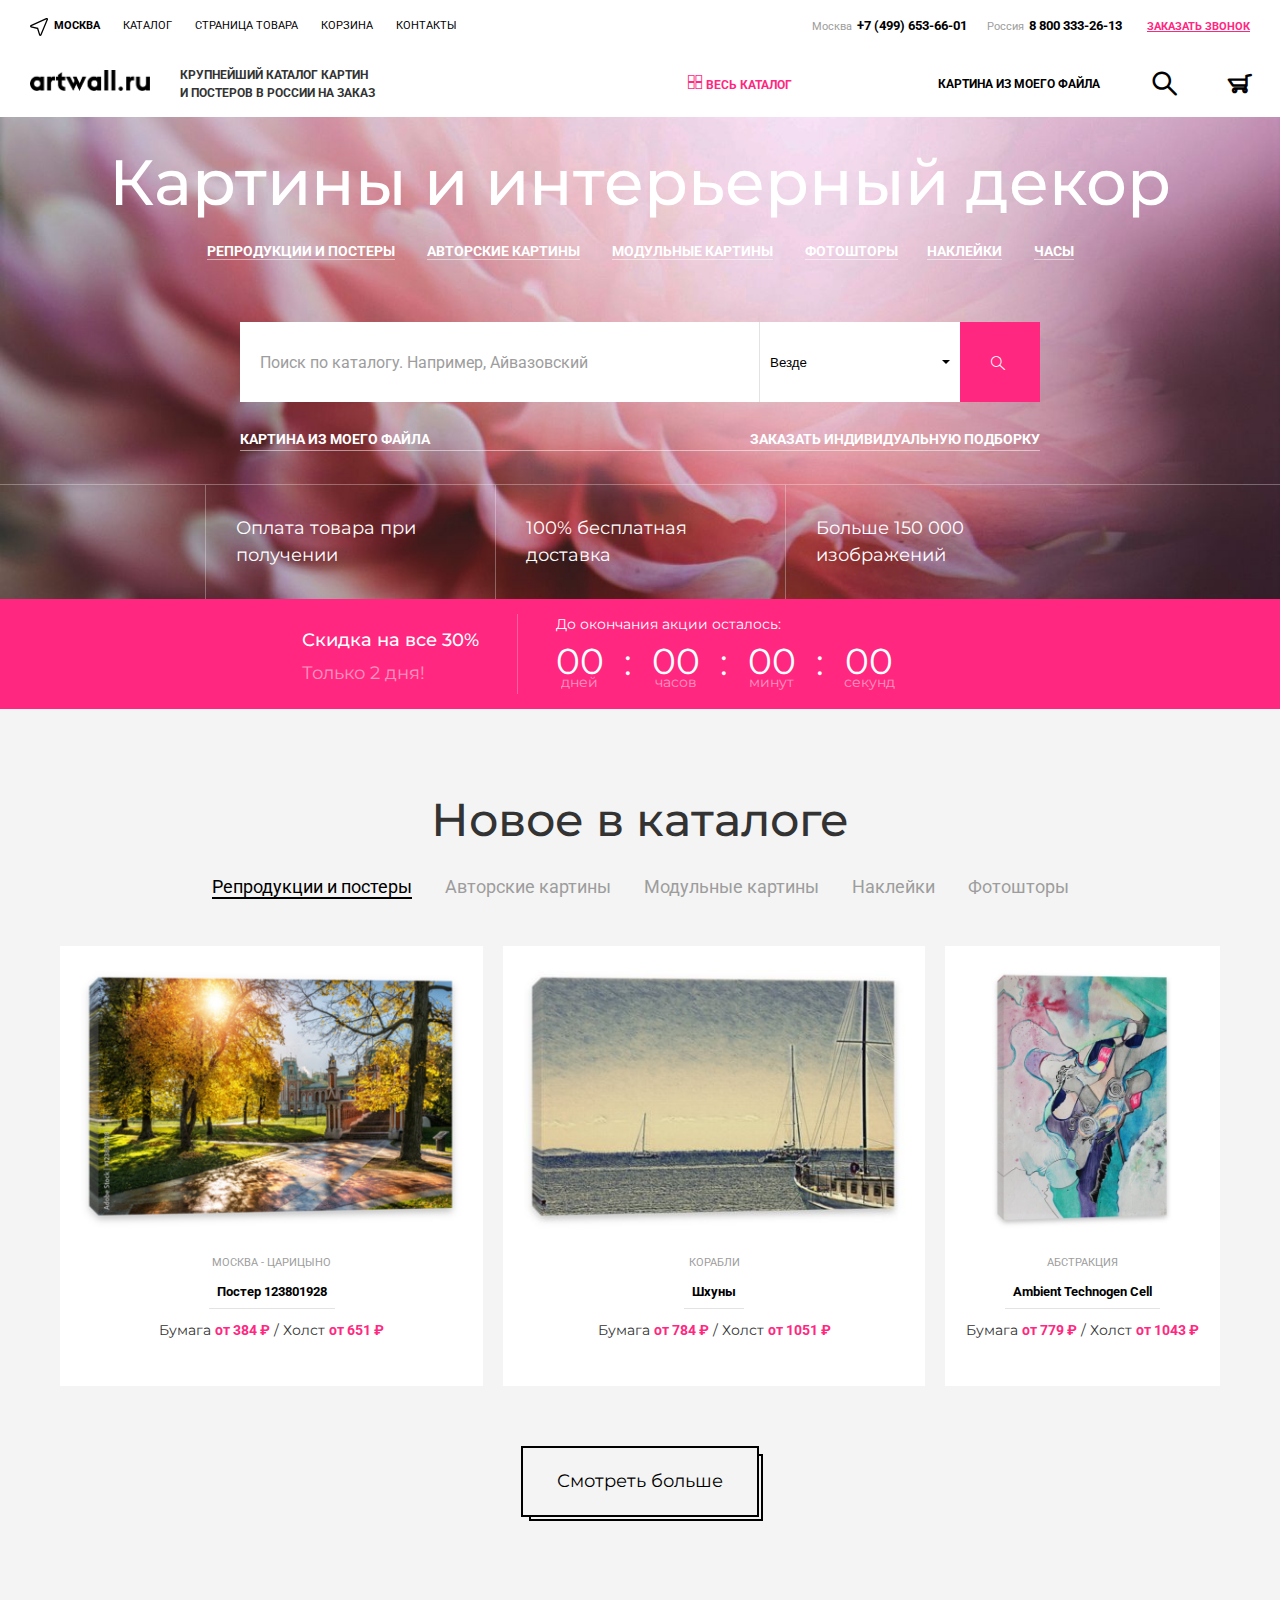
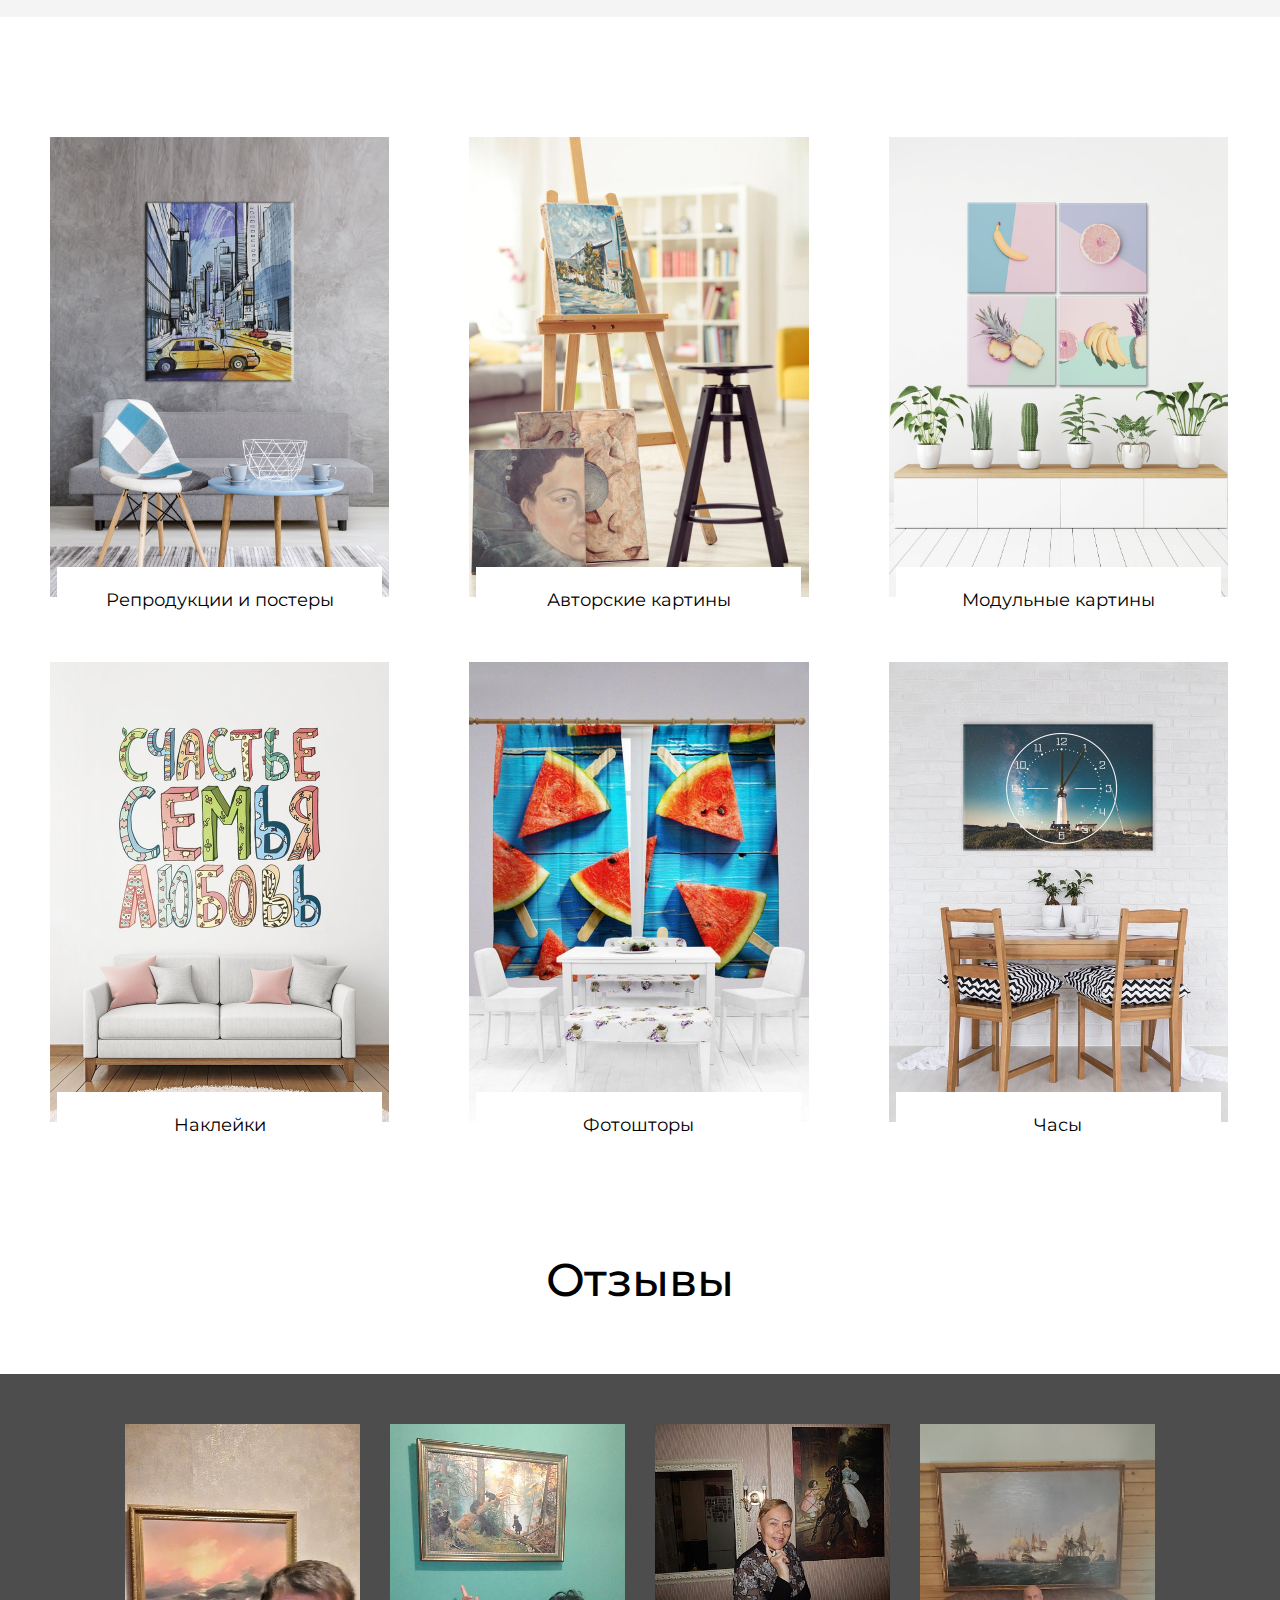
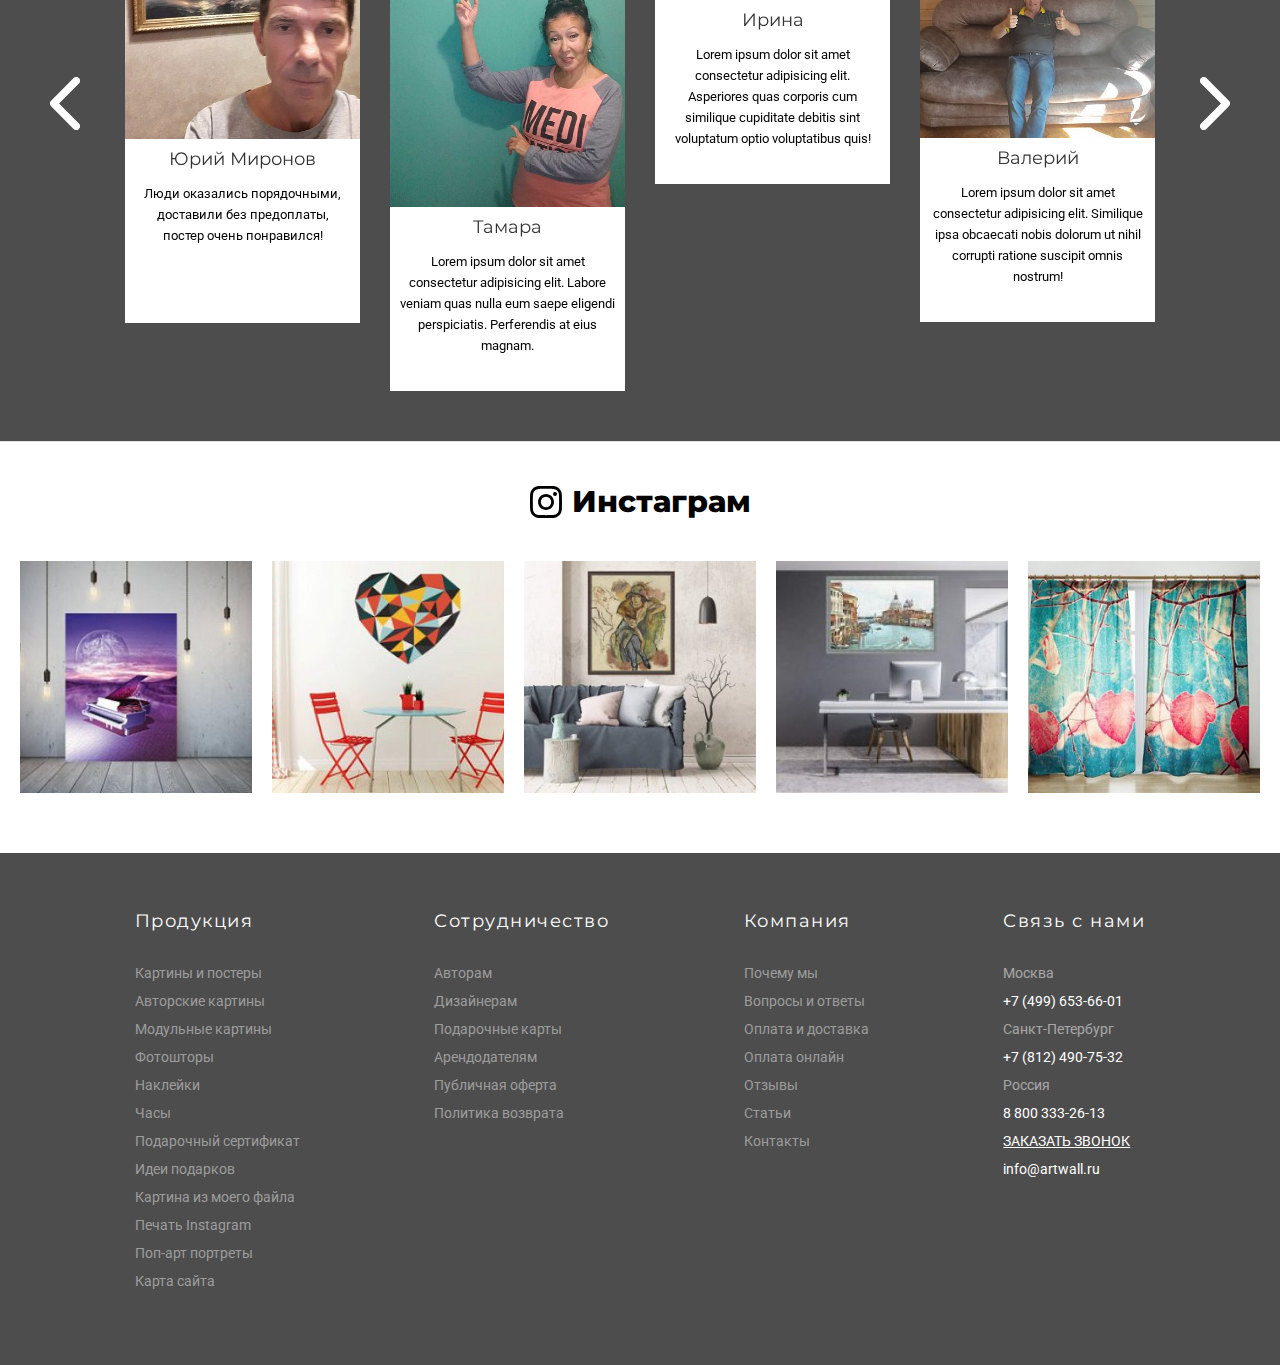
<file: index.html>
<!DOCTYPE html>
<html lang="en">
  <head>
    <meta charset="UTF-8" />
    <meta http-equiv="X-UA-Compatible" content="IE=edge" />
    <meta name="viewport" content="width=device-width, initial-scale=1.0" />
    <title>Главная</title>
    <link rel="shortcut icon" type="image/png" href="img/favicon.png"/>
    <link href="css/style.css" rel="stylesheet" />
    <script src="js/jquery-3.6.0.min.js"></script>
    <!-- Подключаем слайдер Slick -->
			<script src="js/slick.min.js"></script>  
    
  </head>
  <div class="wrapper-container">
    <!--HEADER-->
    <header class="header">
      <div class="header-nav">
          <nav>
            <input id="menu__toggle" type="checkbox" />
            <label class="menu__btn" for="menu__toggle">
              <span></span>
            </label>
              <ul class="header-navigation">
                  <li class="city-link"><a href="#" class="toggle-city"><img src="img/navigation.svg" /><b>Москва</b></a></li>
                  <li><a href="catalog.html">Каталог</a></li>
                  <li><a href="good.html">Страница товара</a></li>
                  <li><a href="cart-grid.html">Корзина</a></li>
                  <li><a href="contact.html">Контакты</a></li>
              </ul>
          </nav>
      </div>
      <div class="header-phones">
          <div><span>Москва</span><a href="tel:+74996536601">+7 (499) 653-66-01</a></div>
          <div><span>Россия</span><a href="tel:+88003332613">8 800 333-26-13</a></div>
          <div><a href="#" id="pink-link">Заказать звонок</a></div>
          <div ><a href="#" id="pink-link-mobile">Наши телефоны</a></div>
      </div>
      <div class="header-logo"><a href="index.html"></a></div>
      <div class="header-slogan">Крупнейший каталог картин<br />и постеров в России на заказ</div>
      <div class="header-catalog"><a href="#"><i class="icon-catalog"></i><span>Весь каталог</span></a></div>
      <div class="header-image"><a href="#">Картина из моего файла</a></div>
      <div class="header-search"><a href="#" ><i class="icon-search"></i></a></div>
      <div class="header-basket"><a href="cart-grid.html" <i class="icon-cart"></i><span></span></a></div>  
      <!--Элемент мобильного меню-->
      <div class="city-link"><a href="#" class="toggle-city"><img src="img/navigation.svg" /><b>Москва</b></a></div>
      <!-- Меню по клику на каталог -->
      <div class="header-menu hideMenu">
          <div class="header-menu-inside tabs">
          <ul class="nav tabs-caption ">
              <li class="active"><a href="#" >Репродукции и постеры</a></li>
              <li ><a href="#">Авторские картины</a></li>
              <li ><a href="#">Модульные картины</a></li>
          </ul>
          <div class="tab-content">
              <div class="tab-pane active tabs-content" >
                  <div class="inside">
                      <div class="menu">
                          <nav>
                              <ul>
                                  <li><a href="#" class="title">Каталог</a></li>
                                  <li><a href="#">Искусство</a></li>
                                  <li><a href="#">Постеры</a></li>
                                  <li><a href="#">Лимитированные принты</a></li>
                                  <li><a href="#">Автомобильные постеры</a></li>
                                  <li><a href="#">Карикатура</a></li>
                                  <li><a href="#">Ретро-постеры</a></li>
                              </ul>
                          </nav>
                      </div>
                      <div class="menu">
                          <nav>
                              <ul>
                                  <li><a href="#" class="title">Искусство</a></li>
                                  <li><a href="#">Художники</a></li>
                                  <li><a href="#">Батальные сцены</a></li>
                                  <li><a href="#">Ботаническая иллюстрация</a></li>
                                  <li><a href="#">Вавилонская башня</a></li>
                                  <li><a href="#">Города и карты</a></li>
                                  <li><a href="#">Гравюры по рисункам Брейгеля</a></li>
                                  <li><a href="#">Графика</a></li>
                                  <li><a href="#">Деревня</a></li>
                                  <li><a href="#" class="black">Смотреть все</a></li>
                              </ul>
                          </nav>
                      </div>
                      <div class="menu">
                          <nav>
                              <ul>
                                  <li><a href="#" class="title">Постеры</a></li>
                                  <li><a href="#">Абстракция</a></li>
                                  <li><a href="#">Алфавит</a></li>
                                  <li><a href="#">Архитектура</a></li>
                                  <li><a href="#">Глаза</a></li>
                                  <li><a href="#">Города и карты</a></li>
                                  <li><a href="#">Деловая инфографика</a></li>
                                  <li><a href="#">Деньги</a></li>
                                  <li><a href="#">Детские</a></li>
                                  <li><a href="#" class="black">Смотреть все</a></li>
                              </ul>
                          </nav>
                      </div>
                      <div class="menu">
                          <nav>
                              <ul>
                                  <li><a href="#" class="title">Новинки</a></li>
                                  <li><a href="#">Москва - Царицыно</a></li>
                                  <li><a href="#">Сербия</a></li>
                                  <li><a href="#">Миронов Станислав</a></li>
                                  <li><a href="#">Шашлык</a></li>
                                  <li><a href="#">Гончарное дело</a></li>
                                  <li><a href="#">Малахова Светлана</a></li>
                                  <li><a href="#">Бургеры, хотдоги</a></li>
                                  <li><a href="#">Осслунд Хелмер</a></li>
                                  <li><a href="#">Мофра Максим</a></li>
                              </ul>
                          </nav>
                      </div>
                      <div class="side-block">
                          <ul>
                              <li><a href="#"><i class="icon-image"></i>Картина из моего файла</a></li>
                              <li><a href="#"><i class="icon-individ"></i>Заказать подборку</a></li>
                              <li><a href="#"><i class="icon-inst"></i>Печать instagram</a></li>
                              <li><a href="#"><i class="icon-portret"></i>Поп-арт портрет по фото</a></li>
                          </ul>
                      </div>
                  </div>
              </div>
              <div class="tab-pane tabs-content" >
                  <div class="inside">
                      <div class="menu">
                          <nav>
                              <ul>
                                  <li><a href="#" class="title">Каталог</a></li>
                                  <li><a href="#">Анималистика</a></li>
                                  <li><a href="#">Городской пейзаж</a></li>
                                  <li><a href="#">Иллюстрация</a></li>
                                  <li><a href="#">Интерьер</a></li>
                                  <li><a href="#">Морской пейзаж</a></li>
                                  <li><a href="#">Ню</a></li>
                                  <li><a href="#">Пейзаж</a></li>
                                  <li><a href="#">Портрет</a></li>
                                  <li><a href="#">Разное</a></li>
                              </ul>
                          </nav>
                      </div>
                      <div class="menu">
                          <nav>
                              <ul>
                                  <li><a href="#">Сюжет</a></li>
                                  <li><a href="#">Театральный костюм</a></li>
                                  <li><a href="#" class="title">Смотреть все</a></li>
                              </ul>
                          </nav>
                      </div>
                      <div class="menu">
                          <nav>
                              <ul>

                              </ul>
                          </nav>
                      </div>
                      <div class="menu">
                          <nav>
                              <ul>

                              </ul>
                          </nav>
                      </div>
                      <div class="side-block">
                          <ul>
                              <li><a href="#"><i class="icon-image"></i>Картина из моего файла</a></li>
                              <li><a href="#"><i class="icon-individ"></i>Заказать подборку</a></li>
                              <li><a href="#"><i class="icon-inst"></i>Печать instagram</a></li>
                              <li><a href="#"><i class="icon-portret"></i>Поп-арт портрет по фото</a></li>
                          </ul>
                      </div>
                  </div>
              </div>
              <div class="tab-pane tabs-content" >
              <div class="inside">
                  <div class="menu">
                      <nav>
                          <ul>
                              <li><a href="#" class="title">Каталог</a></li>
                              <li><a href="#">Абстракция</a></li>
                              <li><a href="#">Африканские мотивы</a></li>
                              <li><a href="#">Города</a></li>
                              <li><a href="#">Детские</a></li>
                              <li><a href="#">Животные и птицы</a></li>
                              <li><a href="#">Космос</a></li>
                              <li><a href="#">Любовь</a></li>
                              <li><a href="#">Люди</a></li>
                              <li><a href="#">Море</a></li>
                          </ul>
                      </nav>
                  </div>
                  <div class="menu">
                      <nav>
                          <ul>
                              <li><a href="#">Натюрморт</a></li>
                              <li><a href="#">Природа</a></li>
                              <li><a href="#">Спорт</a></li>
                              <li><a href="#">Транспорт</a></li>
                              <li><a href="#">Фрукты</a></li>
                              <li><a href="#">Цветы</a></li>
                              <li><a href="#">Эротика</a></li>
                              <li><a href="#">Японские полиптихи</a></li>
                              <li><a href="#" class="title">Смотреть все</a></li>
                          </ul>
                      </nav>
                  </div>
                  <div class="menu">
                      <nav>
                          <ul>

                          </ul>
                      </nav>
                  </div>
                  <div class="menu">
                      <nav>
                          <ul>

                          </ul>
                      </nav>
                  </div>
                  <div class="side-block">
                      <ul>
                          <li><a href="#"><i class="icon-image"></i>Картина из моего файла</a></li>
                          <li><a href="#"><i class="icon-individ"></i>Заказать подборку</a></li>
                          <li><a href="#"><i class="icon-inst"></i>Печать instagram</a></li>
                          <li><a href="#"><i class="icon-portret"></i>Поп-арт портрет по фото</a></li>
                      </ul>
                  </div>
              </div>
              </div>
          </div>
          </div>
      </div>
      <!-- Конец меню по клику на каталог -->
  </header>
  <!--HEADER-END-->
    <div class="wrapper-main">
<div class="wrapper">
<div class="hulk" >
  <div class="hulk-main">
    <div class="inside">
      <h1 class="text-center">Картины и интерьерный декор</h1>
      <nav>
        <ul class="text-uppercase">
          <li><a href="#">Репродукции и постеры</a></li>
          <li><a href="#">Авторские картины</a></li>
          <li><a href="#">Модульные картины</a></li>
          <li><a href="#">Фотошторы</a></li><li><a href="#">Наклейки</a></li>
          <li><a href="#">Часы</a></li></ul>
      </nav>
        <div class="hulk-search"><form method="" action="">
          <p class="placeholder"><span>Поиск по каталогу. Например, </span><a href="#">Айвазовский</a></p>
          <input type="text" name="" id=""><select name="category" id="">
            <option value="">Везде</option>
            <option value="">Авторские картины</option>
            <option value="">Интерьерные наклейки</option>
            <option value="">Репродукции и постеры</option>
            <option value="">Модульные картины</option>
            <option value="">Наклейки на авто</option>
            <option value="">Фотошторы</option></select>
            <button type="submit"><i class="icon-search"></i></button></form>
          </div>
          <div class="hulk-link text-uppercase">
            <div><a href="#">Картина из моего файла</a></div>
            <div><a href="#" >Заказать индивидуальную подборку</a></div>
          </div>
        </div>
      </div>
      <div class="hulk-nav">
        <div class="inside">
          <div class="hulk-nav-item">
            <span>Оплата товара при получении</span>
            <div class="hulk-nav-item-hover">
              <p class="title">Оплата товара при получении</p>
              <p>Оплату можно произвести курьеру при доставке наличными или картой.</p>
            </div>
          </div>
          <div class="hulk-nav-item">
            <span>100% бесплатная доставка</span>
            <div class="hulk-nav-item-hover">
              <p class="title">Бесплатная доставка заказа</p>
              <p>При определенной стоимости заказа мы отправим его бесплатно курьерской службой.</p>
            </div>
          </div>
          <div class="hulk-nav-item"><span>Больше 150 000 изображений</span>
            <div class="hulk-nav-item-hover">
              <p class="title">Больше 150 000 изображений</p>
              <p>Благодаря вашим запросам мы постоянно добавляем новинки в каталог сайта.</p>
            </div>
          </div>
        </div>
      </div>
      <div class="hulk-countdown">
        <div class="inside">
          <div class="left">
            <div class="h4">Скидка на все 30%</div>
            <p>Только 2 дня!</p>
          </div>
          <div class="right"><span>До окончания акции осталось:</span>
            <div class="countdown retaimer" data-fordate="11-06-2021"><div>
              <div><span class="num">01</span><span class="subnum"></span></div>
              <div class="delimeter">:</div>
              <div><span class="num">08</span><span class="subnum"></span></div>
              <div class="delimeter">:</div>
              <div><span class="num">44</span><span class="subnum"></span></div>
              <div class="delimeter">:</div>
              <div><span class="num">54</span><span class="subnum"></span></div>
            </div>
          </div>
        </div>
      </div>
    </div>
</div>
</div>
<div class="slider-block light">
  <h2>Новое в каталоге</h2>
  <nav>    
    <ul class="morelinks" id="filter-nav" >
      <li><a rel="rep" class="current">Репродукции и постеры</a></li>
      <li><a rel="avt" >Авторские картины</a></li>
      <li><a rel="mod" >Модульные картины</a></li>
      <li><a rel="nak" >Наклейки</a></li>
      <li><a rel="fot" >Фотошторы</a></li>
    </ul>
  </nav>
  <div class="slider-block-grid" id="all-fotos">
    <div class="slider-block-item filter rep" >
      <div class="slider-block-item-wrap">
        <a href="#"><picture><img class="" src="img/goods/11.jpg"></picture></a>
        <p class="theme text-uppercase">
          <a href="#">Москва - Царицыно</a>
        </p>
        <p class="name"><a href="#">Постер 123801928</a></p>
        <p class="variants">Бумага <span>от 384&nbsp;₽</span> / Холст <span>от 651&nbsp;₽</span></p>
      </div>
    </div>
    <div class="slider-block-item rep filter avt" >
      <div class="slider-block-item-wrap">
        <a href="#">
        <picture><img class="" src="img/goods/12.jpg"></picture>
        </a>
        <p class="theme text-uppercase"><a href="#">Корабли</a></p>
        <p class="name"><a href="#">Шхуны</a></p>
        <p class="variants">Бумага <span>от 784&nbsp;₽</span> / Холст <span>от 1051&nbsp;₽</span></p>
      </div>
    </div>
    <div class="slider-block-item filter rep mod" >
      <div class="slider-block-item-wrap">
        <a href="#">
          <picture><img class="" src="img/goods/13.jpg"></picture>
        </a>        
        <p class="theme text-uppercase"><a href="#">Абстракция</a></p>
        <p class="name"><a href="#">Ambient Technogen Cell</a></p>
        <p class="variants">Бумага <span>от 779&nbsp;₽</span> / Холст <span>от 1043&nbsp;₽</span></p>
      </div>
    </div>
    <div class="slider-block-item filter mod nak" >
      <div class="slider-block-item-wrap">
        <a href="#"><picture><img class="" src="img/goods/14.jpg"></picture></a>
        <p class="theme text-uppercase"><a href="#">Современные тенденции</a></p>
        <p class="name"><a href="#">Постер к фильму «Игра в кальмара»</a></p>
        <p class="variants">Бумага <span>от 374&nbsp;₽</span> / Холст <span>от 636&nbsp;₽</span></p>
      </div>
    </div>
    <div class="slider-block-item filter fot" >
      <div class="slider-block-item-wrap">
        <a href="#">
          <picture><img src="img/goods/15.jpg"></picture></a>
          <p class="theme text-uppercase"><a href="#">Рубцова Е.В.</a></p>
          <p class="name"><a href="#">Pink trio</a></p>
          <p class="variants"><span>30000&nbsp;₽</span></p>
        </div>
      </div>
      <div class="slider-block-item filter mod avt" >
        <div class="slider-block-item-wrap">
          <a href="#"><picture><img src="img/goods/16.jpg"></picture></a>
          <p class="theme text-uppercase"><a href="#">Малуев Б.Я. (Засл. Худ-К Рсфср)</a></p>
          <p class="name"><a href="#">Мальчик Неаполя</a></p>
          <p class="variants"><span>200000&nbsp;₽</span></p>
        </div>
      </div>
      <div class="slider-block-item filter fot mod" >
        <div class="slider-block-item-wrap">
          <a href="#"><picture><img src="img/goods/17.jpg"></picture></a>
          <p class="theme text-uppercase"><a href="#">VitaliV</a></p>
          <p class="name"><a href="#">Натюрморт</a></p>
          <p class="variants"><span>11000&nbsp;₽</span></p>
        </div>
      </div>
    </div>
    <div class="text-center">
      <a href="#" class="see-more " id="morenews"><span>Смотреть больше</span></a>
    </div>
</div>
<div class="list-block">
  <div class="list-block-item text-center">
    <div class="list-block-item-img">
      <a href="#">
        <img class=""  src="img/cat_posters.jpg">
      </a>
    </div>
    <div class="list-block-item-name">
      <a href="#">Репродукции и постеры
        <div class="text-center">
          <p>Репродукции известных художников, фото-постеры разных тематик, работы современных авторов, автомобильные и ретро-постеры.</p>
          </div>
      </a>
    </div>
  </div>
  <div class="list-block-item text-center">
    <div class="list-block-item-img">
      <a href="#">
        <img src="img/cat_avtorskie.jpg"></a>
      </div>
      <div class="list-block-item-name">
        <a href="#">Авторские картины
          <div class="text-center">
            <p>Графические и живописные работы современных российских художников.</p>
            </div>
          </a>
        </div>
      </div>
      <div class="list-block-item text-center">
        <div class="list-block-item-img">
          <a href="#">
            <img src="img/cat_poly.jpg"></a>
          </div>
          <div class="list-block-item-name">
            <a href="#">Модульные картины
              <div class="text-center">
                <p>Картины на холсте, состоящие из нескольких независимых частей. Тематический рубрикатор позволит выбрать любой сюжет.</p>
              </div>
            </a>
          </div>
        </div>
        <div class="list-block-item text-center">
          <div class="list-block-item-img">
            <a href="#">
              <img  src="img/cat_stickers.jpg">
            </a>
          </div>
          <div class="list-block-item-name">
            <a href="#">Наклейки
              <div class="text-center">
                <p>Цветные и однотонные интерьерные самоклеящиеся наклейки. Могут служить декором для стен, мебели, техники.</p>
                </div>
              </a>
            </div>
          </div>
          <div class="list-block-item text-center">
            <div class="list-block-item-img">
              <a href="#">
                <img src="img/cat_curtains.jpg">
              </a>
            </div>
            <div class="list-block-item-name">
              <a href="#">
                Фотошторы
                <div class="text-center">
                  <p>Фотошторы точно в размер из ткани на выбор.</p>
                  </div>
                </a>
              </div>
            </div>
            <div class="list-block-item text-center">
              <div class="list-block-item-img">
                <a href="#">
                  <img src="img/cat_clocks.jpg">
                </a>
              </div>
              <div class="list-block-item-name">
                <a href="#">
                  Часы
                  <div class="text-center">
                    <p>Любую картину или постер из нашего каталога можно выполнить в виде интерьерных часов.</p>
                    </div>
                  </a>
                </div>
              </div>
            </div>
<div class="block-reviews">
  <div class="block-reviews__header text-center">
    <h2>Отзывы</h2>
  </div>
  <div class="slider-wrapper">
  <div class="slider">
    <div class="slider__item">
      <img src="img/reviews/2446_small.jpg" alt="">
      <div class="text-center review-name">Юрий Миронов</div>
      <div class="text-center review-text">Люди оказались порядочными, доставили без предоплаты, постер очень понравился!</div>
    </div>
    <div class="slider__item">
      <img src="img/reviews/2442_small.jpg" alt="">
      <div class="text-center review-name">Тамара</div>
      <div class="text-center review-text">Lorem ipsum dolor sit amet consectetur adipisicing elit. Labore veniam quas nulla eum saepe eligendi perspiciatis. Perferendis at eius magnam.</div>
    </div>
    <div class="slider__item ">
      <img src="img/reviews/2448_small.jpg" alt="">
      <div class="text-center review-name">Ирина</div>
      <div class="text-center review-text">Lorem ipsum dolor sit amet consectetur adipisicing elit. Asperiores quas corporis cum similique cupiditate debitis sint voluptatum optio voluptatibus quis!</div>
    </div>
    <div class="slider__item">
      <img src="img/reviews/2430_small.jpg" alt="">
      <div class="text-center review-name">Валерий</div>
      <div class="text-center review-text">Lorem ipsum dolor sit amet consectetur adipisicing elit. Similique ipsa obcaecati nobis dolorum ut nihil corrupti ratione suscipit omnis nostrum!</div>
    </div>
    <div class="slider__item">
      <img src="img/reviews/2435_small.jpg" alt="">
      <div class="text-center review-name">Lorem</div>
      <div class="text-center review-text">Lorem ipsum dolor sit amet consectetur adipisicing elit. Similique ipsa obcaecati nobis dolorum ut nihil corrupti ratione suscipit omnis nostrum!</div>
    </div>
    <div class="slider__item">
      <img src="img/reviews/2446_small.jpg" alt="">
      <div class="text-center review-name">Юрий Миронов</div>
      <div class="text-center review-text">Люди оказались порядочными, доставили без предоплаты, постер очень понравился!</div>
    </div>
    <div class="slider__item">
      <img src="img/reviews/2442_small.jpg" alt="">
      <div class="text-center review-name">Тамара</div>
      <div class="text-center review-text">Lorem ipsum dolor sit amet consectetur adipisicing elit. Labore veniam quas nulla eum saepe eligendi perspiciatis. Perferendis at eius magnam.</div>
    </div>
    <div class="slider__item ">
      <img src="img/reviews/2448_small.jpg" alt="">
      <div class="text-center review-name">Ирина</div>
      <div class="text-center review-text">Lorem ipsum dolor sit amet consectetur adipisicing elit. Asperiores quas corporis cum similique cupiditate debitis sint voluptatum optio voluptatibus quis!</div>
    </div>



  </div>
</div>
</div>
</div>
<!--FOOTER-->
<footer class="footer">
  <div class="footer-instagram">
      <a target="_blank" href="#" class="title"><img src="img/instagram.svg" />Инстаграм</a>
      <div class="footer-instagram-list">
          <div>
              <a href="#" target="_blank"><img src="img/instagram_8090.jpg"/></a>
          </div>
          <div>
              <a href="#" target="_blank"><img src="img/instagram_8089.jpg"/></a>
          </div>
          <div>
              <a href="#" target="_blank"><img src="img/instagram_8088.jpg"/></a>
        </div>
        <div>
          <a href="#" target="_blank"><img src="img/instagram_8087.jpg"/></a></div>
          <div>
              <a href="#" target="_blank"><img src="img/instagram_8086.jpg"/></a>
          </div>
      </div>
  </div>
  <div class="footer-bottom">
      <div class="footer-column" >
          <span class="column-title">Продукция<i class="icon-dropdown"></i></span>
          <ul class="footer-ul">
              <li><a href="#">Картины и постеры</a></li>
              <li><a href="#">Авторские картины</a></li>
              <li><a href="#">Модульные картины</a></li>
              <li><a href="#">Фотошторы</a></li>
              <li><a href="#">Наклейки</a></li>
              <li><a href="#">Часы</a></li>
              <li><a href="#">Подарочный сертификат</a></li>
              <li><a href="#">Идеи подарков</a></li>
              <li><a href="#">Картина из моего файла</a></li>
              <li><a href="#">Печать Instagram</a></li>
              <li><a href="#">Поп-арт портреты</a></li>
              <li><a href="#">Карта сайта</a></li>
          </ul>
      </div>
      <div class="footer-column" >
          <span class="column-title">Сотрудничество<i class="icon-dropdown"></i></span>
          <ul class="footer-ul">
              <li><a href="#">Авторам</a></li>
              <li><a href="#">Дизайнерам</a></li>
              <li><a href="#">Подарочные карты</a></li>
              <li><a href="#">Арендодателям</a></li>
              <li><a href="#">Публичная оферта</a></li>
              <li><a href="#">Политика возврата</a></li>
          </ul>
      </div>
      <div class="footer-column" >
          <span class="column-title" >Компания<i class="icon-dropdown"></i></span>
          <ul class="footer-ul">
              <li><a href="#">Почему мы</a></li>
              <li><a href="#">Вопросы и ответы</a></li>
              <li><a href="#">Оплата и доставка</a></li>
              <li><a href="#">Оплата онлайн</a></li>
              <li><a href="#">Отзывы</a></li>
              <li><a href="#">Статьи</a></li>
              <li><a href="#">Контакты</a></li>
          </ul>
      </div>
      <div class="footer-column" >
          <span class="column-title">Связь с нами<i class="icon-dropdown"></i></span>
          <ul class="footer-ul" >
              <li><p>Москва</p><a href="tel:+74996536601">+7 (499) 653-66-01</a></li>
              <li><p>Санкт-Петербург</p><a href="tel:+78124907532">+7 (812) 490-75-32</a></li>
              <li><p>Россия</p><a href="tel:+88003332613">8 800 333-26-13</a></li>
              <li><a href="#" class="callback">Заказать звонок</a></li>
              <li><a href="mailto:info@artwall.ru">info@artwall.ru</a></li>
          </ul>
      </div>
  </div>
</footer>
<!--FOOTER-END-->
    <script src="js/script.js"></script>
    <script src="js/timer.js"></script>
    <script src="js/main.js"></script>
    </div>
  </body>
</html>
</file>
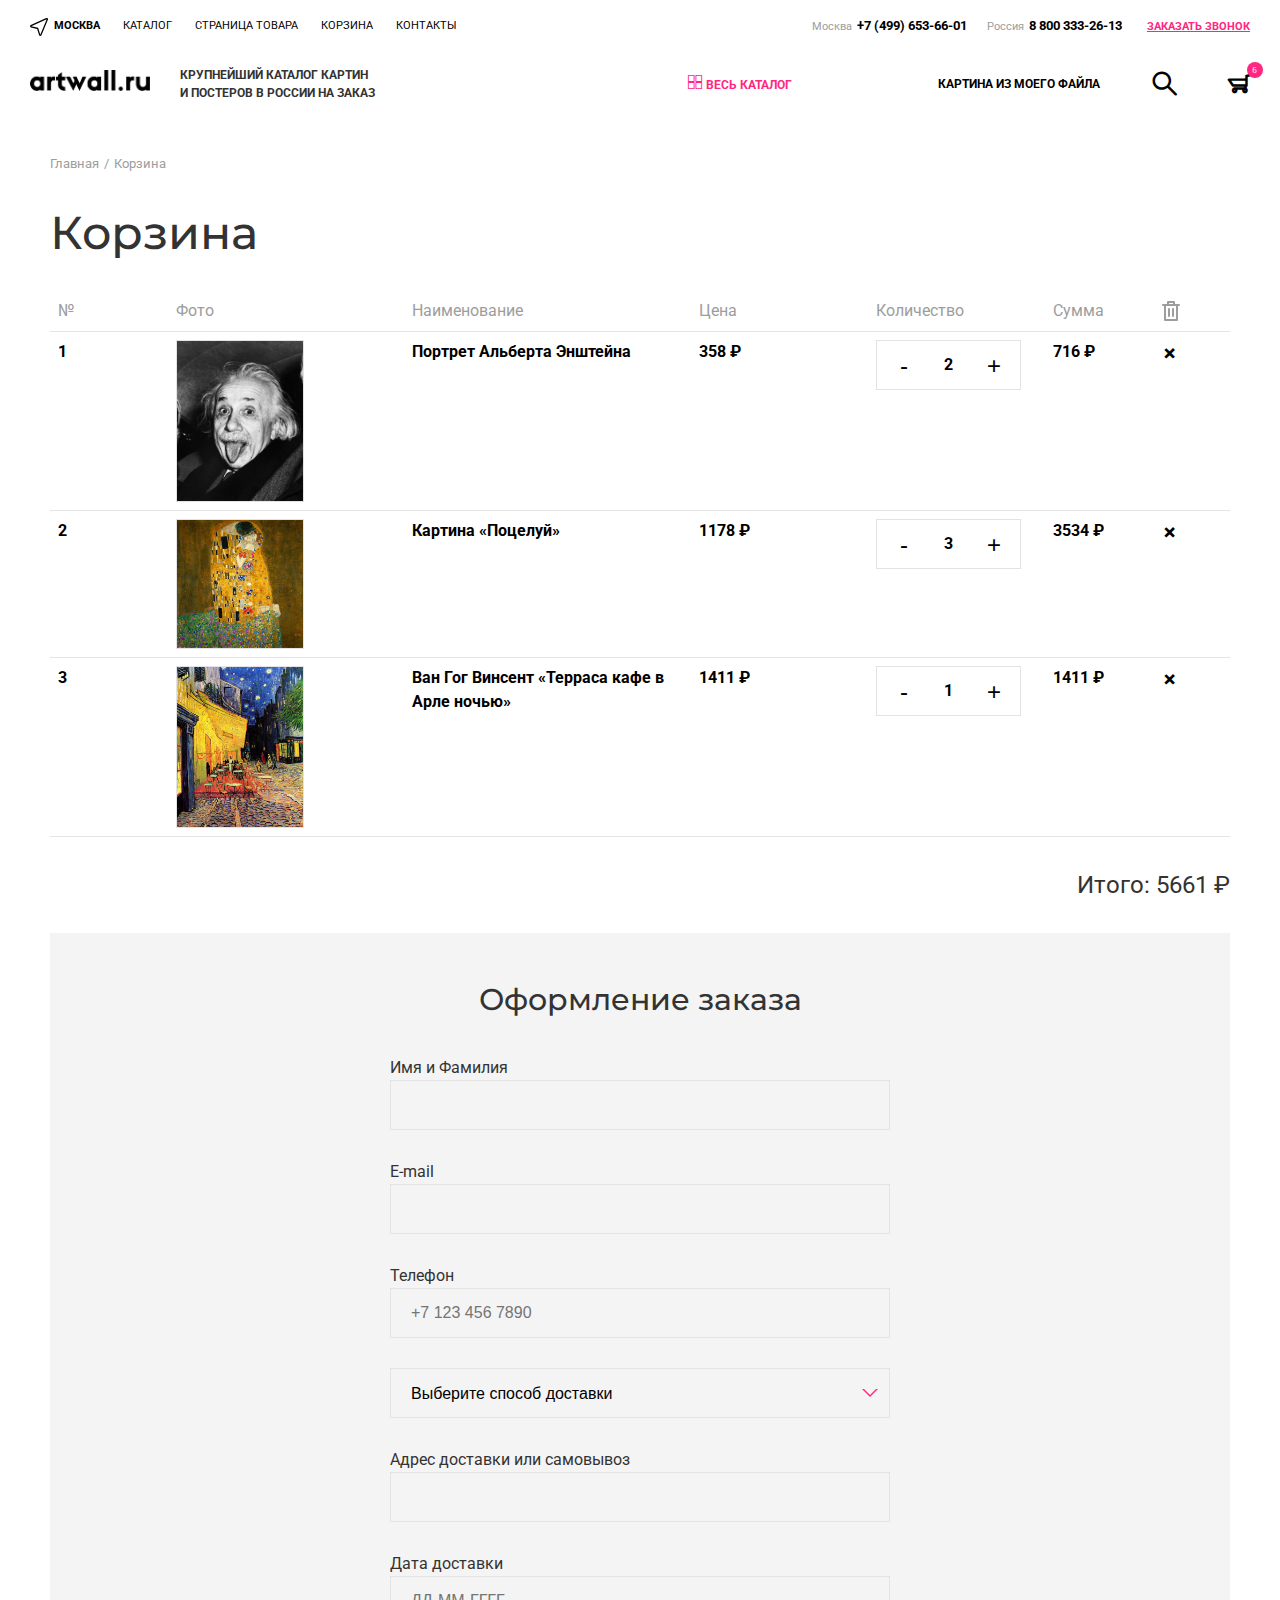
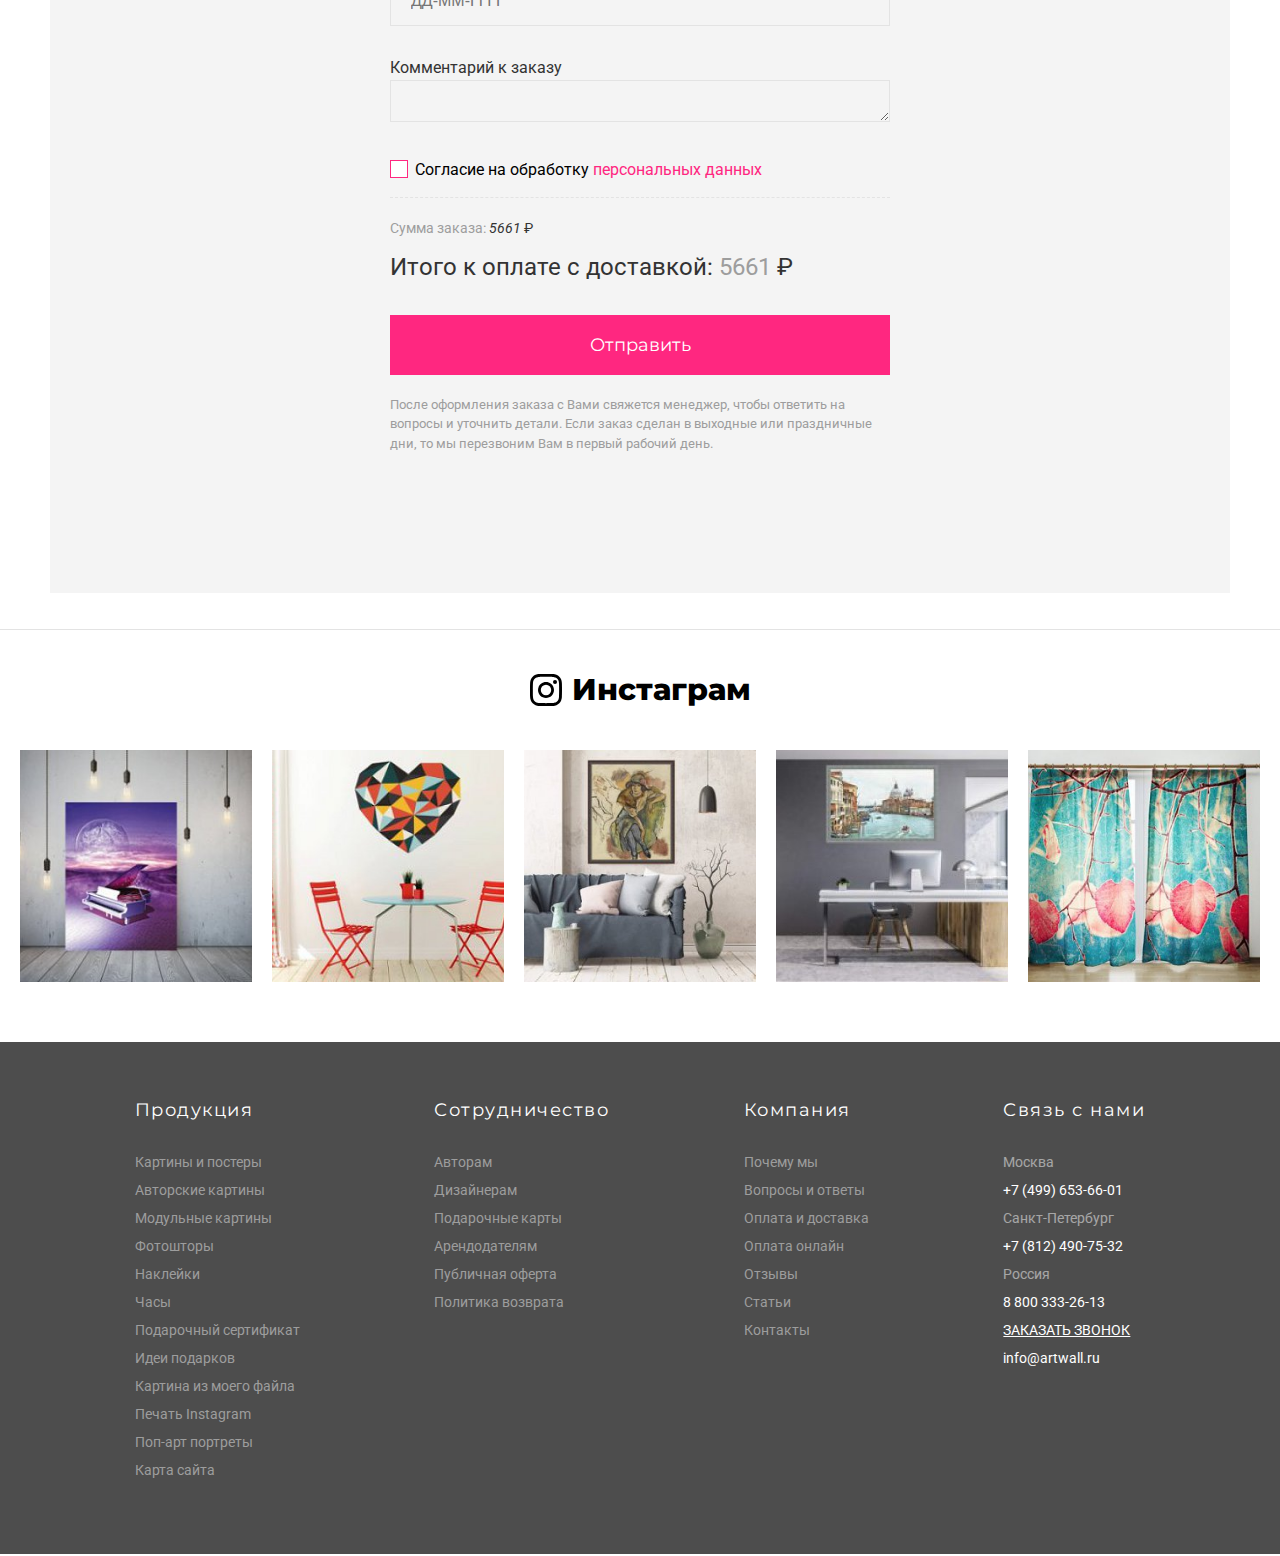
<file: cart-grid.html>
<!DOCTYPE html>
<html lang="en">
<head>
    <meta charset="UTF-8" />
    <meta http-equiv="X-UA-Compatible" content="IE=edge" />
    <meta name="viewport" content="width=device-width, initial-scale=1.0" />
    <title>Корзина</title>
    <link rel="shortcut icon" type="image/png" href="img/favicon.png"/>
    <link href="css/style.css" rel="stylesheet" />
    <script src="js/jquery-3.6.0.min.js"></script>
    <!-- Подключаем слайдер Slick 
    <script src="js/slick.min.js"></script>  -->
    
</head>
<div class="wrapper-container">
    <!--HEADER-->
    <header class="header">
      <div class="header-nav">
          <nav>
            <input id="menu__toggle" type="checkbox" />
            <label class="menu__btn" for="menu__toggle">
              <span></span>
            </label>
              <ul class="header-navigation">
                  <li class="city-link"><a href="#" class="toggle-city"><img src="img/navigation.svg" /><b>Москва</b></a></li>
                  <li><a href="catalog.html">Каталог</a></li>
                  <li><a href="good.html">Страница товара</a></li>
                  <li><a href="cart-grid.html">Корзина</a></li>
                  <li><a href="contact.html">Контакты</a></li>
              </ul>
          </nav>
      </div>
      <div class="header-phones">
          <div><span>Москва</span><a href="tel:+74996536601">+7 (499) 653-66-01</a></div>
          <div><span>Россия</span><a href="tel:+88003332613">8 800 333-26-13</a></div>
          <div><a href="#" id="pink-link">Заказать звонок</a></div>
          <div ><a href="#" id="pink-link-mobile">Наши телефоны</a></div>
      </div>
      <div class="header-logo"><a href="index.html"></a></div>
      <div class="header-slogan">Крупнейший каталог картин<br />и постеров в России на заказ</div>
      <div class="header-catalog"><a href="#"><i class="icon-catalog"></i><span>Весь каталог</span></a></div>
      <div class="header-image"><a href="#">Картина из моего файла</a></div>
      <div class="header-search"><a href="#" ><i class="icon-search"></i></a></div>
      <div class="header-basket"><a href="cart-grid.html" <i class="icon-cart"></i><span></span></a></div>  
      <!--Элемент мобильного меню-->
      <div class="city-link"><a href="#" class="toggle-city"><img src="img/navigation.svg" /><b>Москва</b></a></div>
      <!-- Меню по клику на каталог -->
      <div class="header-menu hideMenu">
          <div class="header-menu-inside tabs">
          <ul class="nav tabs-caption ">
              <li class="active"><a href="#" >Репродукции и постеры</a></li>
              <li ><a href="#">Авторские картины</a></li>
              <li ><a href="#">Модульные картины</a></li>
          </ul>
          <div class="tab-content">
              <div class="tab-pane active tabs-content" >
                  <div class="inside">
                      <div class="menu">
                          <nav>
                              <ul>
                                  <li><a href="#" class="title">Каталог</a></li>
                                  <li><a href="#">Искусство</a></li>
                                  <li><a href="#">Постеры</a></li>
                                  <li><a href="#">Лимитированные принты</a></li>
                                  <li><a href="#">Автомобильные постеры</a></li>
                                  <li><a href="#">Карикатура</a></li>
                                  <li><a href="#">Ретро-постеры</a></li>
                              </ul>
                          </nav>
                      </div>
                      <div class="menu">
                          <nav>
                              <ul>
                                  <li><a href="#" class="title">Искусство</a></li>
                                  <li><a href="#">Художники</a></li>
                                  <li><a href="#">Батальные сцены</a></li>
                                  <li><a href="#">Ботаническая иллюстрация</a></li>
                                  <li><a href="#">Вавилонская башня</a></li>
                                  <li><a href="#">Города и карты</a></li>
                                  <li><a href="#">Гравюры по рисункам Брейгеля</a></li>
                                  <li><a href="#">Графика</a></li>
                                  <li><a href="#">Деревня</a></li>
                                  <li><a href="#" class="black">Смотреть все</a></li>
                              </ul>
                          </nav>
                      </div>
                      <div class="menu">
                          <nav>
                              <ul>
                                  <li><a href="#" class="title">Постеры</a></li>
                                  <li><a href="#">Абстракция</a></li>
                                  <li><a href="#">Алфавит</a></li>
                                  <li><a href="#">Архитектура</a></li>
                                  <li><a href="#">Глаза</a></li>
                                  <li><a href="#">Города и карты</a></li>
                                  <li><a href="#">Деловая инфографика</a></li>
                                  <li><a href="#">Деньги</a></li>
                                  <li><a href="#">Детские</a></li>
                                  <li><a href="#" class="black">Смотреть все</a></li>
                              </ul>
                          </nav>
                      </div>
                      <div class="menu">
                          <nav>
                              <ul>
                                  <li><a href="#" class="title">Новинки</a></li>
                                  <li><a href="#">Москва - Царицыно</a></li>
                                  <li><a href="#">Сербия</a></li>
                                  <li><a href="#">Миронов Станислав</a></li>
                                  <li><a href="#">Шашлык</a></li>
                                  <li><a href="#">Гончарное дело</a></li>
                                  <li><a href="#">Малахова Светлана</a></li>
                                  <li><a href="#">Бургеры, хотдоги</a></li>
                                  <li><a href="#">Осслунд Хелмер</a></li>
                                  <li><a href="#">Мофра Максим</a></li>
                              </ul>
                          </nav>
                      </div>
                      <div class="side-block">
                          <ul>
                              <li><a href="#"><i class="icon-image"></i>Картина из моего файла</a></li>
                              <li><a href="#"><i class="icon-individ"></i>Заказать подборку</a></li>
                              <li><a href="#"><i class="icon-inst"></i>Печать instagram</a></li>
                              <li><a href="#"><i class="icon-portret"></i>Поп-арт портрет по фото</a></li>
                          </ul>
                      </div>
                  </div>
              </div>
              <div class="tab-pane tabs-content" >
                  <div class="inside">
                      <div class="menu">
                          <nav>
                              <ul>
                                  <li><a href="#" class="title">Каталог</a></li>
                                  <li><a href="#">Анималистика</a></li>
                                  <li><a href="#">Городской пейзаж</a></li>
                                  <li><a href="#">Иллюстрация</a></li>
                                  <li><a href="#">Интерьер</a></li>
                                  <li><a href="#">Морской пейзаж</a></li>
                                  <li><a href="#">Ню</a></li>
                                  <li><a href="#">Пейзаж</a></li>
                                  <li><a href="#">Портрет</a></li>
                                  <li><a href="#">Разное</a></li>
                              </ul>
                          </nav>
                      </div>
                      <div class="menu">
                          <nav>
                              <ul>
                                  <li><a href="#">Сюжет</a></li>
                                  <li><a href="#">Театральный костюм</a></li>
                                  <li><a href="#" class="title">Смотреть все</a></li>
                              </ul>
                          </nav>
                      </div>
                      <div class="menu">
                          <nav>
                              <ul>

                              </ul>
                          </nav>
                      </div>
                      <div class="menu">
                          <nav>
                              <ul>

                              </ul>
                          </nav>
                      </div>
                      <div class="side-block">
                          <ul>
                              <li><a href="#"><i class="icon-image"></i>Картина из моего файла</a></li>
                              <li><a href="#"><i class="icon-individ"></i>Заказать подборку</a></li>
                              <li><a href="#"><i class="icon-inst"></i>Печать instagram</a></li>
                              <li><a href="#"><i class="icon-portret"></i>Поп-арт портрет по фото</a></li>
                          </ul>
                      </div>
                  </div>
              </div>
              <div class="tab-pane tabs-content" >
              <div class="inside">
                  <div class="menu">
                      <nav>
                          <ul>
                              <li><a href="#" class="title">Каталог</a></li>
                              <li><a href="#">Абстракция</a></li>
                              <li><a href="#">Африканские мотивы</a></li>
                              <li><a href="#">Города</a></li>
                              <li><a href="#">Детские</a></li>
                              <li><a href="#">Животные и птицы</a></li>
                              <li><a href="#">Космос</a></li>
                              <li><a href="#">Любовь</a></li>
                              <li><a href="#">Люди</a></li>
                              <li><a href="#">Море</a></li>
                          </ul>
                      </nav>
                  </div>
                  <div class="menu">
                      <nav>
                          <ul>
                              <li><a href="#">Натюрморт</a></li>
                              <li><a href="#">Природа</a></li>
                              <li><a href="#">Спорт</a></li>
                              <li><a href="#">Транспорт</a></li>
                              <li><a href="#">Фрукты</a></li>
                              <li><a href="#">Цветы</a></li>
                              <li><a href="#">Эротика</a></li>
                              <li><a href="#">Японские полиптихи</a></li>
                              <li><a href="#" class="title">Смотреть все</a></li>
                          </ul>
                      </nav>
                  </div>
                  <div class="menu">
                      <nav>
                          <ul>

                          </ul>
                      </nav>
                  </div>
                  <div class="menu">
                      <nav>
                          <ul>

                          </ul>
                      </nav>
                  </div>
                  <div class="side-block">
                      <ul>
                          <li><a href="#"><i class="icon-image"></i>Картина из моего файла</a></li>
                          <li><a href="#"><i class="icon-individ"></i>Заказать подборку</a></li>
                          <li><a href="#"><i class="icon-inst"></i>Печать instagram</a></li>
                          <li><a href="#"><i class="icon-portret"></i>Поп-арт портрет по фото</a></li>
                      </ul>
                  </div>
              </div>
              </div>
          </div>
          </div>
      </div>
      <!-- Конец меню по клику на каталог -->
  </header>
  <!--HEADER-END-->
<main>
    <div class="wrapper-main">
        <div class="cart-page">
            <ol class="breadcrumb">
                <li><a href="/">Главная</a></li><li class="active">Корзина</li>
            </ol>
            <section>
                <div class="container top-section">
                    <h1>Корзина</h1>
                </div>
            </section>
            <section class="table">
            <div class="container-table">
            </div>
            <div class="total-sum"></div>
            </section> 
            <section class="form">
            <div class="container checkout">
                <h2>Оформление заказа</h2>
                <form action="https://jsonplaceholder.typicode.com/posts" method="POST">
                    <div class="form-group">
                        <label >Имя и Фамилия</label>
                        <input type="text" id="name">
                    </div>
                    <div class="form-group">
                        <label >E-mail</label>
                        <input type="text" id="mail">
                    </div>
                    <div class="form-group">
                        <label>Телефон</label>
                        <input type="text" id="phone" placeholder="+7 123 456 7890">
                    </div>
                    <div class="form-group select-wrapper">

                    </div>
                    <div class="form-group">
                        <label >Адрес доставки или самовывоз</label>
                        <input type="text" id="address">
                    </div>
                    <div class="form-group">
                        <label>Дата доставки</label>
                        <input type="text" id="date" placeholder="ДД-ММ-ГГГГ" autocomplete="off" />
                    </div>
                    <div class="form-group">
                        <label>Комментарий к заказу</label>
                        <textarea id="comment"></textarea>
                    </div>
                    <div class="btn-group" >
                        <input type="checkbox" id="agree" name="agree" autocomplete="off">
                        <label class="btn" for="agree">Согласие на обработку <a href="/sections/confident" target="_blank">персональных данных</a></label>
                    </div>
                    <div class="total-order">
                        <p class="total-order__full">
                            <span>Сумма заказа:</span>&nbsp;<i></i>&nbsp;₽</p>
                            <p class="total-order__all">Итого к оплате с доставкой: <span class="total-price"></span>&nbsp;₽</p>
                        </div>
                        <button type="button" class="red-btn">Отправить</button>
                        <p class="order-quote">После оформления заказа с Вами свяжется менеджер, чтобы ответить на вопросы и уточнить детали. Если заказ сделан в выходные или праздничные дни, то мы перезвоним Вам в первый рабочий день.</p>
                    </form>
                </div>
            </section>
        </div>
</div>
</main>
<!--FOOTER-->
<footer class="footer">
  <div class="footer-instagram">
      <a target="_blank" href="#" class="title"><img src="img/instagram.svg" />Инстаграм</a>
      <div class="footer-instagram-list">
          <div>
              <a href="#" target="_blank"><img src="img/instagram_8090.jpg"/></a>
          </div>
          <div>
              <a href="#" target="_blank"><img src="img/instagram_8089.jpg"/></a>
          </div>
          <div>
              <a href="#" target="_blank"><img src="img/instagram_8088.jpg"/></a>
        </div>
        <div>
          <a href="#" target="_blank"><img src="img/instagram_8087.jpg"/></a></div>
          <div>
              <a href="#" target="_blank"><img src="img/instagram_8086.jpg"/></a>
          </div>
      </div>
  </div>
  <div class="footer-bottom">
      <div class="footer-column" >
          <span class="column-title">Продукция<i class="icon-dropdown"></i></span>
          <ul class="footer-ul">
              <li><a href="#">Картины и постеры</a></li>
              <li><a href="#">Авторские картины</a></li>
              <li><a href="#">Модульные картины</a></li>
              <li><a href="#">Фотошторы</a></li>
              <li><a href="#">Наклейки</a></li>
              <li><a href="#">Часы</a></li>
              <li><a href="#">Подарочный сертификат</a></li>
              <li><a href="#">Идеи подарков</a></li>
              <li><a href="#">Картина из моего файла</a></li>
              <li><a href="#">Печать Instagram</a></li>
              <li><a href="#">Поп-арт портреты</a></li>
              <li><a href="#">Карта сайта</a></li>
          </ul>
      </div>
      <div class="footer-column" >
          <span class="column-title">Сотрудничество<i class="icon-dropdown"></i></span>
          <ul class="footer-ul">
              <li><a href="#">Авторам</a></li>
              <li><a href="#">Дизайнерам</a></li>
              <li><a href="#">Подарочные карты</a></li>
              <li><a href="#">Арендодателям</a></li>
              <li><a href="#">Публичная оферта</a></li>
              <li><a href="#">Политика возврата</a></li>
          </ul>
      </div>
      <div class="footer-column" >
          <span class="column-title" >Компания<i class="icon-dropdown"></i></span>
          <ul class="footer-ul">
              <li><a href="#">Почему мы</a></li>
              <li><a href="#">Вопросы и ответы</a></li>
              <li><a href="#">Оплата и доставка</a></li>
              <li><a href="#">Оплата онлайн</a></li>
              <li><a href="#">Отзывы</a></li>
              <li><a href="#">Статьи</a></li>
              <li><a href="#">Контакты</a></li>
          </ul>
      </div>
      <div class="footer-column" >
          <span class="column-title">Связь с нами<i class="icon-dropdown"></i></span>
          <ul class="footer-ul" >
              <li><p>Москва</p><a href="tel:+74996536601">+7 (499) 653-66-01</a></li>
              <li><p>Санкт-Петербург</p><a href="tel:+78124907532">+7 (812) 490-75-32</a></li>
              <li><p>Россия</p><a href="tel:+88003332613">8 800 333-26-13</a></li>
              <li><a href="#" class="callback">Заказать звонок</a></li>
              <li><a href="mailto:info@artwall.ru">info@artwall.ru</a></li>
          </ul>
      </div>
  </div>
</footer>
<!--FOOTER-END-->
</div>
    <script src="js/script.js"></script>
    <script src="js/cart-grid.js"></script>
    <script src="js/modal.js"></script>
  </body>
</html>
</file>
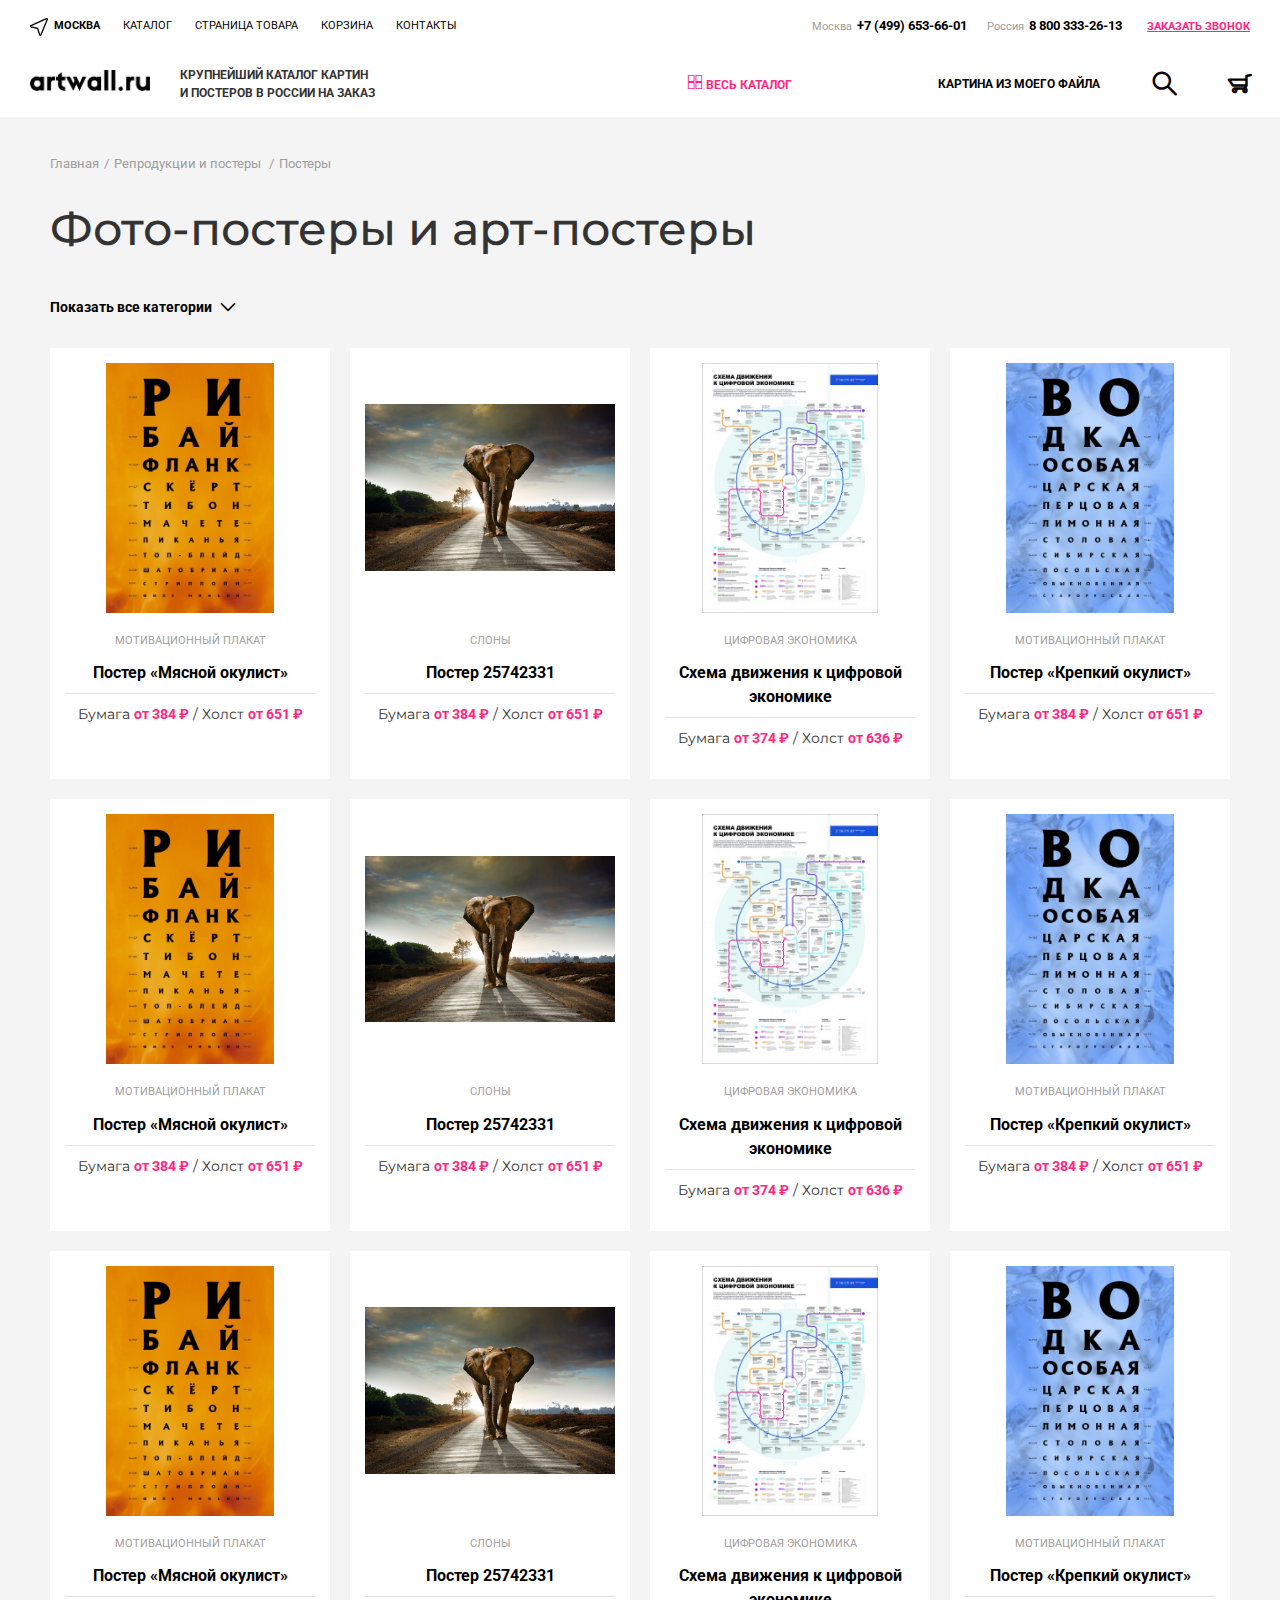
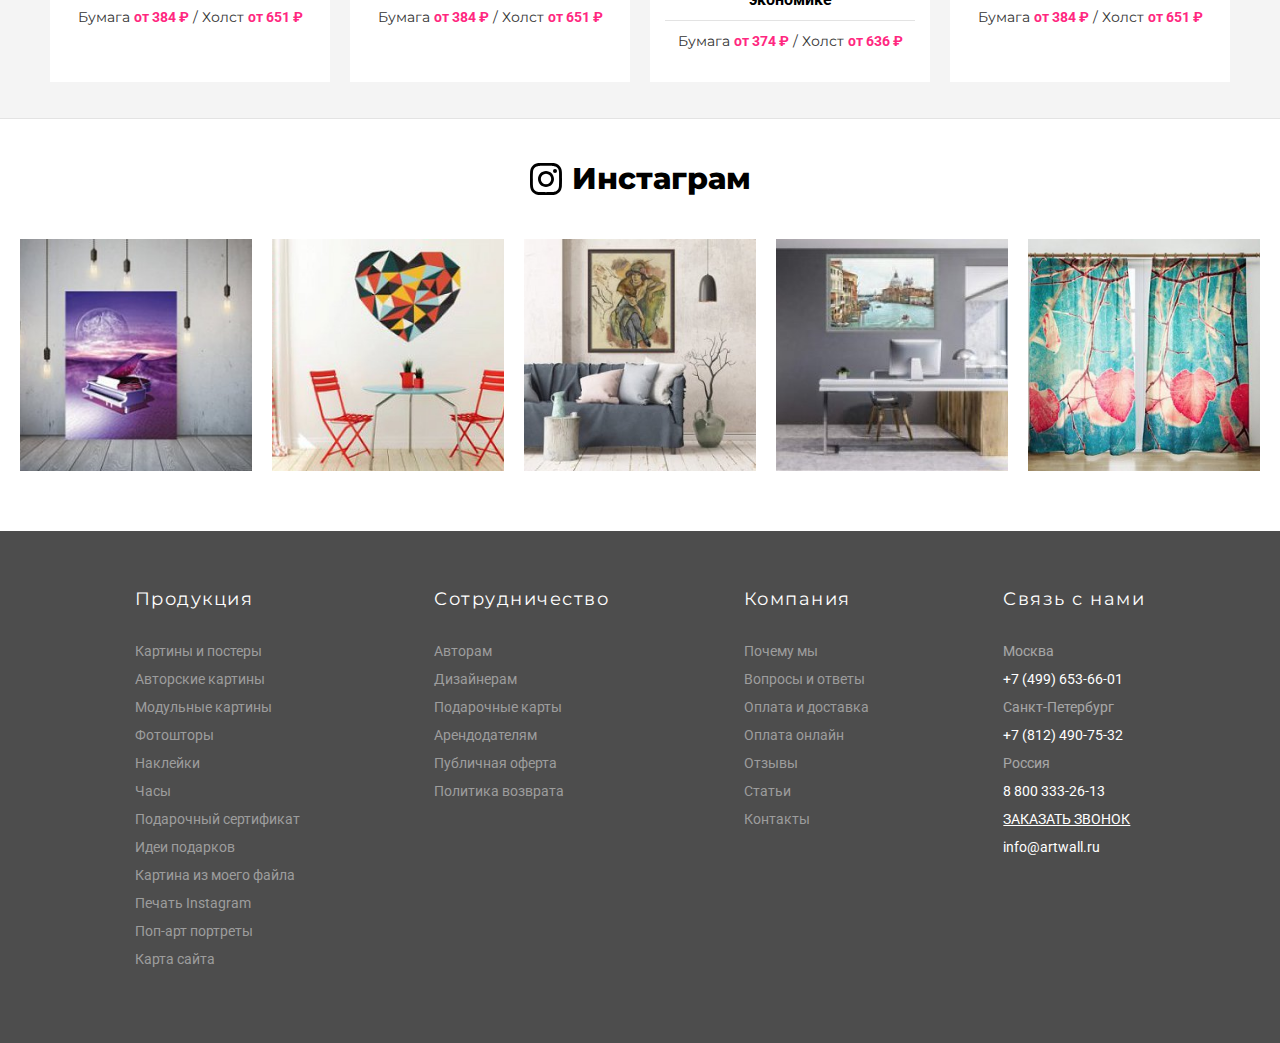
<file: catalog.html>
<!DOCTYPE html>
<html lang="en">
  <head>
    <meta charset="UTF-8" />
    <meta http-equiv="X-UA-Compatible" content="IE=edge" />
    <meta name="viewport" content="width=device-width, initial-scale=1.0" />
    <title>Каталог</title>
    <link rel="shortcut icon" type="image/png" href="img/favicon.png"/>
    <link href="css/style.css" rel="stylesheet" />
    <script src="js/jquery-3.6.0.min.js"></script>
    <!-- Подключаем слайдер Slick 
			<script src="js/slick.min.js"></script>  -->
    
</head>
<div class="wrapper-container">
    <!--HEADER-->
    <header class="header">
      <div class="header-nav">
          <nav>
            <input id="menu__toggle" type="checkbox" />
            <label class="menu__btn" for="menu__toggle">
              <span></span>
            </label>
              <ul class="header-navigation">
                  <li class="city-link"><a href="#" class="toggle-city"><img src="img/navigation.svg" /><b>Москва</b></a></li>
                  <li><a href="catalog.html">Каталог</a></li>
                  <li><a href="good.html">Страница товара</a></li>
                  <li><a href="cart-grid.html">Корзина</a></li>
                  <li><a href="contact.html">Контакты</a></li>
              </ul>
          </nav>
      </div>
      <div class="header-phones">
          <div><span>Москва</span><a href="tel:+74996536601">+7 (499) 653-66-01</a></div>
          <div><span>Россия</span><a href="tel:+88003332613">8 800 333-26-13</a></div>
          <div><a href="#" id="pink-link">Заказать звонок</a></div>
          <div ><a href="#" id="pink-link-mobile">Наши телефоны</a></div>
      </div>
      <div class="header-logo"><a href="index.html"></a></div>
      <div class="header-slogan">Крупнейший каталог картин<br />и постеров в России на заказ</div>
      <div class="header-catalog"><a href="#"><i class="icon-catalog"></i><span>Весь каталог</span></a></div>
      <div class="header-image"><a href="#">Картина из моего файла</a></div>
      <div class="header-search"><a href="#" ><i class="icon-search"></i></a></div>
      <div class="header-basket"><a href="cart-grid.html" <i class="icon-cart"></i><span></span></a></div>  
      <!--Элемент мобильного меню-->
      <div class="city-link"><a href="#" class="toggle-city"><img src="img/navigation.svg" /><b>Москва</b></a></div>
      <!-- Меню по клику на каталог -->
      <div class="header-menu hideMenu">
          <div class="header-menu-inside tabs">
          <ul class="nav tabs-caption ">
              <li class="active"><a href="#" >Репродукции и постеры</a></li>
              <li ><a href="#">Авторские картины</a></li>
              <li ><a href="#">Модульные картины</a></li>
          </ul>
          <div class="tab-content">
              <div class="tab-pane active tabs-content" >
                  <div class="inside">
                      <div class="menu">
                          <nav>
                              <ul>
                                  <li><a href="#" class="title">Каталог</a></li>
                                  <li><a href="#">Искусство</a></li>
                                  <li><a href="#">Постеры</a></li>
                                  <li><a href="#">Лимитированные принты</a></li>
                                  <li><a href="#">Автомобильные постеры</a></li>
                                  <li><a href="#">Карикатура</a></li>
                                  <li><a href="#">Ретро-постеры</a></li>
                              </ul>
                          </nav>
                      </div>
                      <div class="menu">
                          <nav>
                              <ul>
                                  <li><a href="#" class="title">Искусство</a></li>
                                  <li><a href="#">Художники</a></li>
                                  <li><a href="#">Батальные сцены</a></li>
                                  <li><a href="#">Ботаническая иллюстрация</a></li>
                                  <li><a href="#">Вавилонская башня</a></li>
                                  <li><a href="#">Города и карты</a></li>
                                  <li><a href="#">Гравюры по рисункам Брейгеля</a></li>
                                  <li><a href="#">Графика</a></li>
                                  <li><a href="#">Деревня</a></li>
                                  <li><a href="#" class="black">Смотреть все</a></li>
                              </ul>
                          </nav>
                      </div>
                      <div class="menu">
                          <nav>
                              <ul>
                                  <li><a href="#" class="title">Постеры</a></li>
                                  <li><a href="#">Абстракция</a></li>
                                  <li><a href="#">Алфавит</a></li>
                                  <li><a href="#">Архитектура</a></li>
                                  <li><a href="#">Глаза</a></li>
                                  <li><a href="#">Города и карты</a></li>
                                  <li><a href="#">Деловая инфографика</a></li>
                                  <li><a href="#">Деньги</a></li>
                                  <li><a href="#">Детские</a></li>
                                  <li><a href="#" class="black">Смотреть все</a></li>
                              </ul>
                          </nav>
                      </div>
                      <div class="menu">
                          <nav>
                              <ul>
                                  <li><a href="#" class="title">Новинки</a></li>
                                  <li><a href="#">Москва - Царицыно</a></li>
                                  <li><a href="#">Сербия</a></li>
                                  <li><a href="#">Миронов Станислав</a></li>
                                  <li><a href="#">Шашлык</a></li>
                                  <li><a href="#">Гончарное дело</a></li>
                                  <li><a href="#">Малахова Светлана</a></li>
                                  <li><a href="#">Бургеры, хотдоги</a></li>
                                  <li><a href="#">Осслунд Хелмер</a></li>
                                  <li><a href="#">Мофра Максим</a></li>
                              </ul>
                          </nav>
                      </div>
                      <div class="side-block">
                          <ul>
                              <li><a href="#"><i class="icon-image"></i>Картина из моего файла</a></li>
                              <li><a href="#"><i class="icon-individ"></i>Заказать подборку</a></li>
                              <li><a href="#"><i class="icon-inst"></i>Печать instagram</a></li>
                              <li><a href="#"><i class="icon-portret"></i>Поп-арт портрет по фото</a></li>
                          </ul>
                      </div>
                  </div>
              </div>
              <div class="tab-pane tabs-content" >
                  <div class="inside">
                      <div class="menu">
                          <nav>
                              <ul>
                                  <li><a href="#" class="title">Каталог</a></li>
                                  <li><a href="#">Анималистика</a></li>
                                  <li><a href="#">Городской пейзаж</a></li>
                                  <li><a href="#">Иллюстрация</a></li>
                                  <li><a href="#">Интерьер</a></li>
                                  <li><a href="#">Морской пейзаж</a></li>
                                  <li><a href="#">Ню</a></li>
                                  <li><a href="#">Пейзаж</a></li>
                                  <li><a href="#">Портрет</a></li>
                                  <li><a href="#">Разное</a></li>
                              </ul>
                          </nav>
                      </div>
                      <div class="menu">
                          <nav>
                              <ul>
                                  <li><a href="#">Сюжет</a></li>
                                  <li><a href="#">Театральный костюм</a></li>
                                  <li><a href="#" class="title">Смотреть все</a></li>
                              </ul>
                          </nav>
                      </div>
                      <div class="menu">
                          <nav>
                              <ul>

                              </ul>
                          </nav>
                      </div>
                      <div class="menu">
                          <nav>
                              <ul>

                              </ul>
                          </nav>
                      </div>
                      <div class="side-block">
                          <ul>
                              <li><a href="#"><i class="icon-image"></i>Картина из моего файла</a></li>
                              <li><a href="#"><i class="icon-individ"></i>Заказать подборку</a></li>
                              <li><a href="#"><i class="icon-inst"></i>Печать instagram</a></li>
                              <li><a href="#"><i class="icon-portret"></i>Поп-арт портрет по фото</a></li>
                          </ul>
                      </div>
                  </div>
              </div>
              <div class="tab-pane tabs-content" >
              <div class="inside">
                  <div class="menu">
                      <nav>
                          <ul>
                              <li><a href="#" class="title">Каталог</a></li>
                              <li><a href="#">Абстракция</a></li>
                              <li><a href="#">Африканские мотивы</a></li>
                              <li><a href="#">Города</a></li>
                              <li><a href="#">Детские</a></li>
                              <li><a href="#">Животные и птицы</a></li>
                              <li><a href="#">Космос</a></li>
                              <li><a href="#">Любовь</a></li>
                              <li><a href="#">Люди</a></li>
                              <li><a href="#">Море</a></li>
                          </ul>
                      </nav>
                  </div>
                  <div class="menu">
                      <nav>
                          <ul>
                              <li><a href="#">Натюрморт</a></li>
                              <li><a href="#">Природа</a></li>
                              <li><a href="#">Спорт</a></li>
                              <li><a href="#">Транспорт</a></li>
                              <li><a href="#">Фрукты</a></li>
                              <li><a href="#">Цветы</a></li>
                              <li><a href="#">Эротика</a></li>
                              <li><a href="#">Японские полиптихи</a></li>
                              <li><a href="#" class="title">Смотреть все</a></li>
                          </ul>
                      </nav>
                  </div>
                  <div class="menu">
                      <nav>
                          <ul>

                          </ul>
                      </nav>
                  </div>
                  <div class="menu">
                      <nav>
                          <ul>

                          </ul>
                      </nav>
                  </div>
                  <div class="side-block">
                      <ul>
                          <li><a href="#"><i class="icon-image"></i>Картина из моего файла</a></li>
                          <li><a href="#"><i class="icon-individ"></i>Заказать подборку</a></li>
                          <li><a href="#"><i class="icon-inst"></i>Печать instagram</a></li>
                          <li><a href="#"><i class="icon-portret"></i>Поп-арт портрет по фото</a></li>
                      </ul>
                  </div>
              </div>
              </div>
          </div>
          </div>
      </div>
      <!-- Конец меню по клику на каталог -->
  </header>
  <!--HEADER-END-->
<div class="wrapper-main">
  <div class="catalog-page">
    <ol class="breadcrumb">
        <li><a href="/">Главная</a></li><li><a href="#">Репродукции и постеры</a></li>
        <li class="active">Постеры</li>
    </ol>
  <h1>Фото-постеры и арт-постеры</h1>
  <div class="show-all">Показать все категории<i class="icon-dropdown"></i></div>
  <div class="catalog-container">
    <div class="catalog-tabs">
    <ul class="catalog-nav catalog-nav-tabs">
      <li ><a href="#" class="activeLetter alphabet">Все</a></li>
    </ul>
  </div>
  <div class="catalog-tab-content">
    <div class="catalog-tab-pane active catalog-tabs-content" >
      <ul id="catalog-categories">
        <li><a rel="abstraction"  class="categories highlight disabled" href="#" >Абстракция</a></li>
        <li><a rel="alpha" class="categories highlight disabled" href="#">Алфавит</a></li>
        <li><a rel="archi"  href="#" class="categories highlight disabled">Архитектура</a></li>
        <li><a rel="eyes"  href="#" class="categories highlight disabled">Глаза</a></li>
        <li><a rel="maps"  class="categories highlight disabled" href="#">Города и карты</a></li>
        <li><a rel="business" class="categories highlight disabled" href="#">Деловая инфографика</a></li>
        <li><a rel="money"  class="categories highlight disabled" href="#">Деньги</a></li>
        <li><a rel="children" class="categories highlight disabled" href="#">Детские</a></li>
        <li><a rel="activity" class="categories highlight disabled" href="#">Деятельность</a></li>
        <li><a rel="food"  class="categories highlight disabled" href="#">Еда и напитки</a></li>
        <li><a rel="animals" class="categories highlight disabled" href="#">Животные</a></li>
        <li><a rel="fibonacci"  class="categories highlight disabled" href="#">Золотое сечение, числа Фибоначчи</a></li>
        <li><a rel="gliphs"  class="categories highlight disabled" href="#">Иероглифы</a></li>
        <li><a rel="ciberpank"  class="categories highlight disabled" href="#">Киберпанк</a></li>
        <li><a rel="cosmos"  class="categories highlight disabled" href="#">Космос</a></li>
        <li><a rel="labirint"  class="categories highlight disabled" href="#">Лабиринт</a></li>
        <li><a rel="people"  class="categories highlight disabled" href="#">Люди, лица, портреты</a></li>
        <li><a rel="minimalism"  class="categories highlight disabled" href="#">Минимализм</a></li>
        <li><a rel="motivation" class="categories highlight disabled" href="#">Мотивационный плакат</a></li>
    </ul>
    <div class="hide-all">Скрыть все категории<i class="icon-dropup"></i></div>
  </div>
</div>
</div>
<div class="catalog-list">
  <div class="catalog-list-item motivation alpha people ciberpank food eyes" >
    <a href="#" ><picture><img class="pic" src="img/goods/1.jpg"></picture></a>
    <p class="theme text-uppercase"><a href="#">Мотивационный плакат</a></p>
    <p class="name"><a href="#">Постер «Мясной окулист»</a></p>
    <p class="variants">Бумага <span>от 384&nbsp;₽</span> / Холст <span>от 651&nbsp;₽</span></p>
  </div>
  <div class="catalog-list-item animals cosmos minimalism activity abstraction money">
    <a href="#" class="pic"><picture><img class="" src="img/goods/2.jpg"></picture></a>
    <p class="theme text-uppercase"><a href="#">Слоны</a></p>
    <p class="name"><a href="#">Постер 25742331</a></p>
    <p class="variants">Бумага <span>от 384&nbsp;₽</span> / Холст <span>от 651&nbsp;₽</span></p>
  </div>
  <div class="catalog-list-item activity motivation business labirint archi" >
    <a href="#" class="pic activity"><picture><img class="" src="img/goods/3.jpg" ></picture></a>
    <p class="theme text-uppercase"><a href="#">Цифровая экономика</a></p>
    <p class="name"><a href="#">Схема движения к цифровой экономике</a></p>
    <p class="variants">Бумага <span>от 374&nbsp;₽</span> / Холст <span>от 636&nbsp;₽</span></p>
  </div>
  <div class="catalog-list-item motivation alpha maps food abstraction eyes" >
    <a href="#" class="pic"><picture><img class="" src="img/goods/4.jpg" ></picture></a>
    <p class="theme text-uppercase"><a href="#">Мотивационный плакат</a></p>
    <p class="name"><a href="#">Постер «Крепкий окулист»</a></p>
    <p class="variants">Бумага <span>от 384&nbsp;₽</span> / Холст <span>от 651&nbsp;₽</span></p>
  </div>
  <div class="catalog-list-item motivation alpha people ciberpank food eyes money" >
    <a href="#" class="pic"><picture><img class="" src="img/goods/1.jpg"></picture></a>
    <p class="theme text-uppercase"><a href="#">Мотивационный плакат</a></p>
    <p class="name"><a href="#">Постер «Мясной окулист»</a></p>
    <p class="variants">Бумага <span>от 384&nbsp;₽</span> / Холст <span>от 651&nbsp;₽</span></p>
  </div>
  <div class="catalog-list-item animals cosmos minimalism activity" >
    <a href="#" class="pic"><picture><img class="" src="img/goods/2.jpg"></picture></a>
    <p class="theme text-uppercase"><a href="#">Слоны</a></p>
    <p class="name"><a href="#">Постер 25742331</a></p>
    <p class="variants">Бумага <span>от 384&nbsp;₽</span> / Холст <span>от 651&nbsp;₽</span></p>
  </div>
  <div class="catalog-list-item activity motivation business labirint archi" >
    <a href="#" class="pic"><picture><img class="" src="img/goods/3.jpg" ></picture></a>
    <p class="theme text-uppercase"><a href="#">Цифровая экономика</a></p>
    <p class="name"><a href="#">Схема движения к цифровой экономике</a></p>
    <p class="variants">Бумага <span>от 374&nbsp;₽</span> / Холст <span>от 636&nbsp;₽</span></p>
  </div>
  <div class="catalog-list-item motivation alpha maps food eyes" >
    <a href="#" class="pic"><picture><img class="" src="img/goods/4.jpg" ></picture></a>
    <p class="theme text-uppercase"><a href="#">Мотивационный плакат</a></p>
    <p class="name"><a href="#">Постер «Крепкий окулист»</a></p>
    <p class="variants">Бумага <span>от 384&nbsp;₽</span> / Холст <span>от 651&nbsp;₽</span></p>
  </div>
  <div class="catalog-list-item motivation alpha people ciberpank food eyes" >
    <a href="#" class="pic"><picture><img class="" src="img/goods/1.jpg"></picture></a>
    <p class="theme text-uppercase"><a href="#">Мотивационный плакат</a></p>
    <p class="name"><a href="#">Постер «Мясной окулист»</a></p>
    <p class="variants">Бумага <span>от 384&nbsp;₽</span> / Холст <span>от 651&nbsp;₽</span></p>
  </div>
  <div class="catalog-list-item animals cosmos minimalism activity" >
    <a href="#" class="pic"><picture><img class="" src="img/goods/2.jpg"></picture></a>
    <p class="theme text-uppercase"><a href="#">Слоны</a></p>
    <p class="name"><a href="#">Постер 25742331</a></p>
    <p class="variants">Бумага <span>от 384&nbsp;₽</span> / Холст <span>от 651&nbsp;₽</span></p>
  </div>
  <div class="catalog-list-item activity motivation business labirint archi" >
    <a href="#" class="pic"><picture><img class="" src="img/goods/3.jpg" ></picture></a>
    <p class="theme text-uppercase"><a href="#">Цифровая экономика</a></p>
    <p class="name"><a href="#">Схема движения к цифровой экономике</a></p>
    <p class="variants">Бумага <span>от 374&nbsp;₽</span> / Холст <span>от 636&nbsp;₽</span></p>
  </div>
  <div class="catalog-list-item motivation alpha maps food" >
    <a href="#" class="pic"><picture><img class="" src="img/goods/4.jpg" ></picture></a>
    <p class="theme text-uppercase"><a href="#">Мотивационный плакат</a></p>
    <p class="name"><a href="#">Постер «Крепкий окулист»</a></p>
    <p class="variants">Бумага <span>от 384&nbsp;₽</span> / Холст <span>от 651&nbsp;₽</span></p>
  </div>

</div>
</div>
</div>
<!--FOOTER-->
<footer class="footer">
  <div class="footer-instagram">
      <a target="_blank" href="#" class="title"><img src="img/instagram.svg" />Инстаграм</a>
      <div class="footer-instagram-list">
          <div>
              <a href="#" target="_blank"><img src="img/instagram_8090.jpg"/></a>
          </div>
          <div>
              <a href="#" target="_blank"><img src="img/instagram_8089.jpg"/></a>
          </div>
          <div>
              <a href="#" target="_blank"><img src="img/instagram_8088.jpg"/></a>
        </div>
        <div>
          <a href="#" target="_blank"><img src="img/instagram_8087.jpg"/></a></div>
          <div>
              <a href="#" target="_blank"><img src="img/instagram_8086.jpg"/></a>
          </div>
      </div>
  </div>
  <div class="footer-bottom">
      <div class="footer-column" >
          <span class="column-title">Продукция<i class="icon-dropdown"></i></span>
          <ul class="footer-ul">
              <li><a href="#">Картины и постеры</a></li>
              <li><a href="#">Авторские картины</a></li>
              <li><a href="#">Модульные картины</a></li>
              <li><a href="#">Фотошторы</a></li>
              <li><a href="#">Наклейки</a></li>
              <li><a href="#">Часы</a></li>
              <li><a href="#">Подарочный сертификат</a></li>
              <li><a href="#">Идеи подарков</a></li>
              <li><a href="#">Картина из моего файла</a></li>
              <li><a href="#">Печать Instagram</a></li>
              <li><a href="#">Поп-арт портреты</a></li>
              <li><a href="#">Карта сайта</a></li>
          </ul>
      </div>
      <div class="footer-column" >
          <span class="column-title">Сотрудничество<i class="icon-dropdown"></i></span>
          <ul class="footer-ul">
              <li><a href="#">Авторам</a></li>
              <li><a href="#">Дизайнерам</a></li>
              <li><a href="#">Подарочные карты</a></li>
              <li><a href="#">Арендодателям</a></li>
              <li><a href="#">Публичная оферта</a></li>
              <li><a href="#">Политика возврата</a></li>
          </ul>
      </div>
      <div class="footer-column" >
          <span class="column-title" >Компания<i class="icon-dropdown"></i></span>
          <ul class="footer-ul">
              <li><a href="#">Почему мы</a></li>
              <li><a href="#">Вопросы и ответы</a></li>
              <li><a href="#">Оплата и доставка</a></li>
              <li><a href="#">Оплата онлайн</a></li>
              <li><a href="#">Отзывы</a></li>
              <li><a href="#">Статьи</a></li>
              <li><a href="#">Контакты</a></li>
          </ul>
      </div>
      <div class="footer-column" >
          <span class="column-title">Связь с нами<i class="icon-dropdown"></i></span>
          <ul class="footer-ul" >
              <li><p>Москва</p><a href="tel:+74996536601">+7 (499) 653-66-01</a></li>
              <li><p>Санкт-Петербург</p><a href="tel:+78124907532">+7 (812) 490-75-32</a></li>
              <li><p>Россия</p><a href="tel:+88003332613">8 800 333-26-13</a></li>
              <li><a href="#" class="callback">Заказать звонок</a></li>
              <li><a href="mailto:info@artwall.ru">info@artwall.ru</a></li>
          </ul>
      </div>
  </div>
</footer>
<!--FOOTER-END-->

    <script src="js/script.js"></script>
    <script src="js/catalog.js"></script>
</div>
  </body>
</html>
</file>
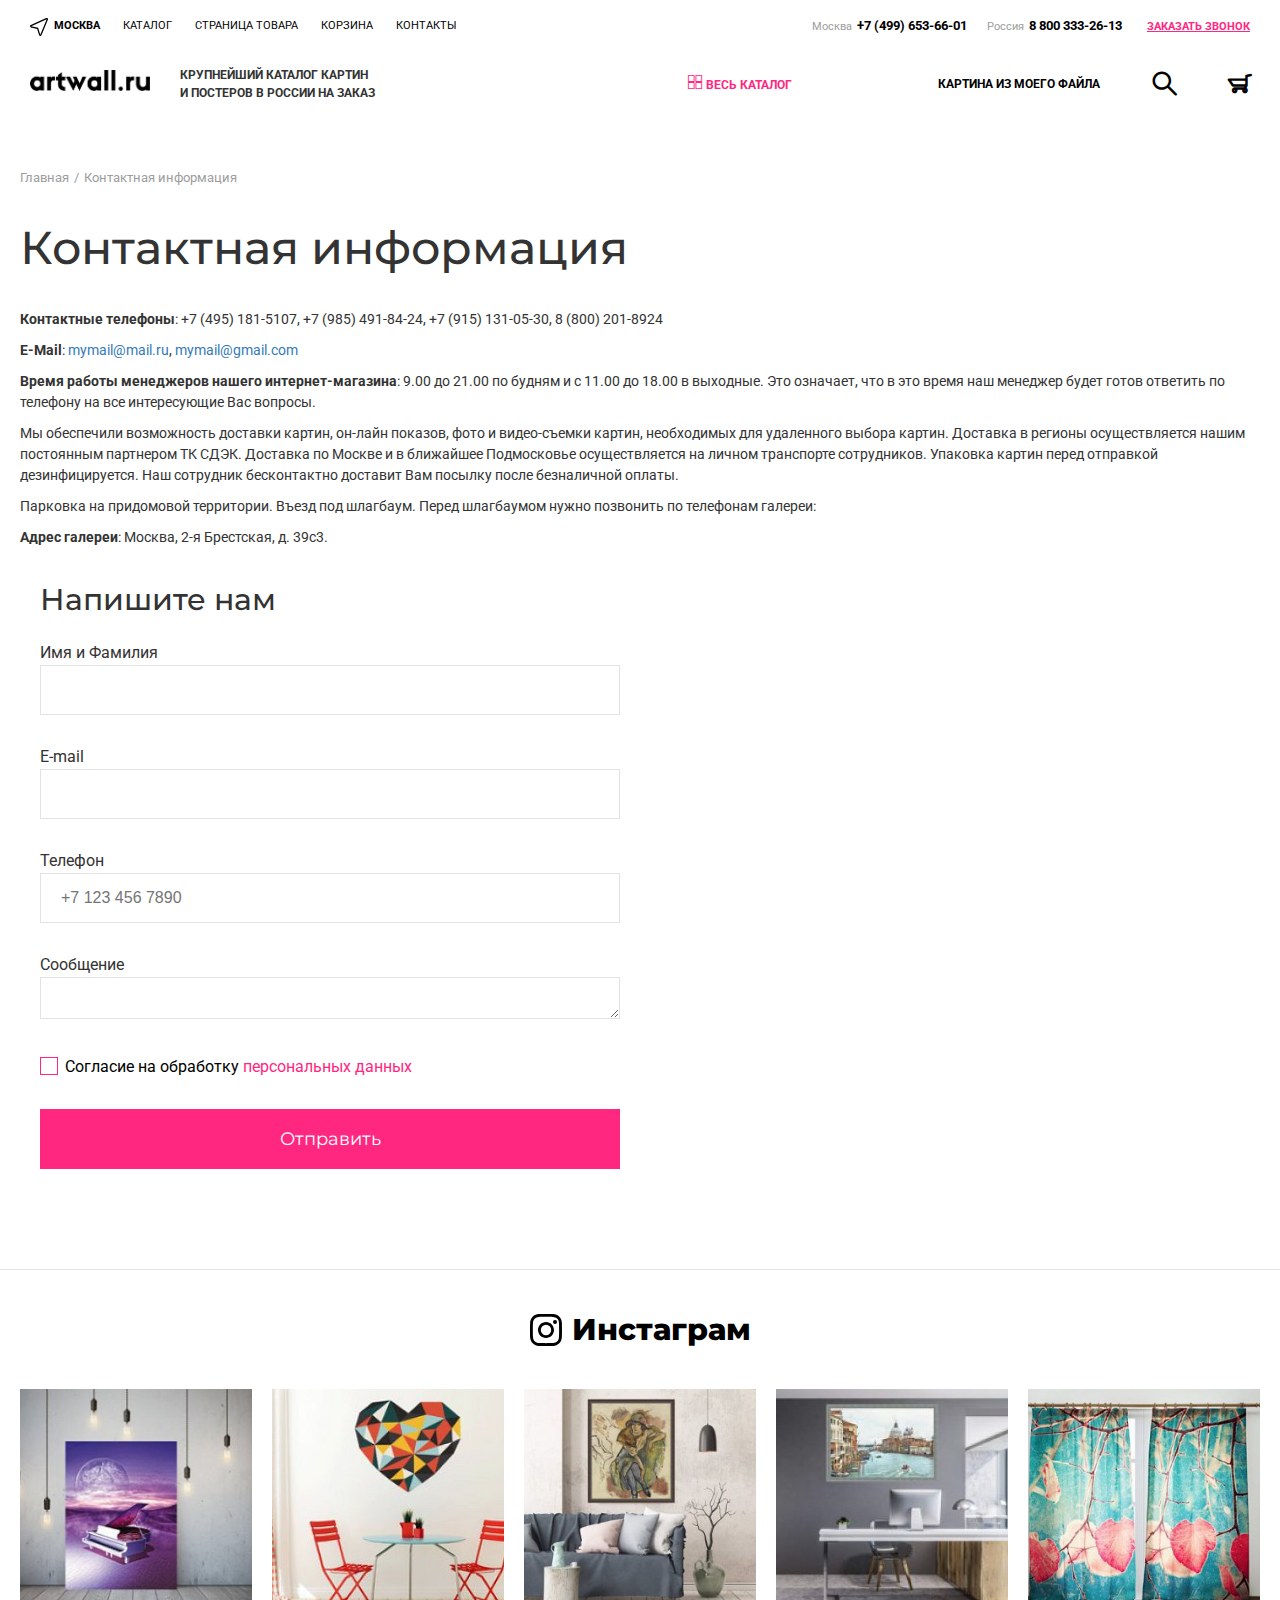
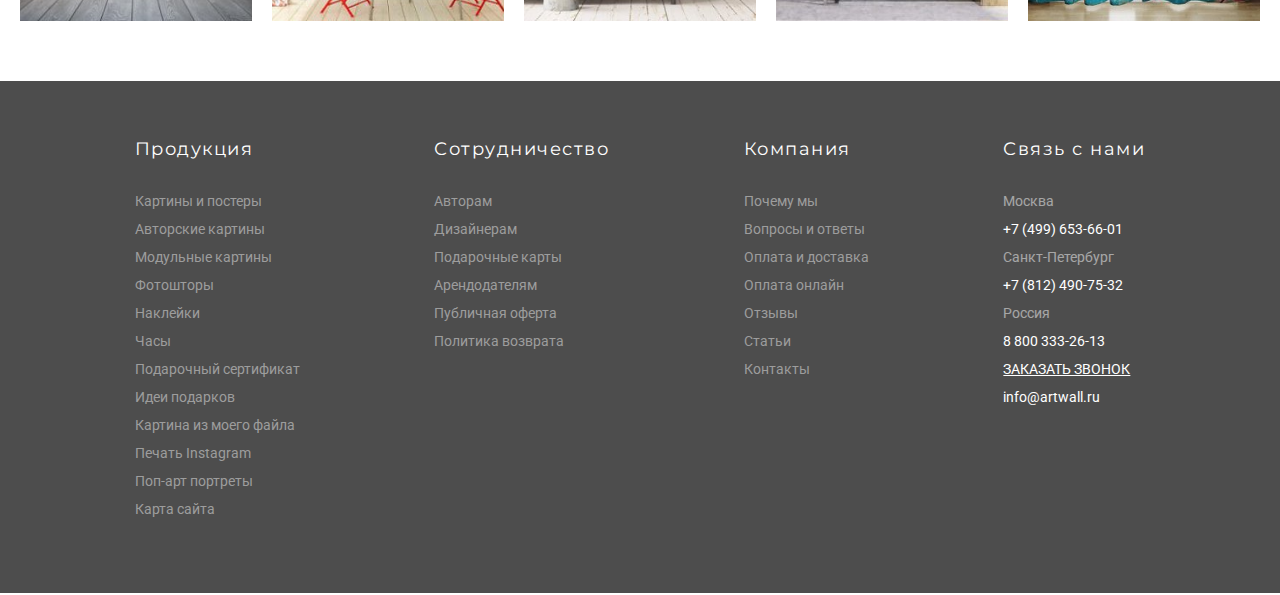
<file: contact.html>
<!DOCTYPE html>
<html lang="en">
    <head>
    <meta charset="UTF-8" />
    <meta http-equiv="X-UA-Compatible" content="IE=edge" />
    <meta name="viewport" content="width=device-width, initial-scale=1.0" />
    <title>Контактная информация</title>
    <link rel="shortcut icon" type="image/png" href="img/favicon.png"/>
    <link href="css/style.css" rel="stylesheet" />
    <script src="js/jquery-3.6.0.min.js"></script>
    <!-- Подключаем слайдер Slick 
	<script src="js/slick.min.js"></script>  -->
</head>
<div class="wrapper-container">
    <!--HEADER-->
    <header class="header">
        <div class="header-nav">
            <nav>
                <input id="menu__toggle" type="checkbox" />
                <label class="menu__btn" for="menu__toggle">
                  <span></span>
                </label>
                <ul class="header-navigation">
                    <li class="city-link"><a href="#" class="toggle-city"><img src="img/navigation.svg" /><b>Москва</b></a></li>
                    <li><a href="catalog.html">Каталог</a></li>
                    <li><a href="good.html">Страница товара</a></li>
                    <li><a href="cart-grid.html">Корзина</a></li>
                    <li><a href="contact.html">Контакты</a></li>
                </ul>
            </nav>
        </div>
        <div class="header-phones">
            <div><span>Москва</span><a href="tel:+74996536601">+7 (499) 653-66-01</a></div>
            <div><span>Россия</span><a href="tel:+88003332613">8 800 333-26-13</a></div>
            <div><a href="#" id="pink-link">Заказать звонок</a></div>
            <div ><a href="#" id="pink-link-mobile">Наши телефоны</a></div>
        </div>
        <div class="header-logo"><a href="index.html"></a></div>
        <div class="header-slogan">Крупнейший каталог картин<br />и постеров в России на заказ</div>
        <div class="header-catalog"><a href="#"><i class="icon-catalog"></i><span>Весь каталог</span></a></div>
        <div class="header-image"><a href="#">Картина из моего файла</a></div>
        <div class="header-search"><a href="#" ><i class="icon-search"></i></a></div>
        <div class="header-basket"><a href="cart-grid.html" <i class="icon-cart"></i><span></span></a></div>  
        <!--Элемент мобильного меню-->
        <div class="city-link"><a href="#" class="toggle-city"><img src="img/navigation.svg" /><b>Москва</b></a></div>
        <!-- Меню по клику на каталог -->
        <div class="header-menu hideMenu">
            <div class="header-menu-inside tabs">
            <ul class="nav tabs-caption ">
                <li class="active"><a href="#" >Репродукции и постеры</a></li>
                <li ><a href="#">Авторские картины</a></li>
                <li ><a href="#">Модульные картины</a></li>
            </ul>
            <div class="tab-content">
                <div class="tab-pane active tabs-content" >
                    <div class="inside">
                        <div class="menu">
                            <nav>
                                <ul>
                                    <li><a href="#" class="title">Каталог</a></li>
                                    <li><a href="#">Искусство</a></li>
                                    <li><a href="#">Постеры</a></li>
                                    <li><a href="#">Лимитированные принты</a></li>
                                    <li><a href="#">Автомобильные постеры</a></li>
                                    <li><a href="#">Карикатура</a></li>
                                    <li><a href="#">Ретро-постеры</a></li>
                                </ul>
                            </nav>
                        </div>
                        <div class="menu">
                            <nav>
                                <ul>
                                    <li><a href="#" class="title">Искусство</a></li>
                                    <li><a href="#">Художники</a></li>
                                    <li><a href="#">Батальные сцены</a></li>
                                    <li><a href="#">Ботаническая иллюстрация</a></li>
                                    <li><a href="#">Вавилонская башня</a></li>
                                    <li><a href="#">Города и карты</a></li>
                                    <li><a href="#">Гравюры по рисункам Брейгеля</a></li>
                                    <li><a href="#">Графика</a></li>
                                    <li><a href="#">Деревня</a></li>
                                    <li><a href="#" class="black">Смотреть все</a></li>
                                </ul>
                            </nav>
                        </div>
                        <div class="menu">
                            <nav>
                                <ul>
                                    <li><a href="#" class="title">Постеры</a></li>
                                    <li><a href="#">Абстракция</a></li>
                                    <li><a href="#">Алфавит</a></li>
                                    <li><a href="#">Архитектура</a></li>
                                    <li><a href="#">Глаза</a></li>
                                    <li><a href="#">Города и карты</a></li>
                                    <li><a href="#">Деловая инфографика</a></li>
                                    <li><a href="#">Деньги</a></li>
                                    <li><a href="#">Детские</a></li>
                                    <li><a href="#" class="black">Смотреть все</a></li>
                                </ul>
                            </nav>
                        </div>
                        <div class="menu">
                            <nav>
                                <ul>
                                    <li><a href="#" class="title">Новинки</a></li>
                                    <li><a href="#">Москва - Царицыно</a></li>
                                    <li><a href="#">Сербия</a></li>
                                    <li><a href="#">Миронов Станислав</a></li>
                                    <li><a href="#">Шашлык</a></li>
                                    <li><a href="#">Гончарное дело</a></li>
                                    <li><a href="#">Малахова Светлана</a></li>
                                    <li><a href="#">Бургеры, хотдоги</a></li>
                                    <li><a href="#">Осслунд Хелмер</a></li>
                                    <li><a href="#">Мофра Максим</a></li>
                                </ul>
                            </nav>
                        </div>
                        <div class="side-block">
                            <ul>
                                <li><a href="#"><i class="icon-image"></i>Картина из моего файла</a></li>
                                <li><a href="#"><i class="icon-individ"></i>Заказать подборку</a></li>
                                <li><a href="#"><i class="icon-inst"></i>Печать instagram</a></li>
                                <li><a href="#"><i class="icon-portret"></i>Поп-арт портрет по фото</a></li>
                            </ul>
                        </div>
                    </div>
                </div>
                <div class="tab-pane tabs-content" >
                    <div class="inside">
                        <div class="menu">
                            <nav>
                                <ul>
                                    <li><a href="#" class="title">Каталог</a></li>
                                    <li><a href="#">Анималистика</a></li>
                                    <li><a href="#">Городской пейзаж</a></li>
                                    <li><a href="#">Иллюстрация</a></li>
                                    <li><a href="#">Интерьер</a></li>
                                    <li><a href="#">Морской пейзаж</a></li>
                                    <li><a href="#">Ню</a></li>
                                    <li><a href="#">Пейзаж</a></li>
                                    <li><a href="#">Портрет</a></li>
                                    <li><a href="#">Разное</a></li>
                                </ul>
                            </nav>
                        </div>
                        <div class="menu">
                            <nav>
                                <ul>
                                    <li><a href="#">Сюжет</a></li>
                                    <li><a href="#">Театральный костюм</a></li>
                                    <li><a href="#" class="title">Смотреть все</a></li>
                                </ul>
                            </nav>
                        </div>
                        <div class="menu">
                            <nav>
                                <ul>

                                </ul>
                            </nav>
                        </div>
                        <div class="menu">
                            <nav>
                                <ul>

                                </ul>
                            </nav>
                        </div>
                        <div class="side-block">
                            <ul>
                                <li><a href="#"><i class="icon-image"></i>Картина из моего файла</a></li>
                                <li><a href="#"><i class="icon-individ"></i>Заказать подборку</a></li>
                                <li><a href="#"><i class="icon-inst"></i>Печать instagram</a></li>
                                <li><a href="#"><i class="icon-portret"></i>Поп-арт портрет по фото</a></li>
                            </ul>
                        </div>
                    </div>
                </div>
                <div class="tab-pane tabs-content" >
                <div class="inside">
                    <div class="menu">
                        <nav>
                            <ul>
                                <li><a href="#" class="title">Каталог</a></li>
                                <li><a href="#">Абстракция</a></li>
                                <li><a href="#">Африканские мотивы</a></li>
                                <li><a href="#">Города</a></li>
                                <li><a href="#">Детские</a></li>
                                <li><a href="#">Животные и птицы</a></li>
                                <li><a href="#">Космос</a></li>
                                <li><a href="#">Любовь</a></li>
                                <li><a href="#">Люди</a></li>
                                <li><a href="#">Море</a></li>
                            </ul>
                        </nav>
                    </div>
                    <div class="menu">
                        <nav>
                            <ul>
                                <li><a href="#">Натюрморт</a></li>
                                <li><a href="#">Природа</a></li>
                                <li><a href="#">Спорт</a></li>
                                <li><a href="#">Транспорт</a></li>
                                <li><a href="#">Фрукты</a></li>
                                <li><a href="#">Цветы</a></li>
                                <li><a href="#">Эротика</a></li>
                                <li><a href="#">Японские полиптихи</a></li>
                                <li><a href="#" class="title">Смотреть все</a></li>
                            </ul>
                        </nav>
                    </div>
                    <div class="menu">
                        <nav>
                            <ul>

                            </ul>
                        </nav>
                    </div>
                    <div class="menu">
                        <nav>
                            <ul>

                            </ul>
                        </nav>
                    </div>
                    <div class="side-block">
                        <ul>
                            <li><a href="#"><i class="icon-image"></i>Картина из моего файла</a></li>
                            <li><a href="#"><i class="icon-individ"></i>Заказать подборку</a></li>
                            <li><a href="#"><i class="icon-inst"></i>Печать instagram</a></li>
                            <li><a href="#"><i class="icon-portret"></i>Поп-арт портрет по фото</a></li>
                        </ul>
                    </div>
                </div>
                </div>
            </div>
            </div>
        </div>
        <!-- Конец меню по клику на каталог -->
    </header>
    <!--HEADER-END-->
<main>
    <div class="wrapper-main">
        <div class="contact-page">
            <ol class="breadcrumb">
                <li><a href="/">Главная</a></li><li class="active">Контактная информация</li>
            </ol>
            <h1>Контактная информация</h1>
            <p><b>Контактные телефоны</b>:&nbsp;+7 (495) 181-5107, +7 (985) 491-84-24, +7 (915) 131-05-30, 8&nbsp;(800) 201-8924</p>
            <p><b>E-Mail</b>: <a href="#">mymail@mail.ru</a>,&nbsp;<a href="#">mymail@gmail.com</a></p>
            <p><b>Время работы менеджеров нашего интернет-магазина</b>: 9.00 до 21.00 по будням и с 11.00 до 18.00 в выходные. Это означает, что в это время наш менеджер будет готов ответить по телефону на все интересующие Вас вопросы.</p>
            <p>Мы обеспечили возможность доставки картин, он-лайн показов, фото и видео-съемки картин, необходимых для удаленного выбора картин. Доставка в регионы осуществляется нашим постоянным партнером ТК СДЭК. Доставка по Москве и в ближайшее Подмосковье осуществляется на личном транспорте сотрудников. Упаковка картин перед отправкой дезинфицируется. Наш сотрудник бесконтактно доставит Вам посылку после безналичной оплаты.</p>
            <p>Парковка на придомовой территории. Въезд под шлагбаум. Перед шлагбаумом нужно позвонить по телефонам галереи:</p>
            <p><b>Адрес галереи</b>: Москва, 2-я Брестская, д. 39с3.</p>
            <div class="two-columns">
                <div class="left">
                    <h2>Напишите нам</h2>
                    <form action="https://jsonplaceholder.typicode.com/posts" method="POST">
                        <div class="form-group">
                            <label >Имя и Фамилия</label>
                            <input type="text" id="name">
                        </div>
                        <div class="form-group">
                            <label >E-mail</label>
                            <input type="text" id="mail">
                        </div>
                        <div class="form-group">
                            <label>Телефон</label>
                            <input type="text" id="phone" placeholder="+7 123 456 7890">
                        </div>
                        <div class="form-group">
                            <label>Сообщение</label>
                            <textarea id="comment"></textarea>
                        </div>
                        <div class="btn-group" >
                            <input type="checkbox" id="agree" name="agree" autocomplete="off">
                            <label class="btn" for="agree">Согласие на обработку <a href="/sections/confident" target="_blank">персональных данных</a></label>
                        </div>
                        <button type="button" class="red-btn">Отправить</button>
                    </form>
                </div>
                <div class="right">
                    <iframe src="https://yandex.ru/map-widget/v1/?um=constructor%3A0c7c2b25975b5e96de7b9e916f7f5979d9a1f736a3376deb4b14b86fc18f5048&amp;source=constructor" width="500" height="400" frameborder="0"></iframe>
                </div>
            </div>
        </div>
    </div>
</main>
<!--FOOTER-->
<footer class="footer">
    <div class="footer-instagram">
        <a target="_blank" href="#" class="title"><img src="img/instagram.svg" />Инстаграм</a>
        <div class="footer-instagram-list">
            <div>
                <a href="#" target="_blank"><img src="img/instagram_8090.jpg"/></a>
            </div>
            <div>
                <a href="#" target="_blank"><img src="img/instagram_8089.jpg"/></a>
            </div>
            <div>
                <a href="#" target="_blank"><img src="img/instagram_8088.jpg"/></a>
          </div>
          <div>
            <a href="#" target="_blank"><img src="img/instagram_8087.jpg"/></a></div>
            <div>
                <a href="#" target="_blank"><img src="img/instagram_8086.jpg"/></a>
            </div>
        </div>
    </div>
    <div class="footer-bottom">
        <div class="footer-column" >
            <span class="column-title">Продукция<i class="icon-dropdown"></i></span>
            <ul class="footer-ul">
                <li><a href="#">Картины и постеры</a></li>
                <li><a href="#">Авторские картины</a></li>
                <li><a href="#">Модульные картины</a></li>
                <li><a href="#">Фотошторы</a></li>
                <li><a href="#">Наклейки</a></li>
                <li><a href="#">Часы</a></li>
                <li><a href="#">Подарочный сертификат</a></li>
                <li><a href="#">Идеи подарков</a></li>
                <li><a href="#">Картина из моего файла</a></li>
                <li><a href="#">Печать Instagram</a></li>
                <li><a href="#">Поп-арт портреты</a></li>
                <li><a href="#">Карта сайта</a></li>
            </ul>
        </div>
        <div class="footer-column" >
            <span class="column-title">Сотрудничество<i class="icon-dropdown"></i></span>
            <ul class="footer-ul">
                <li><a href="#">Авторам</a></li>
                <li><a href="#">Дизайнерам</a></li>
                <li><a href="#">Подарочные карты</a></li>
                <li><a href="#">Арендодателям</a></li>
                <li><a href="#">Публичная оферта</a></li>
                <li><a href="#">Политика возврата</a></li>
            </ul>
        </div>
        <div class="footer-column" >
            <span class="column-title" >Компания<i class="icon-dropdown"></i></span>
            <ul class="footer-ul">
                <li><a href="#">Почему мы</a></li>
                <li><a href="#">Вопросы и ответы</a></li>
                <li><a href="#">Оплата и доставка</a></li>
                <li><a href="#">Оплата онлайн</a></li>
                <li><a href="#">Отзывы</a></li>
                <li><a href="#">Статьи</a></li>
                <li><a href="#">Контакты</a></li>
            </ul>
        </div>
        <div class="footer-column" >
            <span class="column-title">Связь с нами<i class="icon-dropdown"></i></span>
            <ul class="footer-ul" >
                <li><p>Москва</p><a href="tel:+74996536601">+7 (499) 653-66-01</a></li>
                <li><p>Санкт-Петербург</p><a href="tel:+78124907532">+7 (812) 490-75-32</a></li>
                <li><p>Россия</p><a href="tel:+88003332613">8 800 333-26-13</a></li>
                <li><a href="#" class="callback">Заказать звонок</a></li>
                <li><a href="mailto:info@artwall.ru">info@artwall.ru</a></li>
            </ul>
        </div>
    </div>
</footer>
<!--FOOTER-END-->
</div>
<script src="js/script.js"></script>
<script src="js/contact-form.js"></script>
<script src="js/modal.js"></script>   
  </body>
</html>
</file>
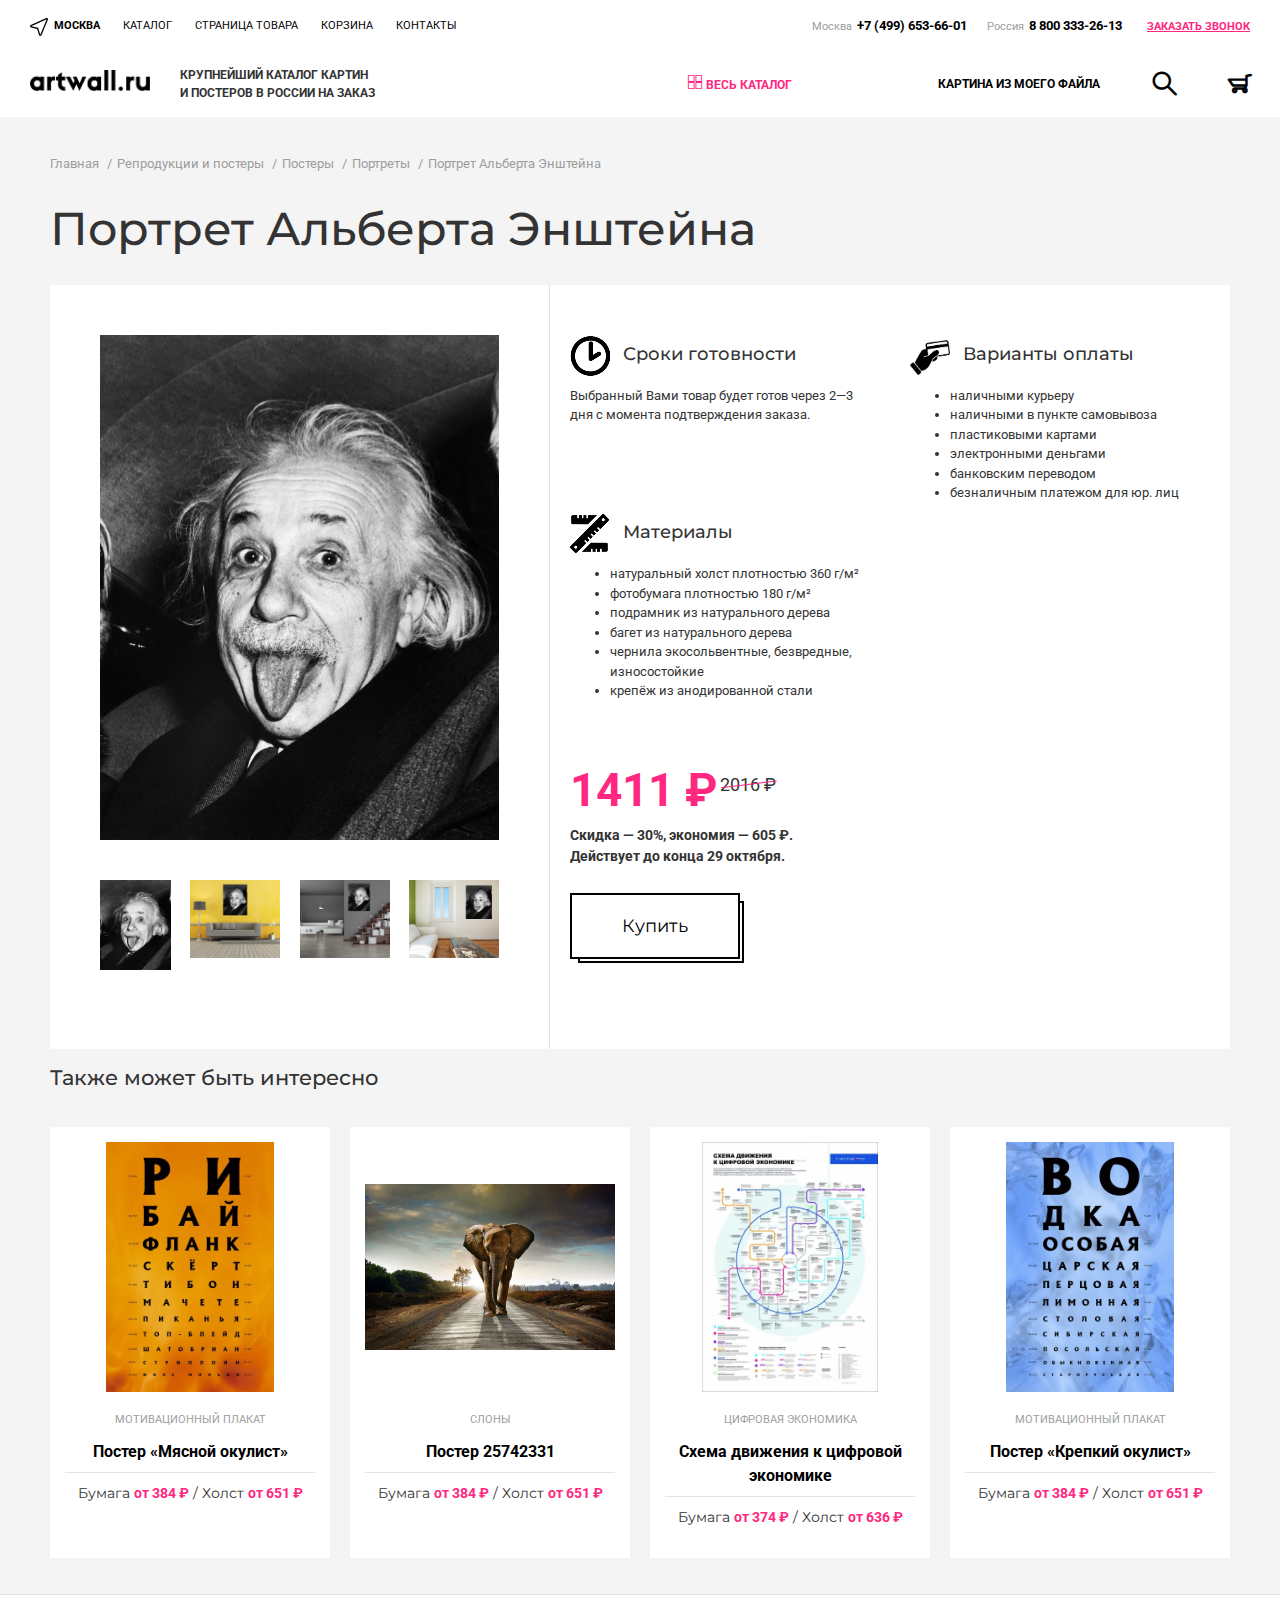
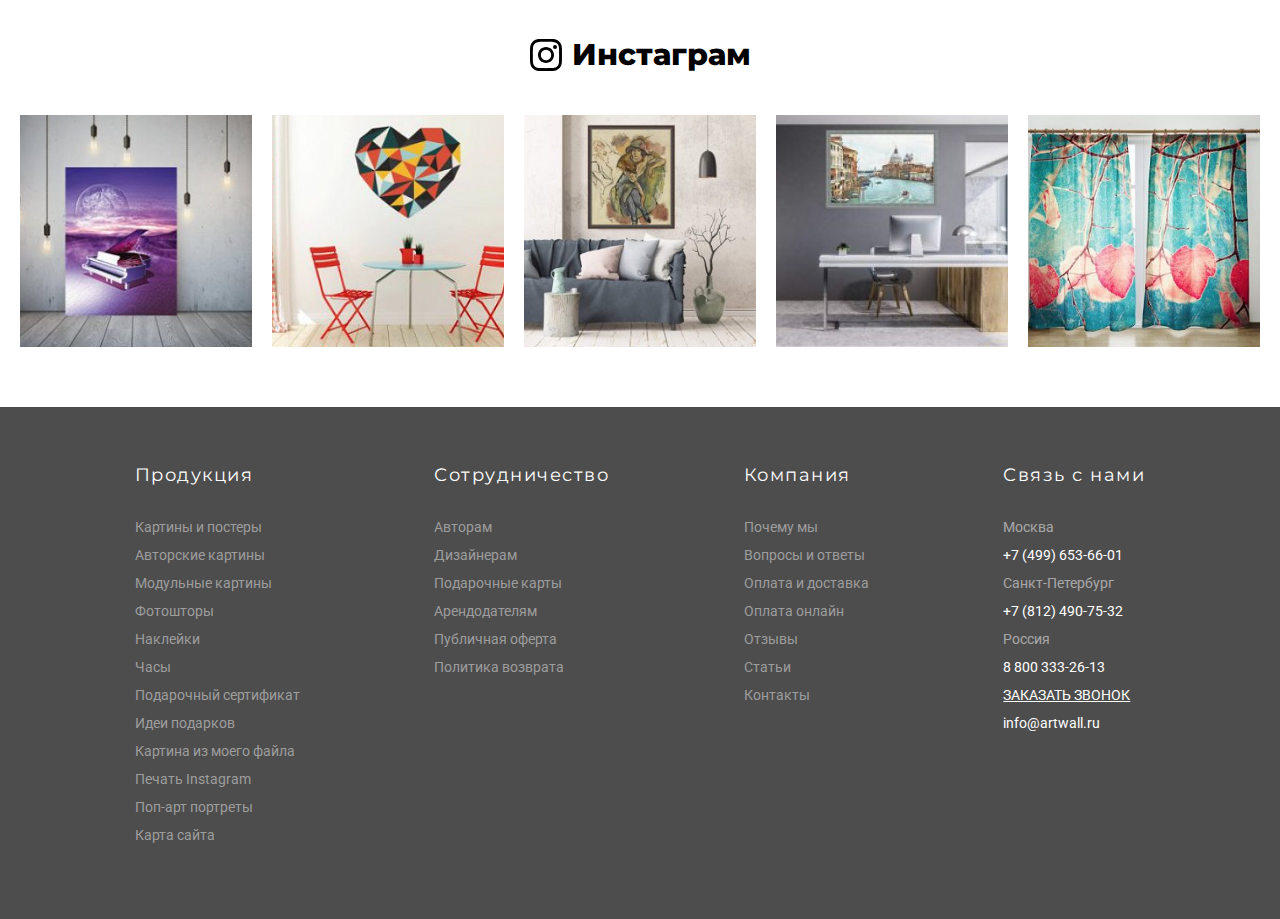
<file: good.html>
<!DOCTYPE html>
<html lang="en">
  <head>
    <meta charset="UTF-8" />
    <meta http-equiv="X-UA-Compatible" content="IE=edge" />
    <meta name="viewport" content="width=device-width, initial-scale=1.0" />
    <title>Страница товара</title>
    <link rel="shortcut icon" type="image/png" href="img/favicon.png"/>
    <link href="css/style.css" rel="stylesheet" />
    <link href="lightbox/css/lightbox.css" rel="stylesheet" />
    <script src="js/jquery-3.6.0.min.js"></script>
    <!-- Подключаем слайдер Slick 
			<script src="js/slick.min.js"></script>  -->
    
</head>
<div class="wrapper-container">
    <!--HEADER-->
    <header class="header">
      <div class="header-nav">
          <nav>
            <input id="menu__toggle" type="checkbox" />
            <label class="menu__btn" for="menu__toggle">
              <span></span>
            </label>
              <ul class="header-navigation">
                  <li class="city-link"><a href="#" class="toggle-city"><img src="img/navigation.svg" /><b>Москва</b></a></li>
                  <li><a href="catalog.html">Каталог</a></li>
                  <li><a href="good.html">Страница товара</a></li>
                  <li><a href="cart-grid.html">Корзина</a></li>
                  <li><a href="contact.html">Контакты</a></li>
              </ul>
          </nav>
      </div>
      <div class="header-phones">
          <div><span>Москва</span><a href="tel:+74996536601">+7 (499) 653-66-01</a></div>
          <div><span>Россия</span><a href="tel:+88003332613">8 800 333-26-13</a></div>
          <div><a href="#" id="pink-link">Заказать звонок</a></div>
          <div ><a href="#" id="pink-link-mobile">Наши телефоны</a></div>
      </div>
      <div class="header-logo"><a href="index.html"></a></div>
      <div class="header-slogan">Крупнейший каталог картин<br />и постеров в России на заказ</div>
      <div class="header-catalog"><a href="#"><i class="icon-catalog"></i><span>Весь каталог</span></a></div>
      <div class="header-image"><a href="#">Картина из моего файла</a></div>
      <div class="header-search"><a href="#" ><i class="icon-search"></i></a></div>
      <div class="header-basket"><a href="cart-grid.html" <i class="icon-cart"></i><span></span></a></div>  
      <!--Элемент мобильного меню-->
      <div class="city-link"><a href="#" class="toggle-city"><img src="img/navigation.svg" /><b>Москва</b></a></div>
      <!-- Меню по клику на каталог -->
      <div class="header-menu hideMenu">
          <div class="header-menu-inside tabs">
          <ul class="nav tabs-caption ">
              <li class="active"><a href="#" >Репродукции и постеры</a></li>
              <li ><a href="#">Авторские картины</a></li>
              <li ><a href="#">Модульные картины</a></li>
          </ul>
          <div class="tab-content">
              <div class="tab-pane active tabs-content" >
                  <div class="inside">
                      <div class="menu">
                          <nav>
                              <ul>
                                  <li><a href="#" class="title">Каталог</a></li>
                                  <li><a href="#">Искусство</a></li>
                                  <li><a href="#">Постеры</a></li>
                                  <li><a href="#">Лимитированные принты</a></li>
                                  <li><a href="#">Автомобильные постеры</a></li>
                                  <li><a href="#">Карикатура</a></li>
                                  <li><a href="#">Ретро-постеры</a></li>
                              </ul>
                          </nav>
                      </div>
                      <div class="menu">
                          <nav>
                              <ul>
                                  <li><a href="#" class="title">Искусство</a></li>
                                  <li><a href="#">Художники</a></li>
                                  <li><a href="#">Батальные сцены</a></li>
                                  <li><a href="#">Ботаническая иллюстрация</a></li>
                                  <li><a href="#">Вавилонская башня</a></li>
                                  <li><a href="#">Города и карты</a></li>
                                  <li><a href="#">Гравюры по рисункам Брейгеля</a></li>
                                  <li><a href="#">Графика</a></li>
                                  <li><a href="#">Деревня</a></li>
                                  <li><a href="#" class="black">Смотреть все</a></li>
                              </ul>
                          </nav>
                      </div>
                      <div class="menu">
                          <nav>
                              <ul>
                                  <li><a href="#" class="title">Постеры</a></li>
                                  <li><a href="#">Абстракция</a></li>
                                  <li><a href="#">Алфавит</a></li>
                                  <li><a href="#">Архитектура</a></li>
                                  <li><a href="#">Глаза</a></li>
                                  <li><a href="#">Города и карты</a></li>
                                  <li><a href="#">Деловая инфографика</a></li>
                                  <li><a href="#">Деньги</a></li>
                                  <li><a href="#">Детские</a></li>
                                  <li><a href="#" class="black">Смотреть все</a></li>
                              </ul>
                          </nav>
                      </div>
                      <div class="menu">
                          <nav>
                              <ul>
                                  <li><a href="#" class="title">Новинки</a></li>
                                  <li><a href="#">Москва - Царицыно</a></li>
                                  <li><a href="#">Сербия</a></li>
                                  <li><a href="#">Миронов Станислав</a></li>
                                  <li><a href="#">Шашлык</a></li>
                                  <li><a href="#">Гончарное дело</a></li>
                                  <li><a href="#">Малахова Светлана</a></li>
                                  <li><a href="#">Бургеры, хотдоги</a></li>
                                  <li><a href="#">Осслунд Хелмер</a></li>
                                  <li><a href="#">Мофра Максим</a></li>
                              </ul>
                          </nav>
                      </div>
                      <div class="side-block">
                          <ul>
                              <li><a href="#"><i class="icon-image"></i>Картина из моего файла</a></li>
                              <li><a href="#"><i class="icon-individ"></i>Заказать подборку</a></li>
                              <li><a href="#"><i class="icon-inst"></i>Печать instagram</a></li>
                              <li><a href="#"><i class="icon-portret"></i>Поп-арт портрет по фото</a></li>
                          </ul>
                      </div>
                  </div>
              </div>
              <div class="tab-pane tabs-content" >
                  <div class="inside">
                      <div class="menu">
                          <nav>
                              <ul>
                                  <li><a href="#" class="title">Каталог</a></li>
                                  <li><a href="#">Анималистика</a></li>
                                  <li><a href="#">Городской пейзаж</a></li>
                                  <li><a href="#">Иллюстрация</a></li>
                                  <li><a href="#">Интерьер</a></li>
                                  <li><a href="#">Морской пейзаж</a></li>
                                  <li><a href="#">Ню</a></li>
                                  <li><a href="#">Пейзаж</a></li>
                                  <li><a href="#">Портрет</a></li>
                                  <li><a href="#">Разное</a></li>
                              </ul>
                          </nav>
                      </div>
                      <div class="menu">
                          <nav>
                              <ul>
                                  <li><a href="#">Сюжет</a></li>
                                  <li><a href="#">Театральный костюм</a></li>
                                  <li><a href="#" class="title">Смотреть все</a></li>
                              </ul>
                          </nav>
                      </div>
                      <div class="menu">
                          <nav>
                              <ul>

                              </ul>
                          </nav>
                      </div>
                      <div class="menu">
                          <nav>
                              <ul>

                              </ul>
                          </nav>
                      </div>
                      <div class="side-block">
                          <ul>
                              <li><a href="#"><i class="icon-image"></i>Картина из моего файла</a></li>
                              <li><a href="#"><i class="icon-individ"></i>Заказать подборку</a></li>
                              <li><a href="#"><i class="icon-inst"></i>Печать instagram</a></li>
                              <li><a href="#"><i class="icon-portret"></i>Поп-арт портрет по фото</a></li>
                          </ul>
                      </div>
                  </div>
              </div>
              <div class="tab-pane tabs-content" >
              <div class="inside">
                  <div class="menu">
                      <nav>
                          <ul>
                              <li><a href="#" class="title">Каталог</a></li>
                              <li><a href="#">Абстракция</a></li>
                              <li><a href="#">Африканские мотивы</a></li>
                              <li><a href="#">Города</a></li>
                              <li><a href="#">Детские</a></li>
                              <li><a href="#">Животные и птицы</a></li>
                              <li><a href="#">Космос</a></li>
                              <li><a href="#">Любовь</a></li>
                              <li><a href="#">Люди</a></li>
                              <li><a href="#">Море</a></li>
                          </ul>
                      </nav>
                  </div>
                  <div class="menu">
                      <nav>
                          <ul>
                              <li><a href="#">Натюрморт</a></li>
                              <li><a href="#">Природа</a></li>
                              <li><a href="#">Спорт</a></li>
                              <li><a href="#">Транспорт</a></li>
                              <li><a href="#">Фрукты</a></li>
                              <li><a href="#">Цветы</a></li>
                              <li><a href="#">Эротика</a></li>
                              <li><a href="#">Японские полиптихи</a></li>
                              <li><a href="#" class="title">Смотреть все</a></li>
                          </ul>
                      </nav>
                  </div>
                  <div class="menu">
                      <nav>
                          <ul>

                          </ul>
                      </nav>
                  </div>
                  <div class="menu">
                      <nav>
                          <ul>

                          </ul>
                      </nav>
                  </div>
                  <div class="side-block">
                      <ul>
                          <li><a href="#"><i class="icon-image"></i>Картина из моего файла</a></li>
                          <li><a href="#"><i class="icon-individ"></i>Заказать подборку</a></li>
                          <li><a href="#"><i class="icon-inst"></i>Печать instagram</a></li>
                          <li><a href="#"><i class="icon-portret"></i>Поп-арт портрет по фото</a></li>
                      </ul>
                  </div>
              </div>
              </div>
          </div>
          </div>
      </div>
      <!-- Конец меню по клику на каталог -->
  </header>
  <!--HEADER-END-->
<div class="wrapper-main">
    <div class="catalog-page">
    <ol class="breadcrumb">
        <li><a href="/">Главная</a></li>
        <li><a href="#">Репродукции и постеры</a></li>
        <li><a href="#">Постеры</a></li>
        <li><a href="#">Портреты</a></li>
        <li><a href="#">Портрет Альберта Энштейна</a></li>
      </ol>
      <h1>Портрет Альберта Энштейна</h1>
      <div class="catalog-page__header">
      <div class="catalog-card">
        <div class="left">
          <div class="inside">
            <div class="big-photo">
              <a href="img/good/1.jpg" data-lightbox="image-1" data-title="Альберт Эйнштейн">
                <img src="img/good/1.jpg" title="Альберт Эйнштейн">
              </a>
            </div>
            <div class="gallery-photo">
            <div>
              <a href="img/good/1.jpg" data-lightbox="gallery-photos" data-title="Альберт Эйнштейн">
                <img src="img/good/1.jpg" title="Альберт Эйнштейн">
            </a>
          </div>
          <div>
            <a href="img/good/2.jpg" data-lightbox="gallery-photos" data-title="Альберт Эйнштейн">
                <img src="img/good/2.jpg" title="Альберт Эйнштейн">
            </a>
          </div>
          <div>
            <a href="img/good/3.jpg" data-lightbox="gallery-photos" data-title="Альберт Эйнштейн">
              <img src="img/good/3.jpg" title="Альберт Эйнштейн">
            </a>
          </div>
          <div>
            <a href="img/good/4.jpg" data-lightbox="gallery-photos" data-title="Альберт Эйнштейн">
              <img src="img/good/4.jpg" title="Альберт Эйнштейн">
            </a>
          </div>
        </div>
      </div>
        </div>
        <div class="right">
          <div class="right-block">
            <div>
              <img src="img/clock.png" alt="">
            </div>
            <div><h5>Сроки готовности</h5></div>        
            <div><p>Выбранный Вами товар будет готов через 2—3 дня с момента подтверждения заказа.</p></div>
          </div>
          <div class="right-block">
            <div><img src="img/card.png" alt=""></div>
            <div><h5>Варианты оплаты</h5></div>
            <div>
              <ul>
                <li>наличными курьеру</li>
                <li>наличными в пункте самовывоза</li>
                <li>пластиковыми картами</li>
                <li>электронными деньгами</li>
                <li>банковским переводом</li>
                <li>безналичным платежом для юр. лиц</li>
              </ul>
            </div>
          </div>
          <div class="right-block">
            <div><img src="img/ruler.png" alt=""></div>
            <div><h5 class="center-item__title">Материалы</h5></div>
            <div>
            <ul>
              <li>натуральный холст плотностью 360 г/м²</li>
              <li>фотобумага плотностью 180 г/м²</li>
              <li>подрамник из натурального дерева</li>
              <li>багет из натурального дерева</li>
              <li>чернила экосольвентные, безвредные, износостойкие</li>
              <li>крепёж из анодированной стали</li>
            </ul>
          </div>
        </div>
        <div class="price-block">
          <div class="price-group">
            <div class="new-price">1411</div>
            <div class="old-price">2016 ₽</div>
          </div>
          <div><p>Скидка — 30%, экономия — 605 ₽.<br>Действует до конца 29 октября.</p></div>
          <div><button type="submit" ><span>Купить</span></button></div>
        </div>
      </div>
    </div>
    <h2>Также может быть интересно</h2>
      <div class="catalog-list">
        <div class="catalog-list-item" >
          <a href="#" ><picture><img class="pic" src="img/goods/1.jpg"></picture></a>
            <p class="theme text-uppercase"><a href="#">Мотивационный плакат</a></p>
            <p class="name"><a href="#">Постер «Мясной окулист»</a></p>
            <p class="variants">Бумага <span>от 384&nbsp;₽</span> / Холст <span>от 651&nbsp;₽</span></p>
          </div>
          <div class="catalog-list-item" >
            <a href="#" class="pic"><picture><img class="" src="img/goods/2.jpg"></picture></a>
            <p class="theme text-uppercase"><a href="#">Слоны</a></p>
            <p class="name"><a href="#">Постер 25742331</a></p>
            <p class="variants">Бумага <span>от 384&nbsp;₽</span> / Холст <span>от 651&nbsp;₽</span></p>
          </div>
          <div class="catalog-list-item" >
            <a href="#" class="pic activity"><picture><img class="" src="img/goods/3.jpg" ></picture></a>
            <p class="theme text-uppercase"><a href="#">Цифровая экономика</a></p>
            <p class="name"><a href="#">Схема движения к цифровой экономике</a></p>
            <p class="variants">Бумага <span>от 374&nbsp;₽</span> / Холст <span>от 636&nbsp;₽</span></p>
          </div>
          <div class="catalog-list-item" >
            <a href="#" class="pic"><picture><img class="" src="img/goods/4.jpg" ></picture></a>
            <p class="theme text-uppercase"><a href="#">Мотивационный плакат</a></p>
            <p class="name"><a href="#">Постер «Крепкий окулист»</a></p>
            <p class="variants">Бумага <span>от 384&nbsp;₽</span> / Холст <span>от 651&nbsp;₽</span></p>
          </div>
        </div>
      </div>
    </div>
</div>
<!--FOOTER-->
<footer class="footer">
    <div class="footer-instagram">
        <a target="_blank" href="#" class="title"><img src="img/instagram.svg" />Инстаграм</a>
        <div class="footer-instagram-list">
            <div>
                <a href="#" target="_blank"><img src="img/instagram_8090.jpg"/></a>
            </div>
            <div>
                <a href="#" target="_blank"><img src="img/instagram_8089.jpg"/></a>
            </div>
            <div>
                <a href="#" target="_blank"><img src="img/instagram_8088.jpg"/></a>
          </div>
          <div>
            <a href="#" target="_blank"><img src="img/instagram_8087.jpg"/></a></div>
            <div>
                <a href="#" target="_blank"><img src="img/instagram_8086.jpg"/></a>
            </div>
        </div>
    </div>
    <div class="footer-bottom">
        <div class="footer-column" >
            <span class="column-title">Продукция<i class="icon-dropdown"></i></span>
            <ul class="footer-ul">
                <li><a href="#">Картины и постеры</a></li>
                <li><a href="#">Авторские картины</a></li>
                <li><a href="#">Модульные картины</a></li>
                <li><a href="#">Фотошторы</a></li>
                <li><a href="#">Наклейки</a></li>
                <li><a href="#">Часы</a></li>
                <li><a href="#">Подарочный сертификат</a></li>
                <li><a href="#">Идеи подарков</a></li>
                <li><a href="#">Картина из моего файла</a></li>
                <li><a href="#">Печать Instagram</a></li>
                <li><a href="#">Поп-арт портреты</a></li>
                <li><a href="#">Карта сайта</a></li>
            </ul>
        </div>
        <div class="footer-column" >
            <span class="column-title">Сотрудничество<i class="icon-dropdown"></i></span>
            <ul class="footer-ul">
                <li><a href="#">Авторам</a></li>
                <li><a href="#">Дизайнерам</a></li>
                <li><a href="#">Подарочные карты</a></li>
                <li><a href="#">Арендодателям</a></li>
                <li><a href="#">Публичная оферта</a></li>
                <li><a href="#">Политика возврата</a></li>
            </ul>
        </div>
        <div class="footer-column" >
            <span class="column-title" >Компания<i class="icon-dropdown"></i></span>
            <ul class="footer-ul">
                <li><a href="#">Почему мы</a></li>
                <li><a href="#">Вопросы и ответы</a></li>
                <li><a href="#">Оплата и доставка</a></li>
                <li><a href="#">Оплата онлайн</a></li>
                <li><a href="#">Отзывы</a></li>
                <li><a href="#">Статьи</a></li>
                <li><a href="#">Контакты</a></li>
            </ul>
        </div>
        <div class="footer-column" >
            <span class="column-title">Связь с нами<i class="icon-dropdown"></i></span>
            <ul class="footer-ul" >
                <li><p>Москва</p><a href="tel:+74996536601">+7 (499) 653-66-01</a></li>
                <li><p>Санкт-Петербург</p><a href="tel:+78124907532">+7 (812) 490-75-32</a></li>
                <li><p>Россия</p><a href="tel:+88003332613">8 800 333-26-13</a></li>
                <li><a href="#" class="callback">Заказать звонок</a></li>
                <li><a href="mailto:info@artwall.ru">info@artwall.ru</a></li>
            </ul>
        </div>
    </div>
</footer>
<!--FOOTER-END-->
</div>
    <script src="js/script.js"></script>
    <script src="js/catalog.js"></script>
    <script src="lightbox/js/lightbox.js"></script>
  </body>
</html>
</file>
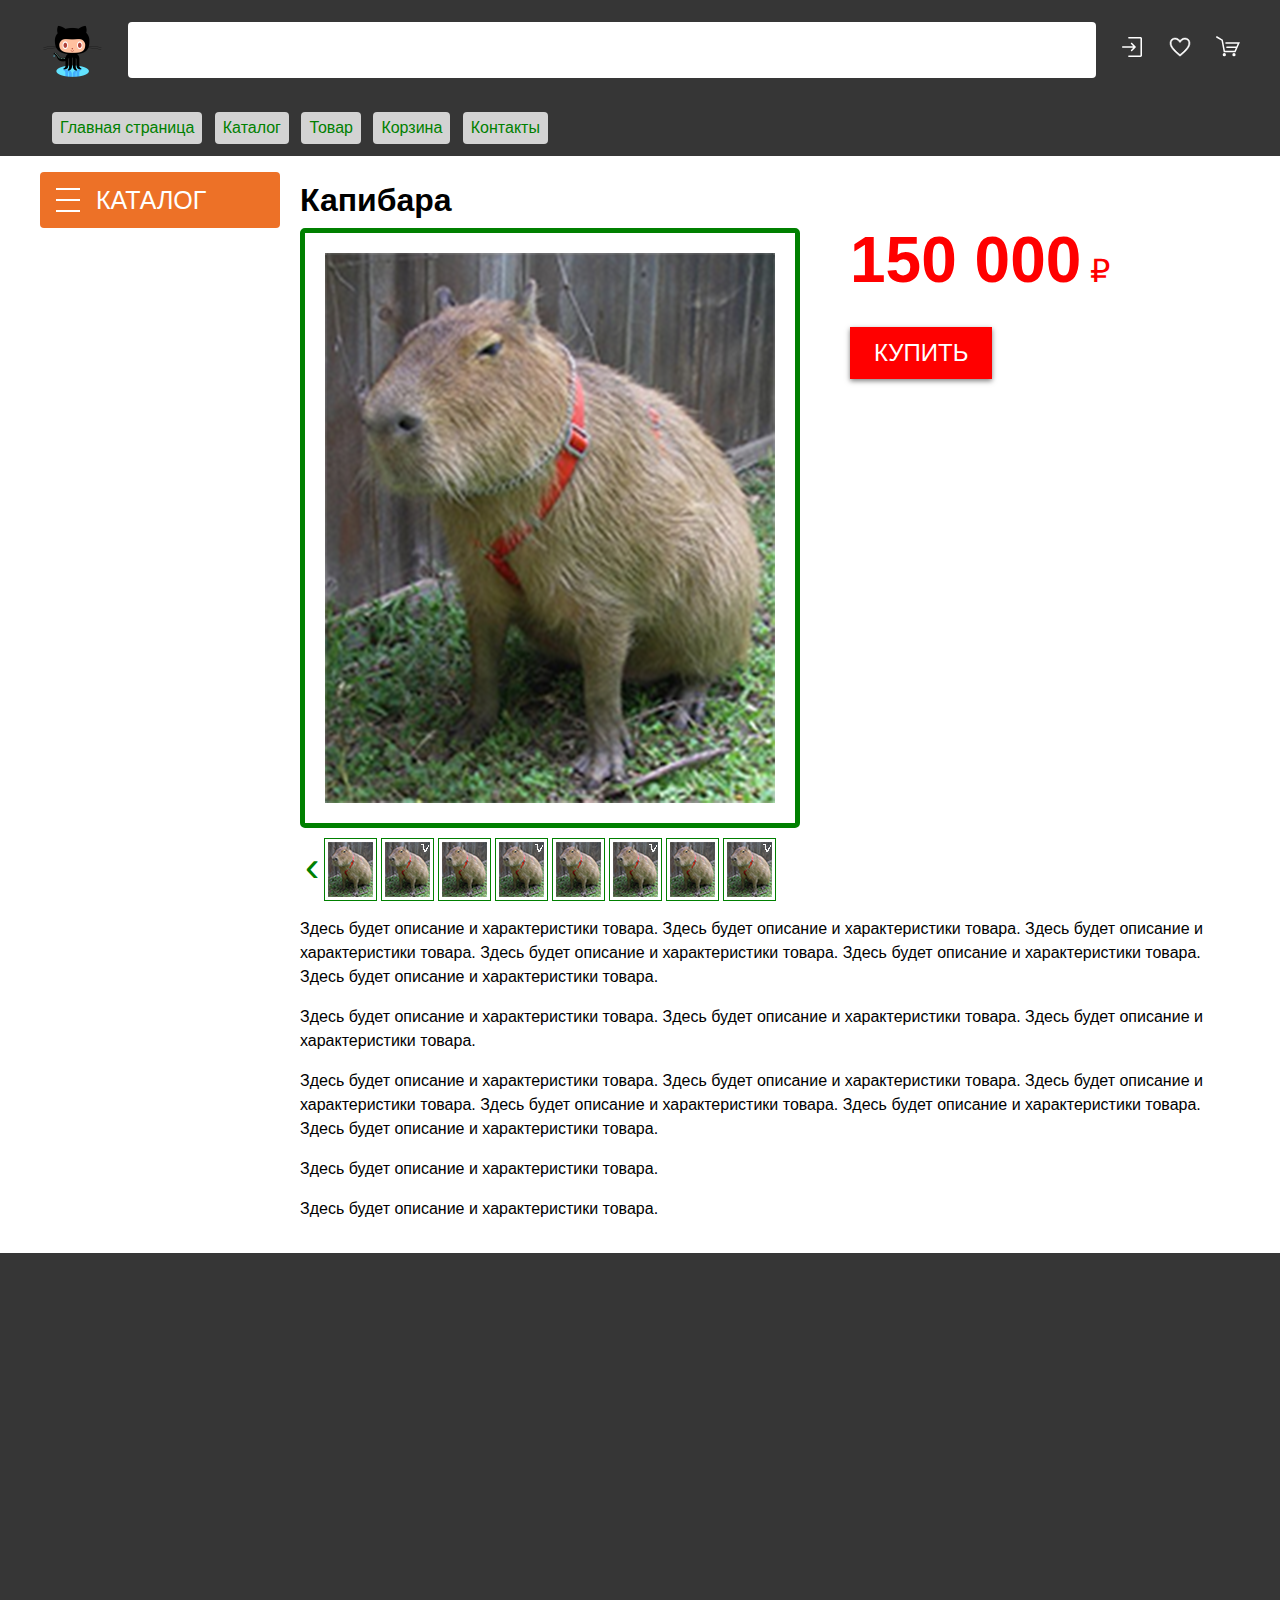
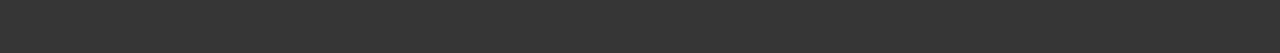
<file: ShellKhan/item.html>
<!DOCTYPE html>
<html lang="ru">
    <head>
        <meta charset="utf-8">
        
        <title>Страница товара</title>
        
        <link href="css/style.css" rel="stylesheet">
        
        <link href="css/animations.css" rel="stylesheet">
        
        <link href="css/adaptive.css" rel="stylesheet">
        
        <script src="js/jquery-3.6.0.min.js"></script>
        
        <script src="js/defs.js"></script>
        
        <script src="js/main.js"></script>
    </head>

    <body>
        <header>
            <section class="mainheader">
                <div class="container">
                    <a href="index.html" class="logo"></a>
                    
                    <div class="searchline"></div>
                    
                    <a href="#" class="headerlink" title="Войти"></a>
                    
                    <a href="#" class="headerlink" title="Избранное"></a>
                    
                    <a href="order.html" class="headerlink" title="Корзина"></a>
                </div>
            </section>
            
            <section>
                <div class="container">
                    <nav class="topmenu">
                        <a href="index.html">Главная страница</a>
                        
                        <a href="catalog.html">Каталог</a>
                        
                        <a href="item.html">Товар</a>
                        
                        <a href="order.html">Корзина</a>
                        
                        <a href="contacts.html">Контакты</a>
                    </nav>
                </div>
            </section>
        </header>
        
        <main>
            <section class="catalog">
                <div class="container">
                    <aside>
                        <div class="catmenu">Каталог</div>
                        <div class="accordeon">
                            <div class="level1">
                                <a href="#" class="menupoint">menupoint 1</a>
                                
                                <div class="level2">
                                    <a href="#" class="menupoint">menupoint 2</a>
                                </div>
                                
                                <div class="level2">
                                    <a href="#" class="menupoint">menupoint 2</a>
                                    
                                    <div class="level3">
                                        <a href="#" class="menupoint">menupoint 3</a>
                                    </div>
                                    
                                    <div class="level3">
                                        <a href="#" class="menupoint">menupoint 3</a>
                                    </div>
                                    
                                    <div class="level3">
                                        <a href="#" class="menupoint">menupoint 3</a>
                                    </div>
                                </div>
                                
                                <div class="level2">
                                    <a href="#" class="menupoint">menupoint 2</a>
                                </div>
                                
                                <div class="level2">
                                    <a href="#" class="menupoint">menupoint 2</a>
                                </div>
                            </div>
                            
                            <div class="level1">
                                <a href="#" class="menupoint">menupoint 1</a>
                            </div>
                            
                            <div class="level1">
                                <a href="#" class="menupoint">menupoint 1</a>
                                
                                <div class="level2">
                                    <a href="#" class="menupoint">menupoint 2</a>
                                </div>
                                
                                <div class="level2">
                                    <a href="#" class="menupoint">menupoint 2</a>
                                </div>
                            </div>
                            
                            <div class="level1">
                                <a href="#" class="menupoint">menupoint 1</a>
                                
                                <div class="level2">
                                    <a href="#" class="menupoint">menupoint 2</a>
                                </div>
                                
                                <div class="level2">
                                    <a href="#" class="menupoint">menupoint 2</a>
                                </div>
                            </div>
                            
                            <div class="level1">
                                <a href="#" class="menupoint">menupoint 1</a>
                            </div>
                            
                            <div class="level1">
                                <a href="#" class="menupoint">menupoint 1</a>
                            </div>
                        </div>
                    </aside>
                    
                    <article class="product">
                        <h1>Капибара</h1>
                        
                        <div class="article-top">
                            <div class="gallery_desk">
                                <div class="bigimage">
                                    <img src="images/zver_big.png" alt="big pic">
                                </div>
                                
                                <div class="gallery">
                                    <div class="gallery_window">
                                        <div class="gallery_rail">
                                            <!-- оборачиваем картинки в дивы без бордеров и паддингов, чтобы не усложнять вычисление ширины, а просто брать .width() -->
                                            <div class="smallimage">
                                                <img src="images/zver_min.png" alt="mini pic">
                                            </div>
                                            <div class="smallimage">
                                                <img src="images/zver_min1.png" alt="mini pic">
                                            </div>
                                            <div class="smallimage">
                                                <img src="images/zver_min.png" alt="mini pic">
                                            </div>
                                            <div class="smallimage">
                                                <img src="images/zver_min1.png" alt="mini pic">
                                            </div>
                                            <div class="smallimage">
                                                <img src="images/zver_min.png" alt="mini pic">
                                            </div>
                                            <div class="smallimage">
                                                <img src="images/zver_min1.png" alt="mini pic">
                                            </div>
                                            <div class="smallimage">
                                                <img src="images/zver_min.png" alt="mini pic">
                                            </div>
                                            <div class="smallimage">
                                                <img src="images/zver_min1.png" alt="mini pic">
                                            </div>
                                            <div class="smallimage">
                                                <img src="images/zver_min.png" alt="mini pic">
                                            </div>
                                            <div class="smallimage">
                                                <img src="images/zver_min1.png" alt="mini pic">
                                            </div>
                                        </div>
                                    </div>
                                    <span class="g_left active">&#8249;</span>
                                    <span class="g_right">&#8250;</span>
                                </div>
                            </div>
                            
                            <div class="price_desk">
                                <p class="price"><strong>150&nbsp;000</strong> &#8381;</p>
                                <button type="button">Купить</button>
                            </div>
                        </div>
                        
                        <div class="description_desk">
                            <p>Здесь будет описание и характеристики товара. Здесь будет описание и характеристики товара. Здесь будет описание и характеристики товара. Здесь будет описание и характеристики товара. Здесь будет описание и характеристики товара. Здесь будет описание и характеристики товара. </p>
                            <p>Здесь будет описание и характеристики товара. Здесь будет описание и характеристики товара. Здесь будет описание и характеристики товара. </p>
                            <p>Здесь будет описание и характеристики товара. Здесь будет описание и характеристики товара. Здесь будет описание и характеристики товара. Здесь будет описание и характеристики товара. Здесь будет описание и характеристики товара. Здесь будет описание и характеристики товара. </p>
                            <p>Здесь будет описание и характеристики товара.</p>
                            <p>Здесь будет описание и характеристики товара.</p>
                        </div>
                    </article>
                </div>
            </section>
        </main>
        
        <footer>
            <div class="container">
                
            </div>
        </footer>
    </body>
</html>
</file>
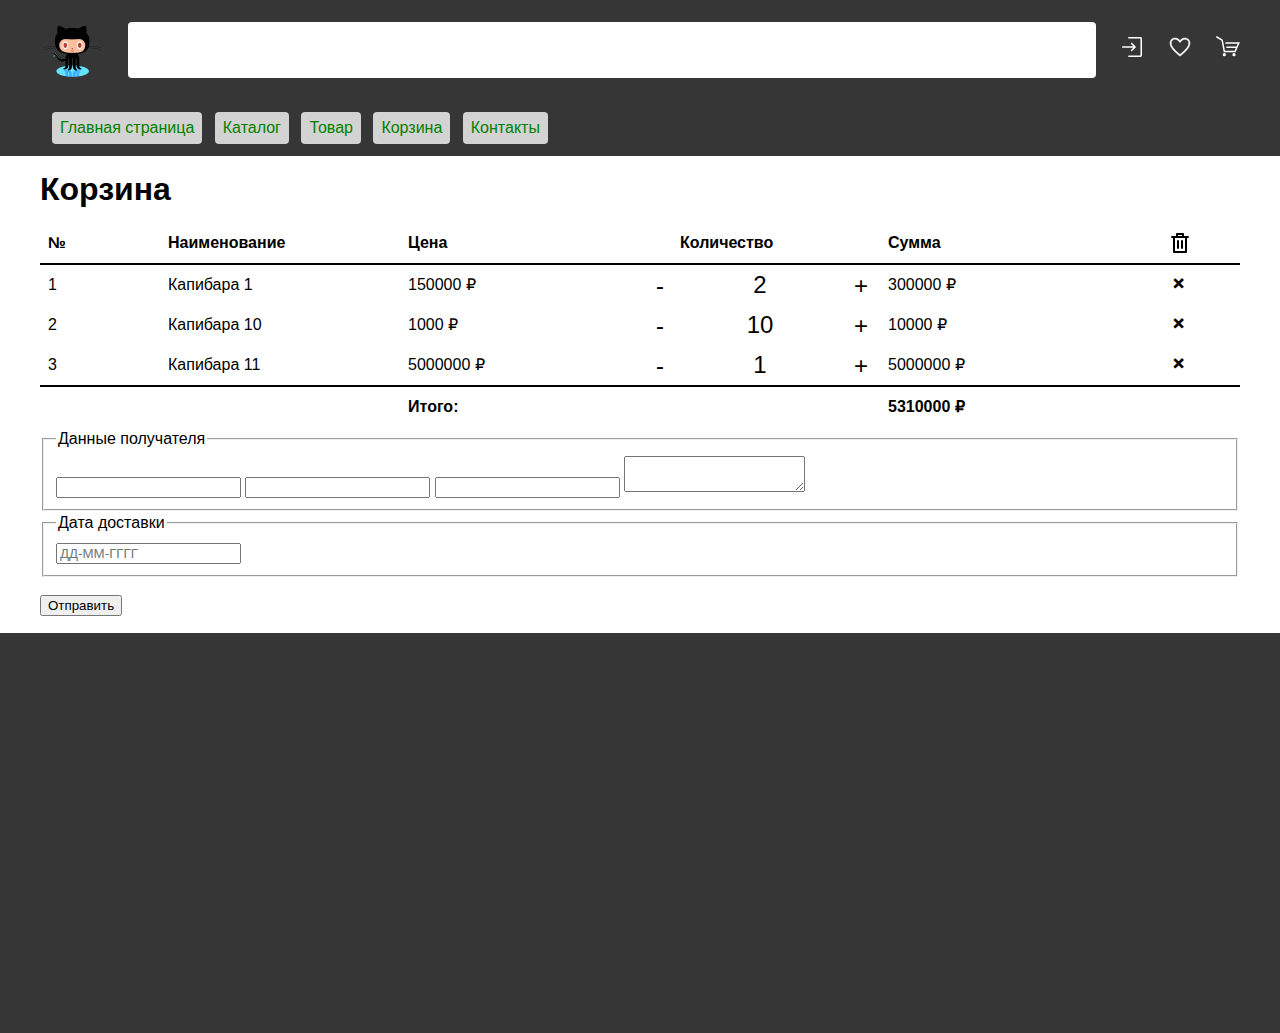
<file: ShellKhan/order.html>
<!DOCTYPE html>
<html lang="ru">
  <head>
    <meta charset="utf-8" />

    <title>Корзина</title>

    <link href="css/style.css" rel="stylesheet" />

    <link href="css/animations.css" rel="stylesheet" />

    <link href="css/adaptive.css" rel="stylesheet" />

    <script src="js/jquery-3.6.0.min.js"></script>

    <script src="js/defs.js"></script>

    <script src="js/main.js"></script>
  </head>

  <body>
    <header>
      <section class="mainheader">
        <div class="container">
          <a href="index.html" class="logo"></a>

          <div class="searchline"></div>

          <a href="#" class="headerlink" title="Войти"></a>

          <a href="#" class="headerlink" title="Избранное"></a>

          <a href="order.html" class="headerlink" title="Корзина"></a>
        </div>
      </section>

      <section>
        <div class="container">
          <nav class="topmenu">
            <a href="index.html">Главная страница</a>

            <a href="catalog.html">Каталог</a>

            <a href="item.html">Товар</a>

            <a href="order.html">Корзина</a>

            <a href="contacts.html">Контакты</a>
          </nav>
        </div>
      </section>
    </header>

    <main>
      <section>
        <div class="container">
          <h1>Корзина</h1>
        </div>
      </section>

      <section class="table">
        <div class="container">
          <table></table>
        </div>
      </section>

      <section class="form">
        <div class="container">
          <form
            action="https://jsonplaceholder.typicode.com/posts"
            method="POST"
          >
            <fieldset>
              <legend>Данные получателя</legend>

              <input type="text" id="name" />

              <input type="text" id="phone" />

              <input type="text" id="mail" />

              <textarea id="comment"></textarea>
            </fieldset>

            <fieldset>
              <legend>Дата доставки</legend>

              <input
                type="text"
                id="date"
                placeholder="ДД-ММ-ГГГГ"
                autocomplete="off"
              />
            </fieldset>

            <p>
              <button type="button">Отправить</button>
            </p>
          </form>
        </div>
      </section>
    </main>

    <footer>
      <div class="container"></div>
    </footer>
  </body>
</html>
</file>
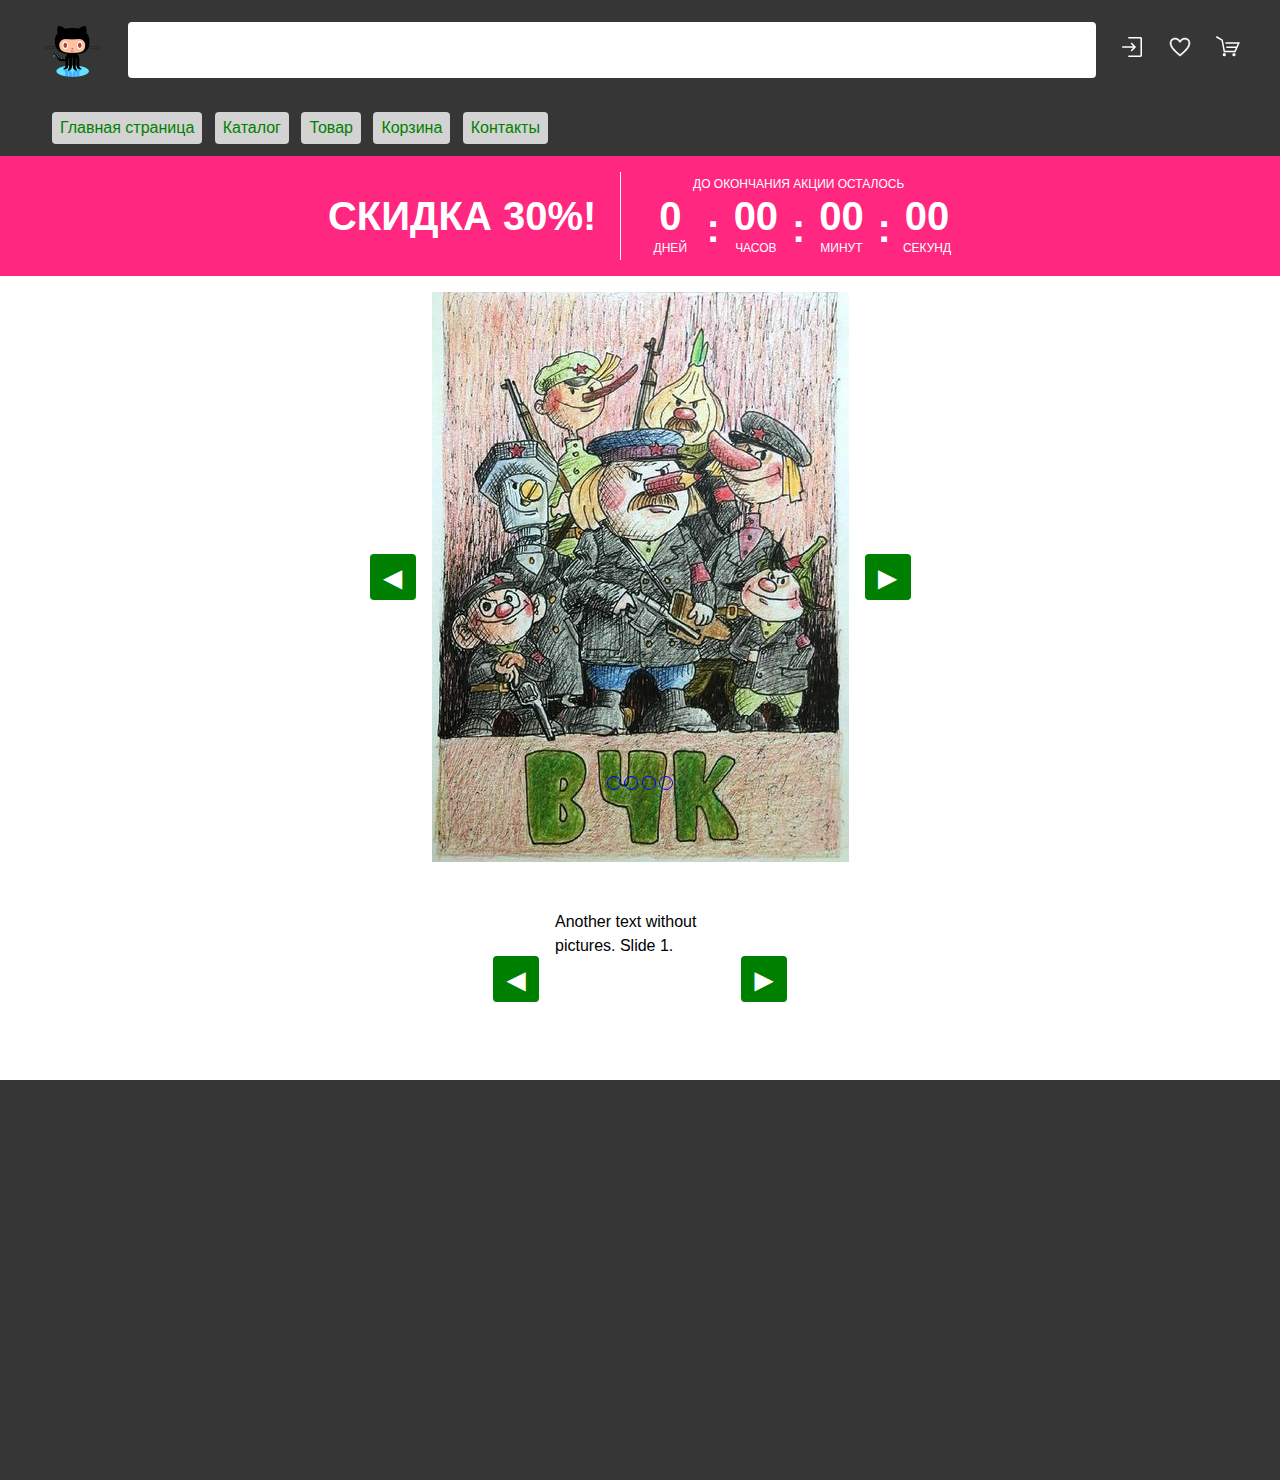
<file: ShellKhan/slider.html>
<!DOCTYPE html>
<html lang="ru">
  <head>
    <meta charset="utf-8" />

    <title>Главная страница проекта</title>

    <link href="css/style.css" rel="stylesheet" />

    <link href="css/animations.css" rel="stylesheet" />

    <link href="css/adaptive.css" rel="stylesheet" />

    <script src="js/jquery-3.6.0.min.js"></script>

    <script src="js/defs.js"></script>

    <script src="js/main.js"></script>
  </head>

  <body>
    <header>
      <section class="mainheader">
        <div class="container">
          <a href="index.html" class="logo"></a>

          <div class="searchline"></div>

          <a href="#" class="headerlink" title="Войти"></a>

          <a href="#" class="headerlink" title="Избранное"></a>

          <a href="order.html" class="headerlink" title="Корзина"></a>
        </div>
      </section>

      <section>
        <div class="container">
          <nav class="topmenu">
            <a href="index.html">Главная страница</a>

            <a href="catalog.html">Каталог</a>

            <a href="item.html">Товар</a>

            <a href="order.html">Корзина</a>

            <a href="contacts.html">Контакты</a>
          </nav>
        </div>
      </section>
    </header>

    <main>
      <section class="actionband">
        <div class="container">
          <div class="discount">СКИДКА 30%!</div>

          <div class="retaimer" data-fordate="11-01-2021">
            <div class="toptext">до окончания акции осталось</div>

            <span class="num"></span>

            <span class="sept">:</span>

            <span class="num"></span>

            <span class="sept">:</span>

            <span class="num"></span>

            <span class="sept">:</span>

            <span class="num"></span>
          </div>
        </div>
      </section>

      <section class="slider">
        <div class="container">
          <div class="slider_desk">
            <div class="slider_block curr">
              <img src="images/1.png" alt="pic 1" />
            </div>

            <div class="slider_block">
              <img src="images/2.png" alt="pic 2" />
            </div>

            <div class="slider_block">
              <img src="images/3.png" alt="pic 3" />
            </div>

            <div class="slider_block">
              <p>Some text without pictures.</p>
            </div>
          </div>

          <button type="button" class="to_left">&#9668;</button>

          <button type="button" class="to_right">&#9658;</button>

          <div class="points">
            <span></span>
            <span></span>
            <span></span>
            <span></span>
          </div>
        </div>
      </section>

      <section class="slider2">
        <div class="container">
          <div class="slider2_desk">
            <div class="slider2_block curr">
              <p>Another text without pictures. Slide 1.</p>
            </div>

            <div class="slider2_block">
              <p>Another text without pictures. Slide 2.</p>
            </div>

            <div class="slider2_block">
              <p>Another text without pictures. Slide 3.</p>
            </div>

            <div class="slider2_block">
              <p>Another text without pictures. Slide 4.</p>
            </div>
          </div>

          <button type="button" class="to_left">&#9668;</button>

          <button type="button" class="to_right">&#9658;</button>
        </div>
      </section>

      <section>
        <div class="container"></div>
      </section>

      <section>
        <div class="container"></div>
      </section>

      <section>
        <div class="container"></div>
      </section>
    </main>

    <footer>
      <section>
        <div class="container"></div>
      </section>
    </footer>
  </body>
</html>
</file>
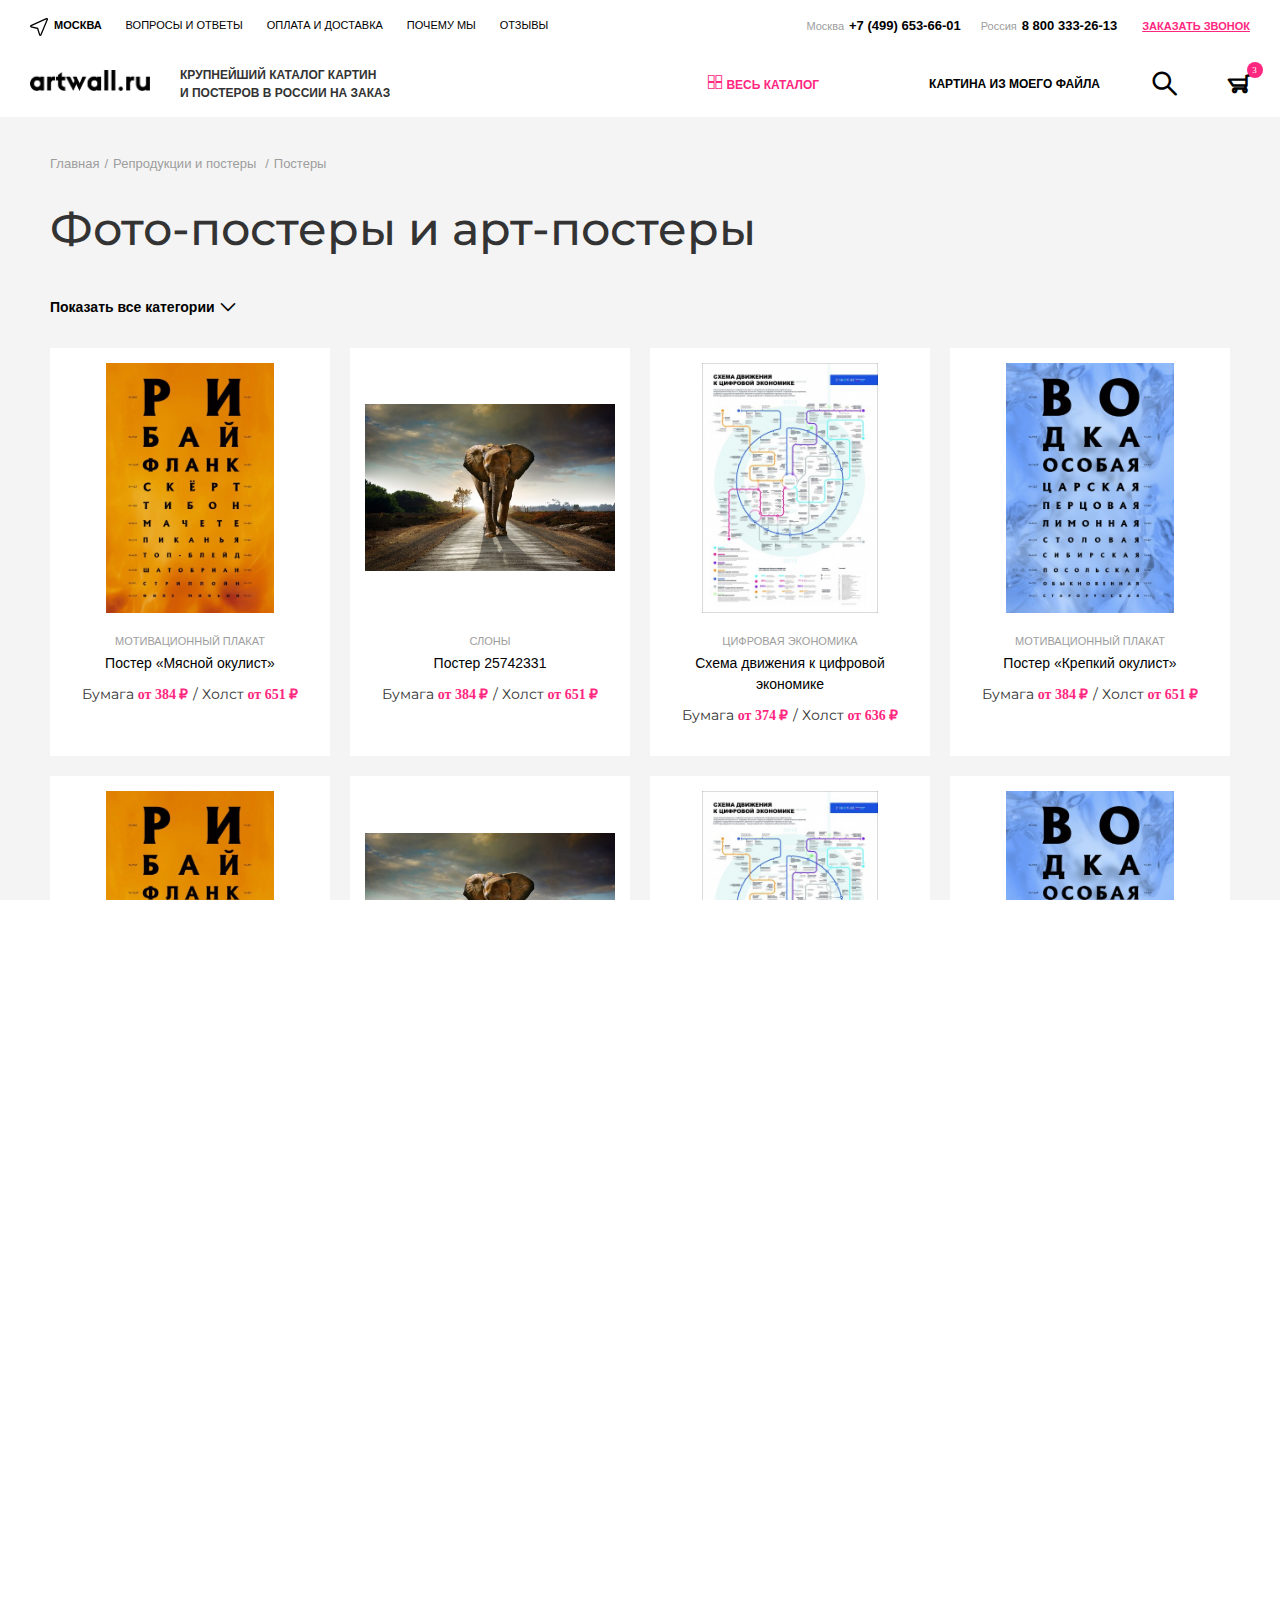
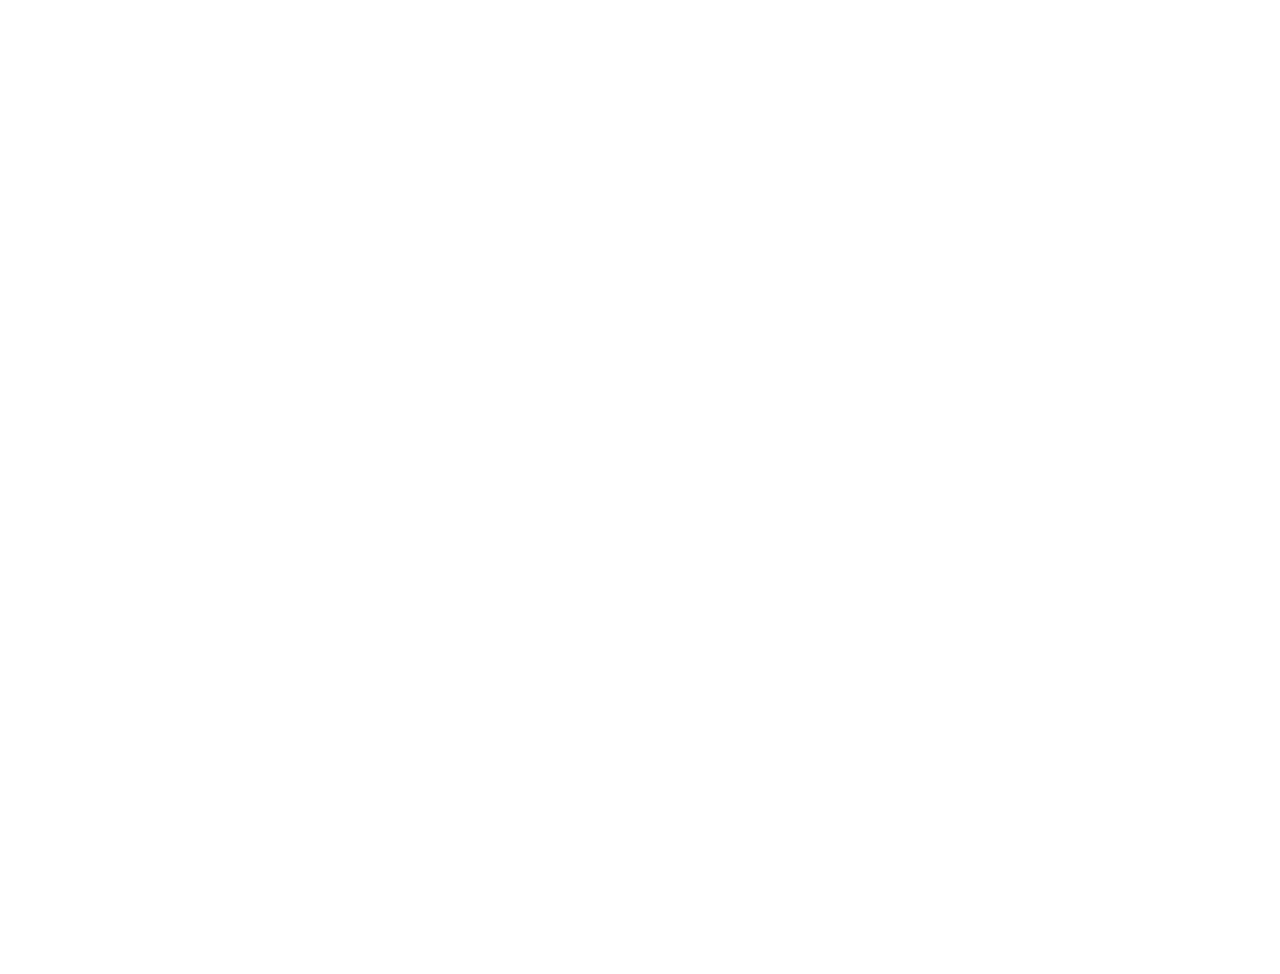
<file: V.2/catalog.html>
<!DOCTYPE html>
<html lang="en">
  <head>
    <meta charset="UTF-8" />
    <meta http-equiv="X-UA-Compatible" content="IE=edge" />
    <meta name="viewport" content="width=device-width, initial-scale=1.0" />
    <title>Каталог</title>
    <link href="css/style.css" rel="stylesheet" />
    <script src="js/jquery-3.6.0.min.js"></script>
    <!-- Подключаем слайдер Slick -->
			<script src="js/slick.min.js"></script>  
    
</head>
<div class="wrapper-container">
    <!--HEADER-->
    <header class="header">
      
        <div class="header-nav">
          <nav>
            <input id="menu__toggle" type="checkbox" />
            <label class="menu__btn" for="menu__toggle">
              <span></span>
            </label>
            <ul class="header-navigation">
              <li class="city-link">
                <a href="#" class="toggle-city"><img src="img/navigation.svg" /><b>Москва</b></a>
              </li>
              <li><a href="#">Вопросы и ответы</a></li>
              <li><a href="#">Оплата и доставка</a></li>
              <li><a href="#">Почему мы</a></li>
              <li><a href="#">Отзывы</a></li>
            </ul>
          </nav>
        </div>
        <div class="header-phones">
          <div >
            <span>Москва</span><a href="tel:+74996536601">+7 (499) 653-66-01</a>
          </div>
          <div >
            <span>Россия</span><a href="tel:+88003332613">8 800 333-26-13</a>
          </div>
          <div ><a href="#" id="pink-link">Заказать звонок</a></div>
          <div ><a href="#" id="pink-link">Наши телефоны</a></div>
          
        </div>
        <div class="header-logo"><a href="/"></a></div>
        <div class="header-slogan">Крупнейший каталог картин<br />и постеров в России на заказ</div>
        <div class="header-catalog"><a href="#"><i class="icon-catalog"></i><span>Весь каталог</span></a></div>
        <div class="header-image"><a href="#">Картина из моего файла</a></div>
        <div class="header-search"><a href="#" ><i class="icon-search"></i></a></div>
        <div class="header-basket"><a href="#" <i class="icon-cart"></i><span class="cart_count">3</span></a></div>  
        <div class="city-link">
          <a href="#" class="toggle-city"><img src="img/navigation.svg" /><b>Москва</b></a>
        </div>       
      <!-- Меню по клику на каталог -->
       <div class="header-menu hideMenu">
        <div class="collapse in">
          <div class="header-menu__inside tabs">
            <ul class="nav nav-tabs tabs__caption ">
              <li class="active"><a href="#" >Репродукции и постеры</a></li>
              <li ><a href="#"  >Авторские картины</a></li>
              <li ><a href="#"  >Модульные картины</a></li>
            </ul>

            <div class="tab-content">
              <div class="tab-pane active tabs__content" >
<div class="inside"><div class="menu"><nav><ul><li><a href="#" class="title">Каталог</a></li><li><a href="#">Искусство</a></li><li><a href="/catalog/photo-posters">Постеры</a></li><li><a href="/catalog/avtor-print">Лимитированные принты</a></li><li><a href="/catalog/avtomobili-posteri">Автомобильные постеры</a></li><li><a href="/catalog/cartoon">Карикатура</a></li><li><a href="/catalog/retro-posters">Ретро-постеры</a></li></ul></nav></div><div class="menu"><nav><ul><li><a href="/catalog/iskusstvo" class="title">Искусство</a></li><li><a href="/catalog/1">Художники</a></li><li><a href="/catalog/127">Батальные сцены</a></li><li><a href="/catalog/botanica">Ботаническая иллюстрация</a></li><li><a href="/catalog/vavilonskaya-bashnya">Вавилонская башня</a></li><li><a href="/catalog/goroda-jivopis">Города и карты</a></li><li><a href="/catalog/gravura_po_breigel">Гравюры по рисункам Брейгеля</a></li><li><a href="/catalog/116">Графика</a></li><li><a href="/catalog/derevnya-jivopis">Деревня</a></li><li><a href="/catalog/iskusstvo" class="black">Смотреть все</a></li></ul></nav></div><div class="menu"><nav><ul><li><a href="/catalog/photo-posters" class="title">Постеры</a></li><li><a href="/catalog/abstrakcia_poster">Абстракция</a></li><li><a href="/catalog/alfavit">Алфавит</a></li><li><a href="/catalog/arhitektura">Архитектура</a></li><li><a href="/catalog/glaza">Глаза</a></li><li><a href="/catalog/goroda">Города и карты</a></li><li><a href="/catalog/418796">Деловая инфографика</a></li><li><a href="/catalog/dengi-business">Деньги</a></li><li><a href="/catalog/123">Детские</a></li><li><a href="/catalog/photo-posters" class="black">Смотреть все</a></li></ul></nav></div><div class="menu"><nav><ul><li><a href="/popular" class="title">Новинки</a></li><li><a href="/catalog/caricino">Москва - Царицыно</a></li><li><a href="/catalog/serbia">Сербия</a></li><li><a href="/catalog/миронов-станислав">Миронов Станислав</a></li><li><a href="/catalog/shashlik">Шашлык</a></li><li><a href="/catalog/gonchar">Гончарное дело</a></li><li><a href="/catalog/малахова-светлана">Малахова Светлана</a></li><li><a href="/catalog/burger">Бургеры, хотдоги</a></li><li><a href="/catalog/osslund-helmer">Осслунд Хелмер</a></li><li><a href="/catalog/maxime-maufra">Мофра Максим</a></li></ul></nav></div><div class="side-block"><ul><li><a href="/products/upload"><i class="icon-image"></i>Картина из моего файла</a></li><li><a href="#" data-toggle="modal" data-target="#helpModal"><i class="icon-individ"></i>Заказать подборку</a></li><li><a href="/products/instagram"><i class="icon-inst"></i>Печать instagram</a></li><li><a href="/articles/art"><i class="icon-portret"></i>Поп-арт портрет по фото</a></li></ul></div></div>
              </div>
              <div class="tab-pane tabs__content" >
                <div class="inside"><div class="menu"><nav><ul><li><a href="#" class="title">Каталог</a></li><li><a href="/catalog/art-анималистика-7632">Анималистика</a></li><li><a href="/catalog/art-городской-пейзаж-7651">Городской пейзаж</a></li><li><a href="/catalog/art-иллюстрация-8994">Иллюстрация</a></li><li><a href="/catalog/art-интерьер-7826">Интерьер</a></li><li><a href="/catalog/art-морской-пейзаж-7630">Морской пейзаж</a></li><li><a href="/catalog/art-ню-7628">Ню</a></li><li><a href="/catalog/art-пейзаж-7634">Пейзаж</a></li><li><a href="/catalog/art-портрет-7637">Портрет</a></li><li><a href="/catalog/art-разное-7681">Разное</a></li></ul></nav></div><div class="menu"><nav><ul><li><a href="/catalog/art-сюжет-7643">Сюжет</a></li><li><a href="/catalog/art-театральный-костюм-7808">Театральный костюм</a></li><li><a href="/catalog/art-kartini" class="title">Смотреть все</a></li></ul></nav></div><div class="menu"><nav><ul></ul></nav></div><div class="menu"><nav><ul></ul></nav></div><div class="side-block"><ul><li><a href="/products/upload"><i class="icon-image"></i>Картина из моего файла</a></li><li><a href="#" data-toggle="modal" data-target="#helpModal"><i class="icon-individ"></i>Заказать подборку</a></li><li><a href="/products/instagram"><i class="icon-inst"></i>Печать instagram</a></li><li><a href="/articles/art"><i class="icon-portret"></i>Поп-арт портрет по фото</a></li></ul></div></div>
              </div>
              <div class="tab-pane tabs__content" >
                <div class="inside"><div class="menu"><nav><ul><li><a href="#" class="title">Каталог</a></li><li><a href="/catalog/792">Абстракция</a></li><li><a href="/catalog/791">Африканские мотивы</a></li><li><a href="/catalog/goroda-poliptih">Города</a></li><li><a href="/catalog/detskie-poliptihi">Детские</a></li><li><a href="/catalog/802">Животные и птицы</a></li><li><a href="/catalog/poliptih-kosmos">Космос</a></li><li><a href="/catalog/modulniye-kartini-lubov">Любовь</a></li><li><a href="/catalog/ludi-poliptihi">Люди</a></li><li><a href="/catalog/793">Море</a></li></ul></nav></div><div class="menu"><nav><ul><li><a href="/catalog/naturmort-poliptih">Натюрморт</a></li><li><a href="/catalog/priroda-poliptih">Природа</a></li><li><a href="/catalog/617433">Спорт</a></li><li><a href="/catalog/1067">Транспорт</a></li><li><a href="/catalog/poliptih-frukti">Фрукты</a></li><li><a href="/catalog/cveti-poliptih">Цветы</a></li><li><a href="/catalog/734757">Эротика</a></li><li><a href="/catalog/527435">Японские полиптихи</a></li><li><a href="/catalog/104" class="title">Смотреть все</a></li></ul></nav></div><div class="menu"><nav><ul></ul></nav></div><div class="menu"><nav><ul></ul></nav></div><div class="side-block"><ul><li><a href="/products/upload"><i class="icon-image"></i>Картина из моего файла</a></li><li><a href="#" data-toggle="modal" data-target="#helpModal"><i class="icon-individ"></i>Заказать подборку</a></li><li><a href="/products/instagram"><i class="icon-inst"></i>Печать instagram</a></li><li><a href="/articles/art"><i class="icon-portret"></i>Поп-арт портрет по фото</a></li></ul></div></div>
              </div>
            </div>
          </div>
        </div>



      </div>
    
    </header>
    <!--HEADER-END-->
<div class="wrapper-main">
    <div class="catalog-page">
    <ol class="breadcrumb">
        <li><a href="/">Главная</a></li><li><a href="#">Репродукции и постеры</a></li>
        <li class="active">Постеры</li>
    </ol>
    <h1>Фото-постеры и арт-постеры</h1>
    <div class="show-all">Показать все категории<i class="icon-dropdown"></i></div>
    <div class="catalog-container">
        <div class="catalog-filters__second catalog-tabs">
          <ul class="catalog-nav catalog-nav-tabs catalog-tabs__caption ">
            <li ><a href="#" class="activeLetter alphabet">Все</a></li>
            
          </ul>
        </div>
          <div class="catalog-tab-content">
            <div class="catalog-tab-pane active catalog-tabs__content" >
<ul id="catalog-categories">
  <li><a class="categories highlight disabled" href="#" >Абстракция</a></li>
  <li><a rel="alpha" class="categories highlight disabled" href="#">Алфавит</a></li>
  <li ><a href="/catalog/photo-posters" class="categories highlight disabled">Архитектура</a></li>
  <li><a href="/catalog/avtor-print" class="categories highlight disabled">Глаза</a></li>
  <li><a class="categories highlight disabled" href="/catalog/avtomobili-posteri">Города и карты</a></li>
  <li><a class="categories highlight disabled" href="/catalog/cartoon">Деловая инфографика</a></li>
  <li><a class="categories highlight disabled" href="/catalog/retro-posters">Деньги</a></li>
  <li><a class="categories highlight disabled" href="#">Детские</a></li>
  <li><a rel="activity" class="categories highlight disabled" href="/catalog/photo-posters">Деятельность</a></li>
  <li><a class="categories highlight disabled" href="/catalog/avtor-print">Еда и напитки</a></li>
  <li><a rel="animals" class="categories highlight disabled" href="/catalog/avtomobili-posteri">Животные</a></li>
  <li><a class="categories highlight disabled" href="/catalog/cartoon">Золотое сечение, числа Фибоначчи</a></li>
  <li><a class="categories highlight disabled" href="/catalog/retro-posters">Иероглифы</a></li>
  <li><a class="categories highlight disabled" href="#">Киберпанк</a></li>
  <li><a class="categories highlight disabled" href="/catalog/photo-posters">Космос</a></li>
  <li><a class="categories highlight disabled" href="/catalog/avtor-print">Лабиринт</a></li>
  <li><a class="categories highlight disabled" href="/catalog/avtomobili-posteri">Люди, лица, портреты</a></li>
  <li><a class="categories highlight disabled" href="/catalog/cartoon">Минимализм</a></li>
  <li><a rel="motivation" class="categories highlight disabled" href="/catalog/retro-posters">Мотивационный плакат</a></li>
</ul>
<div class="hide-all">Скрыть все категории<i class="icon-dropup"></i></div>
            </div>
          </div>
          
        </div>
      <div class="catalog-list">
        <div class="catalog-list__item motivation alpha" >
          <a href="#" ><picture><img class="pic" src="img/goods/1.jpg"></picture></a>
            <p class="theme text-uppercase"><a href="#">Мотивационный плакат</a></p>
            <p class="name"><a href="#">Постер «Мясной окулист»</a></p>
            <p class="variants">Бумага <span>от 384&nbsp;₽</span> / Холст <span>от 651&nbsp;₽</span></p>
          </div>
          <div class="catalog-list__item animals" >
            <a href="#" class="pic"><picture><img class="" src="img/goods/2.jpg"></picture></a>
            <p class="theme text-uppercase"><a href="#">Слоны</a></p>
            <p class="name"><a href="#">Постер 25742331</a></p>
            <p class="variants">Бумага <span>от 384&nbsp;₽</span> / Холст <span>от 651&nbsp;₽</span></p>
          </div>
          <div class="catalog-list__item activity" >
            <a href="#" class="pic activity"><picture><img class="" src="img/goods/3.jpg" ></picture></a>
            <p class="theme text-uppercase"><a href="#">Цифровая экономика</a></p>
            <p class="name"><a href="#">Схема движения к цифровой экономике</a></p>
            <p class="variants">Бумага <span>от 374&nbsp;₽</span> / Холст <span>от 636&nbsp;₽</span></p>
          </div>
          <div class="catalog-list__item motivation alpha" >
            <a href="#" class="pic"><picture><img class="" src="img/goods/4.jpg" ></picture></a>
            <p class="theme text-uppercase"><a href="#">Мотивационный плакат</a></p>
            <p class="name"><a href="#">Постер «Крепкий окулист»</a></p>
            <p class="variants">Бумага <span>от 384&nbsp;₽</span> / Холст <span>от 651&nbsp;₽</span></p>
          </div>
          <div class="catalog-list__item" >
            <a href="#" class="pic"><picture><img class="" src="img/goods/1.jpg"></picture></a>
              <p class="theme text-uppercase"><a href="#">Мотивационный плакат</a></p>
              <p class="name"><a href="#">Постер «Мясной окулист»</a></p>
              <p class="variants">Бумага <span>от 384&nbsp;₽</span> / Холст <span>от 651&nbsp;₽</span></p>
            </div>
            <div class="catalog-list__item" >
              <a href="#" class="pic"><picture><img class="" src="img/goods/2.jpg"></picture></a>
              <p class="theme text-uppercase"><a href="#">Слоны</a></p>
              <p class="name"><a href="#">Постер 25742331</a></p>
              <p class="variants">Бумага <span>от 384&nbsp;₽</span> / Холст <span>от 651&nbsp;₽</span></p>
            </div>
            <div class="catalog-list__item" >
              <a href="#" class="pic"><picture><img class="" src="img/goods/3.jpg" ></picture></a>
              <p class="theme text-uppercase"><a href="#">Цифровая экономика</a></p>
              <p class="name"><a href="#">Схема движения к цифровой экономике</a></p>
              <p class="variants">Бумага <span>от 374&nbsp;₽</span> / Холст <span>от 636&nbsp;₽</span></p>
            </div>
            <div class="catalog-list__item" >
              <a href="#" class="pic"><picture><img class="" src="img/goods/4.jpg" ></picture></a>
              <p class="theme text-uppercase"><a href="#">Мотивационный плакат</a></p>
              <p class="name"><a href="#">Постер «Крепкий окулист»</a></p>
              <p class="variants">Бумага <span>от 384&nbsp;₽</span> / Холст <span>от 651&nbsp;₽</span></p>
            </div>
            <div class="catalog-list__item" >
              <a href="#" class="pic"><picture><img class="" src="img/goods/1.jpg"></picture></a>
                <p class="theme text-uppercase"><a href="#">Мотивационный плакат</a></p>
                <p class="name"><a href="#">Постер «Мясной окулист»</a></p>
                <p class="variants">Бумага <span>от 384&nbsp;₽</span> / Холст <span>от 651&nbsp;₽</span></p>
              </div>
              <div class="catalog-list__item" >
                <a href="#" class="pic"><picture><img class="" src="img/goods/2.jpg"></picture></a>
                <p class="theme text-uppercase"><a href="#">Слоны</a></p>
                <p class="name"><a href="#">Постер 25742331</a></p>
                <p class="variants">Бумага <span>от 384&nbsp;₽</span> / Холст <span>от 651&nbsp;₽</span></p>
              </div>
              <div class="catalog-list__item" >
                <a href="#" class="pic"><picture><img class="" src="img/goods/3.jpg" ></picture></a>
                <p class="theme text-uppercase"><a href="#">Цифровая экономика</a></p>
                <p class="name"><a href="#">Схема движения к цифровой экономике</a></p>
                <p class="variants">Бумага <span>от 374&nbsp;₽</span> / Холст <span>от 636&nbsp;₽</span></p>
              </div>
              <div class="catalog-list__item" >
                <a href="#" class="pic"><picture><img class="" src="img/goods/4.jpg" ></picture></a>
                <p class="theme text-uppercase"><a href="#">Мотивационный плакат</a></p>
                <p class="name"><a href="#">Постер «Крепкий окулист»</a></p>
                <p class="variants">Бумага <span>от 384&nbsp;₽</span> / Холст <span>от 651&nbsp;₽</span></p>
              </div>
         
        </div>
</div>
    <!--FOOTER-->
    <footer class="footer">
      <div class="footer-instagram">
        <a target="_blank" href="#" class="title"><img src="img/instagram.svg" />Инстаграм</a>
        <div class="footer-instagram_list">
          <div>
            <a href="#" target="_blank"><img src="img/instagram_8090.jpg"/></a>
          </div>
          <div>
            <a href="#" target="_blank"><img src="img/instagram_8089.jpg"/></a>
          </div>
          <div>
            <a href="#" target="_blank"><img src="img/instagram_8088.jpg"/></a>
          </div>
          <div>
            <a href="#" target="_blank"><img src="img/instagram_8087.jpg"/></a>
          </div>
          <div>
            <a href="#" target="_blank"><img src="img/instagram_8086.jpg"/></a>
          </div>
        </div>
      </div>

      <div class="footer-bottom">
        
          <div class="footer-column" >
            <span class="column-title">Продукция<i class="icon-dropdown"></i></span>
            
              <ul class="footer-ul">
                <li><a href="#">Картины и постеры</a></li>
                <li><a href="#">Авторские картины</a></li>
                <li><a href="#">Модульные картины</a></li>
                <li><a href="#">Фотошторы</a></li>
                <li><a href="#">Наклейки</a></li>
                <li><a href="#">Часы</a></li>
                <li>
                  <a href="#">Подарочный сертификат</a>
                </li>
                <li><a href="#">Идеи подарков</a></li>
                <li><a href="#">Картина из моего файла</a></li>
                <li><a href="#">Печать Instagram</a></li>
                <li><a href="#">Поп-арт портреты</a></li>
                <li><a href="#">Карта сайта</a></li>
              </ul>
          </div>
          <div class="footer-column" >
            <span class="column-title"
              >Сотрудничество<i class="icon-dropdown"></i></span>
              <ul class="footer-ul">
                <li><a href="#">Авторам</a></li>
                <li><a href="#">Дизайнерам</a></li>
                <li><a href="#">Подарочные карты</a></li>
                <li><a href="#">Арендодателям</a></li>
                <li><a href="#">Публичная оферта</a></li>
                <li><a href="#">Политика возврата</a></li>
              </ul>
          </div>
          <div class="footer-column" >
            <span class="column-title" >Компания<i class="icon-dropdown"></i></span>
            
              <ul class="footer-ul">
                <li><a href="#">Почему мы</a></li>
                <li><a href="#">Вопросы и ответы</a></li>
                <li><a href="#">Оплата и доставка</a></li>
                <li><a href="#">Оплата онлайн</a></li>
                <li><a href="#">Отзывы</a></li>
                <li><a href="#">Статьи</a></li>
                <li><a href="#">Контакты</a></li>
              </ul>
            
          </div>
          <div class="footer-column" >
            <span class="column-title"
              >Связь с нами<i class="icon-dropdown"></i></span>
            <ul class="footer-ul" >
              <li>
                <p>Москва</p>
                <a href="tel:+74996536601">+7 (499) 653-66-01</a>
              </li>
              <li>
                <p>Санкт-Петербург</p>
                <a href="tel:+78124907532">+7 (812) 490-75-32</a>
              </li>
              <li>
                <p>Россия</p>
                <a href="tel:+88003332613">8 800 333-26-13</a>
              </li>
              <li>
                <a href="#" class="callback">Заказать звонок</a>
              </li>
              <li><a href="mailto:info@artwall.ru">info@artwall.ru</a></li>
            </ul>
          </div>
        </div>
        

    </footer>
    <!--FOOTER-END-->
</div>
    <script src="js/script.js"></script>
    <script src="js/catalog.js"></script>
  </body>
</html>
</file>
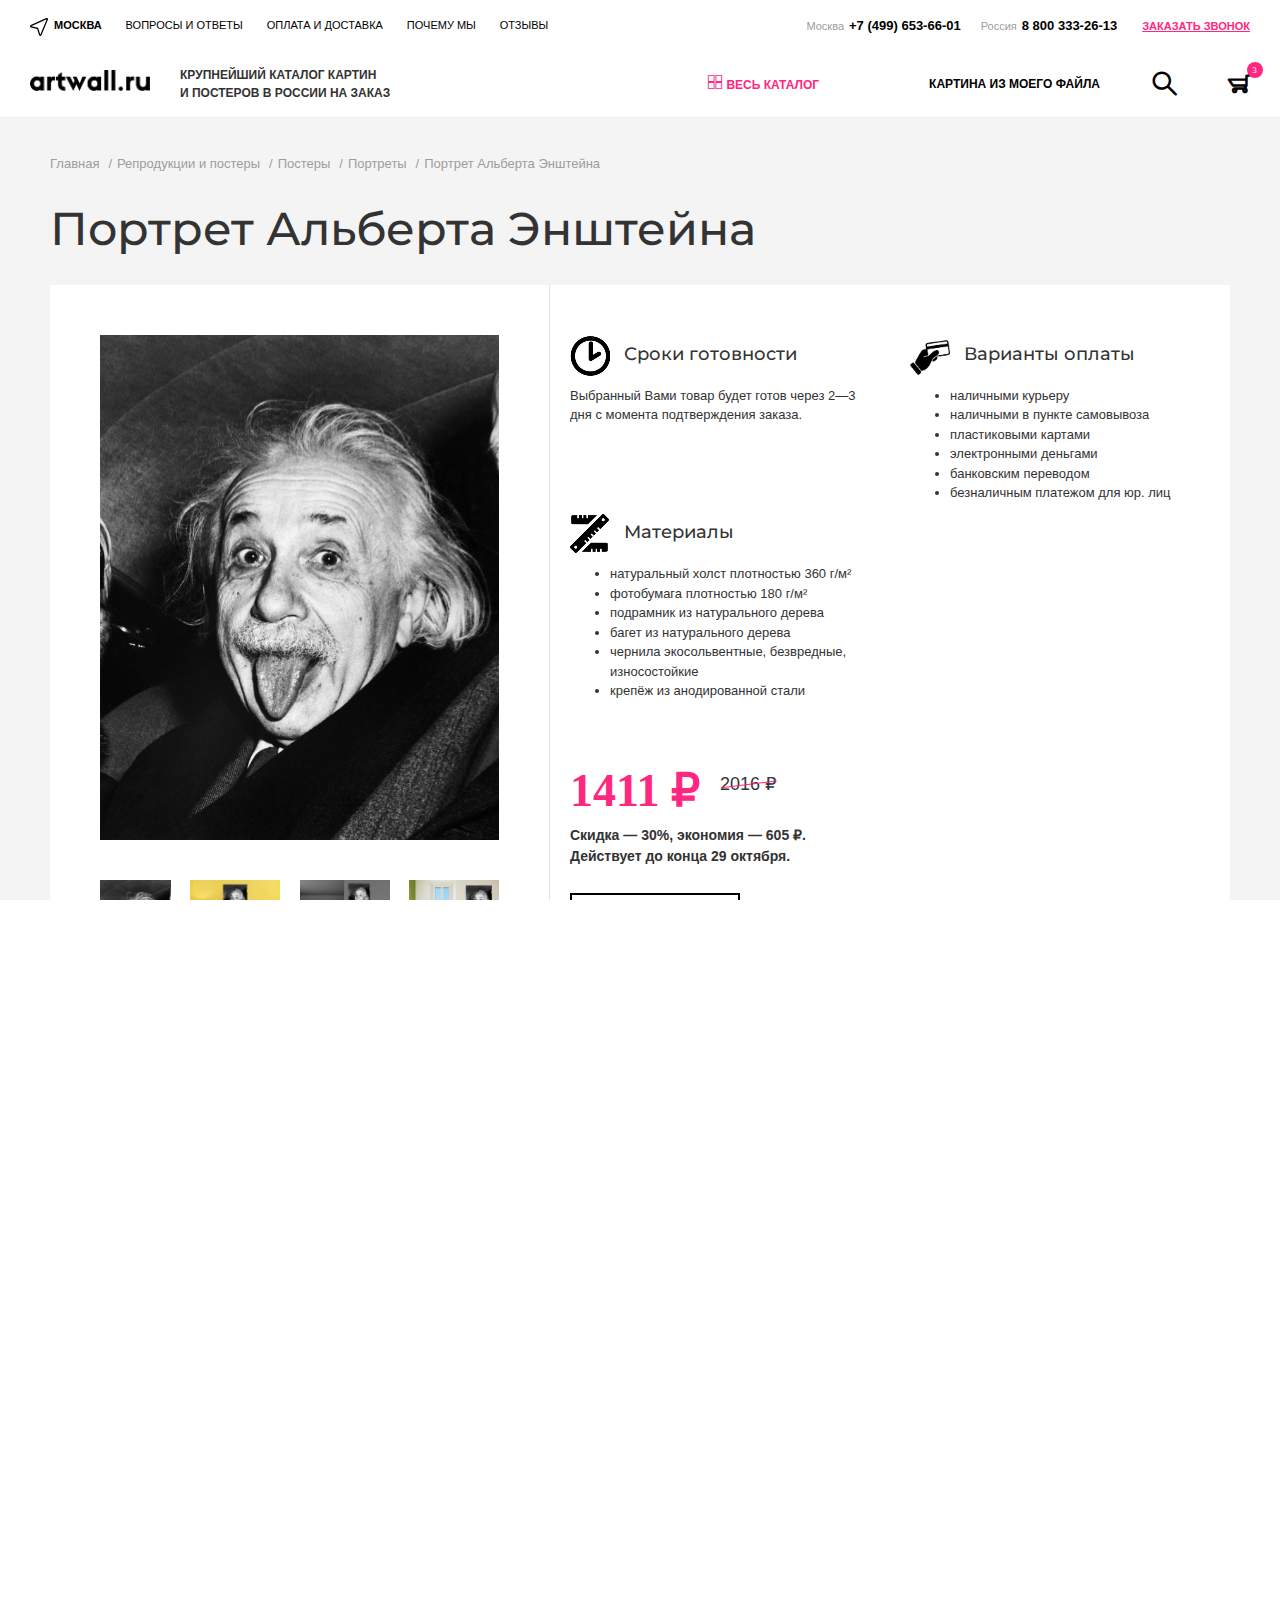
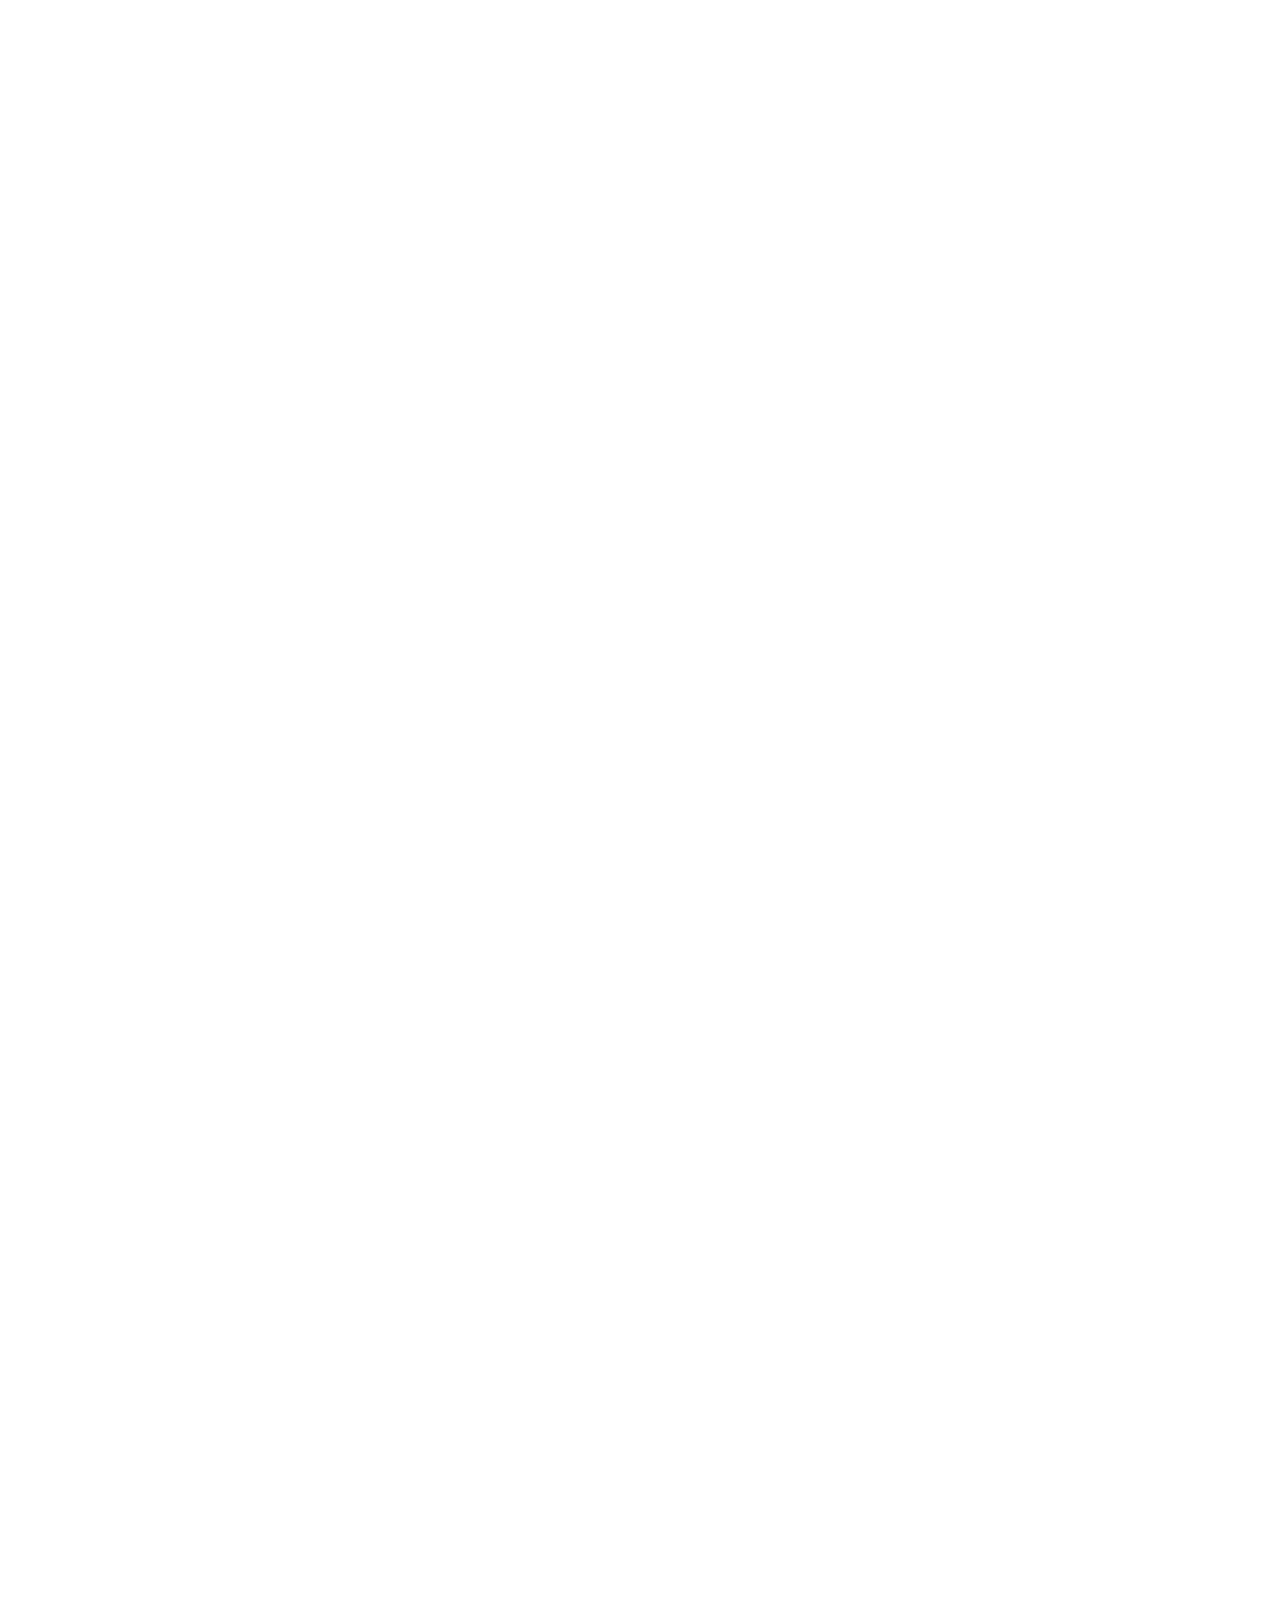
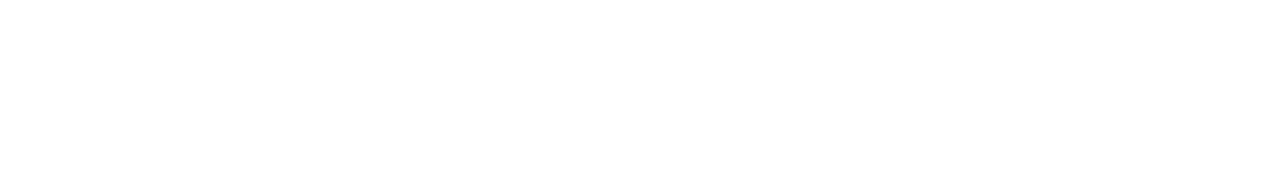
<file: V.2/good.html>
<!DOCTYPE html>
<html lang="en">
  <head>
    <meta charset="UTF-8" />
    <meta http-equiv="X-UA-Compatible" content="IE=edge" />
    <meta name="viewport" content="width=device-width, initial-scale=1.0" />
    <title>Страница товара</title>
    <link href="css/style.css" rel="stylesheet" />
    <link href="lightbox/css/lightbox.css" rel="stylesheet" />
    <script src="js/jquery-3.6.0.min.js"></script>
    <!-- Подключаем слайдер Slick -->
			<script src="js/slick.min.js"></script>  
    
</head>
<div class="wrapper-container">
    <!--HEADER-->
    <header class="header">
      
        <div class="header-nav">
          <nav>
            <input id="menu__toggle" type="checkbox" />
            <label class="menu__btn" for="menu__toggle">
              <span></span>
            </label>
            <ul class="header-navigation">
              <li class="city-link">
                <a href="#" class="toggle-city"><img src="img/navigation.svg" /><b>Москва</b></a>
              </li>
              <li><a href="#">Вопросы и ответы</a></li>
              <li><a href="#">Оплата и доставка</a></li>
              <li><a href="#">Почему мы</a></li>
              <li><a href="#">Отзывы</a></li>
            </ul>
          </nav>
        </div>
        <div class="header-phones">
          <div >
            <span>Москва</span><a href="tel:+74996536601">+7 (499) 653-66-01</a>
          </div>
          <div >
            <span>Россия</span><a href="tel:+88003332613">8 800 333-26-13</a>
          </div>
          <div ><a href="#" id="pink-link">Заказать звонок</a></div>
          <div ><a href="#" id="pink-link">Наши телефоны</a></div>
          
        </div>
        <div class="header-logo"><a href="/"></a></div>
        <div class="header-slogan">Крупнейший каталог картин<br />и постеров в России на заказ</div>
        <div class="header-catalog"><a href="#"><i class="icon-catalog"></i><span>Весь каталог</span></a></div>
        <div class="header-image"><a href="#">Картина из моего файла</a></div>
        <div class="header-search"><a href="#" ><i class="icon-search"></i></a></div>
        <div class="header-basket"><a href="#" <i class="icon-cart"></i><span class="cart_count">3</span></a></div>  
        <div class="city-link">
          <a href="#" class="toggle-city"><img src="img/navigation.svg" /><b>Москва</b></a>
        </div>       
      <!-- Меню по клику на каталог -->
       <div class="header-menu hideMenu">
        <div class="collapse in">
          <div class="header-menu__inside tabs">
            <ul class="nav nav-tabs tabs__caption ">
              <li class="active"><a href="#" >Репродукции и постеры</a></li>
              <li ><a href="#"  >Авторские картины</a></li>
              <li ><a href="#"  >Модульные картины</a></li>
            </ul>

            <div class="tab-content">
              <div class="tab-pane active tabs__content" >
<div class="inside"><div class="menu"><nav><ul><li><a href="#" class="title">Каталог</a></li><li><a href="#">Искусство</a></li><li><a href="/catalog/photo-posters">Постеры</a></li><li><a href="/catalog/avtor-print">Лимитированные принты</a></li><li><a href="/catalog/avtomobili-posteri">Автомобильные постеры</a></li><li><a href="/catalog/cartoon">Карикатура</a></li><li><a href="/catalog/retro-posters">Ретро-постеры</a></li></ul></nav></div><div class="menu"><nav><ul><li><a href="/catalog/iskusstvo" class="title">Искусство</a></li><li><a href="/catalog/1">Художники</a></li><li><a href="/catalog/127">Батальные сцены</a></li><li><a href="/catalog/botanica">Ботаническая иллюстрация</a></li><li><a href="/catalog/vavilonskaya-bashnya">Вавилонская башня</a></li><li><a href="/catalog/goroda-jivopis">Города и карты</a></li><li><a href="/catalog/gravura_po_breigel">Гравюры по рисункам Брейгеля</a></li><li><a href="/catalog/116">Графика</a></li><li><a href="/catalog/derevnya-jivopis">Деревня</a></li><li><a href="/catalog/iskusstvo" class="black">Смотреть все</a></li></ul></nav></div><div class="menu"><nav><ul><li><a href="/catalog/photo-posters" class="title">Постеры</a></li><li><a href="/catalog/abstrakcia_poster">Абстракция</a></li><li><a href="/catalog/alfavit">Алфавит</a></li><li><a href="/catalog/arhitektura">Архитектура</a></li><li><a href="/catalog/glaza">Глаза</a></li><li><a href="/catalog/goroda">Города и карты</a></li><li><a href="/catalog/418796">Деловая инфографика</a></li><li><a href="/catalog/dengi-business">Деньги</a></li><li><a href="/catalog/123">Детские</a></li><li><a href="/catalog/photo-posters" class="black">Смотреть все</a></li></ul></nav></div><div class="menu"><nav><ul><li><a href="/popular" class="title">Новинки</a></li><li><a href="/catalog/caricino">Москва - Царицыно</a></li><li><a href="/catalog/serbia">Сербия</a></li><li><a href="/catalog/миронов-станислав">Миронов Станислав</a></li><li><a href="/catalog/shashlik">Шашлык</a></li><li><a href="/catalog/gonchar">Гончарное дело</a></li><li><a href="/catalog/малахова-светлана">Малахова Светлана</a></li><li><a href="/catalog/burger">Бургеры, хотдоги</a></li><li><a href="/catalog/osslund-helmer">Осслунд Хелмер</a></li><li><a href="/catalog/maxime-maufra">Мофра Максим</a></li></ul></nav></div><div class="side-block"><ul><li><a href="/products/upload"><i class="icon-image"></i>Картина из моего файла</a></li><li><a href="#" data-toggle="modal" data-target="#helpModal"><i class="icon-individ"></i>Заказать подборку</a></li><li><a href="/products/instagram"><i class="icon-inst"></i>Печать instagram</a></li><li><a href="/articles/art"><i class="icon-portret"></i>Поп-арт портрет по фото</a></li></ul></div></div>
              </div>
              <div class="tab-pane tabs__content" >
                <div class="inside"><div class="menu"><nav><ul><li><a href="#" class="title">Каталог</a></li><li><a href="/catalog/art-анималистика-7632">Анималистика</a></li><li><a href="/catalog/art-городской-пейзаж-7651">Городской пейзаж</a></li><li><a href="/catalog/art-иллюстрация-8994">Иллюстрация</a></li><li><a href="/catalog/art-интерьер-7826">Интерьер</a></li><li><a href="/catalog/art-морской-пейзаж-7630">Морской пейзаж</a></li><li><a href="/catalog/art-ню-7628">Ню</a></li><li><a href="/catalog/art-пейзаж-7634">Пейзаж</a></li><li><a href="/catalog/art-портрет-7637">Портрет</a></li><li><a href="/catalog/art-разное-7681">Разное</a></li></ul></nav></div><div class="menu"><nav><ul><li><a href="/catalog/art-сюжет-7643">Сюжет</a></li><li><a href="/catalog/art-театральный-костюм-7808">Театральный костюм</a></li><li><a href="/catalog/art-kartini" class="title">Смотреть все</a></li></ul></nav></div><div class="menu"><nav><ul></ul></nav></div><div class="menu"><nav><ul></ul></nav></div><div class="side-block"><ul><li><a href="/products/upload"><i class="icon-image"></i>Картина из моего файла</a></li><li><a href="#" data-toggle="modal" data-target="#helpModal"><i class="icon-individ"></i>Заказать подборку</a></li><li><a href="/products/instagram"><i class="icon-inst"></i>Печать instagram</a></li><li><a href="/articles/art"><i class="icon-portret"></i>Поп-арт портрет по фото</a></li></ul></div></div>
              </div>
              <div class="tab-pane tabs__content" >
                <div class="inside"><div class="menu"><nav><ul><li><a href="#" class="title">Каталог</a></li><li><a href="/catalog/792">Абстракция</a></li><li><a href="/catalog/791">Африканские мотивы</a></li><li><a href="/catalog/goroda-poliptih">Города</a></li><li><a href="/catalog/detskie-poliptihi">Детские</a></li><li><a href="/catalog/802">Животные и птицы</a></li><li><a href="/catalog/poliptih-kosmos">Космос</a></li><li><a href="/catalog/modulniye-kartini-lubov">Любовь</a></li><li><a href="/catalog/ludi-poliptihi">Люди</a></li><li><a href="/catalog/793">Море</a></li></ul></nav></div><div class="menu"><nav><ul><li><a href="/catalog/naturmort-poliptih">Натюрморт</a></li><li><a href="/catalog/priroda-poliptih">Природа</a></li><li><a href="/catalog/617433">Спорт</a></li><li><a href="/catalog/1067">Транспорт</a></li><li><a href="/catalog/poliptih-frukti">Фрукты</a></li><li><a href="/catalog/cveti-poliptih">Цветы</a></li><li><a href="/catalog/734757">Эротика</a></li><li><a href="/catalog/527435">Японские полиптихи</a></li><li><a href="/catalog/104" class="title">Смотреть все</a></li></ul></nav></div><div class="menu"><nav><ul></ul></nav></div><div class="menu"><nav><ul></ul></nav></div><div class="side-block"><ul><li><a href="/products/upload"><i class="icon-image"></i>Картина из моего файла</a></li><li><a href="#" data-toggle="modal" data-target="#helpModal"><i class="icon-individ"></i>Заказать подборку</a></li><li><a href="/products/instagram"><i class="icon-inst"></i>Печать instagram</a></li><li><a href="/articles/art"><i class="icon-portret"></i>Поп-арт портрет по фото</a></li></ul></div></div>
              </div>
            </div>
          </div>
        </div>



      </div>
    
    </header>
    <!--HEADER-END-->
<div class="wrapper-main">
    <div class="catalog-page">
    <ol class="breadcrumb">
        <li><a href="/">Главная</a></li>
        <li><a href="#">Репродукции и постеры</a></li>
        <li><a href="#">Постеры</a></li>
        <li><a href="#">Портреты</a></li>
        <li><a href="#">Портрет Альберта Энштейна</a></li>

    </ol>
    <h1>Портрет Альберта Энштейна</h1>
    <div class="catalog-page__header">
    <!--    <div class="catalog-page__header__top card">
            <div class="left">
                <nav>
                    <ul>
                        <li><h2 class="hskip"><a href="#" class="active">Картина</a></h2></li>
                        <li><h2 class="hskip"><a href="#" >Модульное панно</a></h2></li>
                        <li><h2 class="hskip"><a href="#">Часы</a></h2></li>
                        <li><h2 class="hskip"><a href="#">Магнитная картина</a></h2>
                        </li>
                    </ul>
                </nav>
            </div>

        </div>-->
        <div class="catalog-card">
<div class="left">
    <div class="inside">
        <div class="big-photo">
            <a href="img/good/1.jpg" data-lightbox="image-1" data-title="Альберт Эйнштейн">
                <img src="img/good/1.jpg" title="Альберт Эйнштейн">
            </a>
            
        </div>
        <div class="gallery-photo">
            <div><a href="img/good/1.jpg" data-lightbox="gallery-photos" data-title="Альберт Эйнштейн">
                <img src="img/good/1.jpg" title="Альберт Эйнштейн">
            </a></div>
            <div> <a href="img/good/2.jpg" data-lightbox="gallery-photos" data-title="Альберт Эйнштейн">
                <img src="img/good/2.jpg" title="Альберт Эйнштейн">
            </a></div>
            <div><a href="img/good/3.jpg" data-lightbox="gallery-photos" data-title="Альберт Эйнштейн">
                <img src="img/good/3.jpg" title="Альберт Эйнштейн">
            </a></div>
            <div><a href="img/good/4.jpg" data-lightbox="gallery-photos" data-title="Альберт Эйнштейн">
                <img src="img/good/4.jpg" title="Альберт Эйнштейн">
            </a></div>
        </ul>
        </div>
    </div>
</div>
<div class="right">
    <div class="right-block">
        <div><img src="img/clock.png" alt=""></div>
        <div><h5>Сроки готовности</h5></div>        
        <div><p>Выбранный Вами товар будет готов через 2—3 дня с момента подтверждения заказа.</p></div>
    </div>
    <div class="right-block">
        <div><img src="img/card.png" alt=""></div>
        <div><h5>Варианты оплаты</h5></div>
        <div><ul>
            <li>наличными курьеру</li>
            <li>наличными в пункте самовывоза</li>
            <li>пластиковыми картами</li>
            <li>электронными деньгами</li>
            <li>банковским переводом</li>
            <li>безналичным платежом для юр. лиц</li>
        </ul></div>
    </div>
    <div class="right-block">
        <div><img src="img/ruler.png" alt=""></div>
        <div><h5 class="center-item__title">Материалы</h5></div>
        <div>
            <ul>
                <li>натуральный холст плотностью 360 г/м²</li>
                <li>фотобумага плотностью 180 г/м²</li>
                <li>подрамник из натурального дерева</li>
                <li>багет из натурального дерева</li>
                <li>чернила экосольвентные, безвредные, износостойкие</li>
                <li>крепёж из анодированной стали</li>
            </ul> 
        </div>
    </div>
    <div class="price-block">
        <div class="price">
            <div class="new-price">1411 ₽</div>
        <div class="old-price">2016 ₽</div>
        </div>
        
        <div><p>Скидка — 30%, экономия — 605 ₽.<br>Действует до конца 29 октября.</p></div>
        <div><button type="submit" ><span>Купить</span></button></div>
    </div>
    
</div>
        </div>
       <h2>Также может быть интересно</h2>
      <div class="catalog-list">
        <div class="catalog-list__item motivation alpha" >
          <a href="#" ><picture><img class="pic" src="img/goods/1.jpg"></picture></a>
            <p class="theme text-uppercase"><a href="#">Мотивационный плакат</a></p>
            <p class="name"><a href="#">Постер «Мясной окулист»</a></p>
            <p class="variants">Бумага <span>от 384&nbsp;₽</span> / Холст <span>от 651&nbsp;₽</span></p>
          </div>
          <div class="catalog-list__item animals" >
            <a href="#" class="pic"><picture><img class="" src="img/goods/2.jpg"></picture></a>
            <p class="theme text-uppercase"><a href="#">Слоны</a></p>
            <p class="name"><a href="#">Постер 25742331</a></p>
            <p class="variants">Бумага <span>от 384&nbsp;₽</span> / Холст <span>от 651&nbsp;₽</span></p>
          </div>
          <div class="catalog-list__item activity" >
            <a href="#" class="pic activity"><picture><img class="" src="img/goods/3.jpg" ></picture></a>
            <p class="theme text-uppercase"><a href="#">Цифровая экономика</a></p>
            <p class="name"><a href="#">Схема движения к цифровой экономике</a></p>
            <p class="variants">Бумага <span>от 374&nbsp;₽</span> / Холст <span>от 636&nbsp;₽</span></p>
          </div>
          <div class="catalog-list__item motivation alpha" >
            <a href="#" class="pic"><picture><img class="" src="img/goods/4.jpg" ></picture></a>
            <p class="theme text-uppercase"><a href="#">Мотивационный плакат</a></p>
            <p class="name"><a href="#">Постер «Крепкий окулист»</a></p>
            <p class="variants">Бумага <span>от 384&nbsp;₽</span> / Холст <span>от 651&nbsp;₽</span></p>
          </div>
          <div class="catalog-list__item" >
            <a href="#" class="pic"><picture><img class="" src="img/goods/1.jpg"></picture></a>
              <p class="theme text-uppercase"><a href="#">Мотивационный плакат</a></p>
              <p class="name"><a href="#">Постер «Мясной окулист»</a></p>
              <p class="variants">Бумага <span>от 384&nbsp;₽</span> / Холст <span>от 651&nbsp;₽</span></p>
            </div>
            <div class="catalog-list__item" >
              <a href="#" class="pic"><picture><img class="" src="img/goods/2.jpg"></picture></a>
              <p class="theme text-uppercase"><a href="#">Слоны</a></p>
              <p class="name"><a href="#">Постер 25742331</a></p>
              <p class="variants">Бумага <span>от 384&nbsp;₽</span> / Холст <span>от 651&nbsp;₽</span></p>
            </div>
            <div class="catalog-list__item" >
              <a href="#" class="pic"><picture><img class="" src="img/goods/3.jpg" ></picture></a>
              <p class="theme text-uppercase"><a href="#">Цифровая экономика</a></p>
              <p class="name"><a href="#">Схема движения к цифровой экономике</a></p>
              <p class="variants">Бумага <span>от 374&nbsp;₽</span> / Холст <span>от 636&nbsp;₽</span></p>
            </div>
            <div class="catalog-list__item" >
              <a href="#" class="pic"><picture><img class="" src="img/goods/4.jpg" ></picture></a>
              <p class="theme text-uppercase"><a href="#">Мотивационный плакат</a></p>
              <p class="name"><a href="#">Постер «Крепкий окулист»</a></p>
              <p class="variants">Бумага <span>от 384&nbsp;₽</span> / Холст <span>от 651&nbsp;₽</span></p>
            </div>
            <div class="catalog-list__item" >
              <a href="#" class="pic"><picture><img class="" src="img/goods/1.jpg"></picture></a>
                <p class="theme text-uppercase"><a href="#">Мотивационный плакат</a></p>
                <p class="name"><a href="#">Постер «Мясной окулист»</a></p>
                <p class="variants">Бумага <span>от 384&nbsp;₽</span> / Холст <span>от 651&nbsp;₽</span></p>
              </div>
              <div class="catalog-list__item" >
                <a href="#" class="pic"><picture><img class="" src="img/goods/2.jpg"></picture></a>
                <p class="theme text-uppercase"><a href="#">Слоны</a></p>
                <p class="name"><a href="#">Постер 25742331</a></p>
                <p class="variants">Бумага <span>от 384&nbsp;₽</span> / Холст <span>от 651&nbsp;₽</span></p>
              </div>
              <div class="catalog-list__item" >
                <a href="#" class="pic"><picture><img class="" src="img/goods/3.jpg" ></picture></a>
                <p class="theme text-uppercase"><a href="#">Цифровая экономика</a></p>
                <p class="name"><a href="#">Схема движения к цифровой экономике</a></p>
                <p class="variants">Бумага <span>от 374&nbsp;₽</span> / Холст <span>от 636&nbsp;₽</span></p>
              </div>
              <div class="catalog-list__item" >
                <a href="#" class="pic"><picture><img class="" src="img/goods/4.jpg" ></picture></a>
                <p class="theme text-uppercase"><a href="#">Мотивационный плакат</a></p>
                <p class="name"><a href="#">Постер «Крепкий окулист»</a></p>
                <p class="variants">Бумага <span>от 384&nbsp;₽</span> / Холст <span>от 651&nbsp;₽</span></p>
              </div>
         
        </div>
</div>
    <!--FOOTER-->
    <footer class="footer">
      <div class="footer-instagram">
        <a target="_blank" href="#" class="title"><img src="img/instagram.svg" />Инстаграм</a>
        <div class="footer-instagram_list">
          <div>
            <a href="#" target="_blank"><img src="img/instagram_8090.jpg"/></a>
          </div>
          <div>
            <a href="#" target="_blank"><img src="img/instagram_8089.jpg"/></a>
          </div>
          <div>
            <a href="#" target="_blank"><img src="img/instagram_8088.jpg"/></a>
          </div>
          <div>
            <a href="#" target="_blank"><img src="img/instagram_8087.jpg"/></a>
          </div>
          <div>
            <a href="#" target="_blank"><img src="img/instagram_8086.jpg"/></a>
          </div>
        </div>
      </div>

      <div class="footer-bottom">
        
          <div class="footer-column" >
            <span class="column-title">Продукция<i class="icon-dropdown"></i></span>
            
              <ul class="footer-ul">
                <li><a href="#">Картины и постеры</a></li>
                <li><a href="#">Авторские картины</a></li>
                <li><a href="#">Модульные картины</a></li>
                <li><a href="#">Фотошторы</a></li>
                <li><a href="#">Наклейки</a></li>
                <li><a href="#">Часы</a></li>
                <li>
                  <a href="#">Подарочный сертификат</a>
                </li>
                <li><a href="#">Идеи подарков</a></li>
                <li><a href="#">Картина из моего файла</a></li>
                <li><a href="#">Печать Instagram</a></li>
                <li><a href="#">Поп-арт портреты</a></li>
                <li><a href="#">Карта сайта</a></li>
              </ul>
          </div>
          <div class="footer-column" >
            <span class="column-title"
              >Сотрудничество<i class="icon-dropdown"></i></span>
              <ul class="footer-ul">
                <li><a href="#">Авторам</a></li>
                <li><a href="#">Дизайнерам</a></li>
                <li><a href="#">Подарочные карты</a></li>
                <li><a href="#">Арендодателям</a></li>
                <li><a href="#">Публичная оферта</a></li>
                <li><a href="#">Политика возврата</a></li>
              </ul>
          </div>
          <div class="footer-column" >
            <span class="column-title" >Компания<i class="icon-dropdown"></i></span>
            
              <ul class="footer-ul">
                <li><a href="#">Почему мы</a></li>
                <li><a href="#">Вопросы и ответы</a></li>
                <li><a href="#">Оплата и доставка</a></li>
                <li><a href="#">Оплата онлайн</a></li>
                <li><a href="#">Отзывы</a></li>
                <li><a href="#">Статьи</a></li>
                <li><a href="#">Контакты</a></li>
              </ul>
            
          </div>
          <div class="footer-column" >
            <span class="column-title"
              >Связь с нами<i class="icon-dropdown"></i></span>
            <ul class="footer-ul" >
              <li>
                <p>Москва</p>
                <a href="tel:+74996536601">+7 (499) 653-66-01</a>
              </li>
              <li>
                <p>Санкт-Петербург</p>
                <a href="tel:+78124907532">+7 (812) 490-75-32</a>
              </li>
              <li>
                <p>Россия</p>
                <a href="tel:+88003332613">8 800 333-26-13</a>
              </li>
              <li>
                <a href="#" class="callback">Заказать звонок</a>
              </li>
              <li><a href="mailto:info@artwall.ru">info@artwall.ru</a></li>
            </ul>
          </div>
        </div>
        

    </footer>
    <!--FOOTER-END-->
</div>
    <script src="js/script.js"></script>
    <script src="js/catalog.js"></script>
    <script src="lightbox/js/lightbox.js"></script>
  </body>
</html>
</file>
<file: css/style.css>
@import url("https://fonts.googleapis.com/css2?family=Montserrat:wght@200;300;400;500;600;700;800&display=swap");
@import url("https://fonts.googleapis.com/css2?family=Roboto:wght@300;400;700&display=swap");
@font-face {
  font-family: "Glyphter";
  src: url("../fonts/Glyphter.eot");
  src: url("../fonts/Glyphter?#iefix") format("embedded-opentype"),
    url("../fonts/Glyphter.woff") format("woff"),
    url("../fonts/Glyphter.ttf") format("truetype"),
    url("../fonts/Glyphter.svg#Glyphter") format("svg");
  font-weight: normal;
  font-style: normal;
}
html,
body {
  max-width: 100%;
  height: 100%;
}
.wrapper-container {
  min-height: 100%;
  display: flex;
  flex-direction: column;
}
.wrapper-main {
  flex: 1 1 auto;
}
/* Указываем box sizing */
*,
*::before,
*::after {
  box-sizing: border-box;
}

body {
  font-family: "Roboto", sans-serif;
  font-size: 14px;
  line-height: 1.5;
  color: #333;
  margin: 0;
}
a {
  color: #337ab7;
  text-decoration: none;
}
a:hover,
a:focus {
  text-decoration: none;
}
ul,
ol {
  margin-top: 0;
  margin-bottom: 10px;
}
img {
  max-width: 100%;
  vertical-align: middle;
  border: 0;
}
h4,
.h4 {
  font-size: 18px;
}
h4,
.h4,
h5,
.h5,
h6,
.h6 {
  margin-top: 10px;
  margin-bottom: 10px;
}
h1,
h2,
h3,
h4,
h5,
h6,
.h1,
.h2,
.h3,
.h4,
.h5,
.h6 {
  font-family: "Montserrat", sans-serif;
  font-weight: 500;
  line-height: 1.1;
  color: inherit;
}
h1,
.h1,
h2,
.h2,
h3,
.h3 {
  margin-top: 20 px;
  margin-bottom: 10 px;
}

.text-uppercase {
  text-transform: uppercase;
}
/*Стили Хедера*/
.header {
  background: #fff;
  letter-spacing: normal;
  display: grid;
  grid-template-columns: 150px auto auto auto 75px 75px;
  grid-template-rows: 50px 67px;
  grid-template-areas:
    "header-nav header-nav header-phones header-phones header-phones header-phones"
    "header-logo header-slogan header-catalog header-image header-search header-basket"
    "header-menu header-menu header-menu header-menu header-menu header-menu";
  width: 100%;
  align-items: center;
}
@media (max-width: 1200px) {
  .header {
    grid-template-columns: 150px 0px auto auto 75px 75px;
  }
}
@media (max-width: 767px) {
  .header {
    grid-template-columns: 150px 0px 0px auto 75px 75px;
    grid-template-rows: 60px 50px;
    grid-template-areas:
      "header-logo header-logo header-logo header-city header-basket header-nav"
      "header-search header-search header-search header-search header-search header-search ";
  }
}

div.city-link {
  display: none;
}
@media (max-width: 767px) {
  div.city-link {
    display: block;
    grid-area: header-city;
    justify-self: end;
  }
  div.city-link a {
    font-size: 11px;
    color: #000;
    text-transform: uppercase;
  }
}

.header-nav {
  grid-area: header-nav;
  margin: 14px 30px;
}

.header-nav input,
.header-nav label {
  display: none;
}
@media (max-width: 767px) {
  .header-nav input,
  .header-nav label {
    display: block;
  }
}

.header-navigation {
  list-style: none;
  padding: 0;
  margin: 0;
  white-space: nowrap;
}
@media (max-width: 767px) {
  .header-navigation {
    grid-area: header-nav;
  }
}

.header-navigation li + li {
  padding-left: 20px;
}
.header-navigation li {
  display: inline-block;
}

.header-navigation li a {
  font-size: 11px;
  color: #000;
  text-transform: uppercase;
}
.header-navigation li a:hover {
  color: #a4a3ab;
}
.city-link img {
  margin-right: 6px;
  width: 18px;
  height: 18px;
}
.city-link {
  position: relative;
}

.header-phones {
  grid-area: header-phones;
  justify-self: end;
  margin: 14px 30px;
}
.header-phones div:last-child {
  display: none;
}

.header-phones div {
  float: left;
}
@media (max-width: 1050px) {
  .header-phones div:last-child {
    display: block;
  }
  .header-phones div:not(:last-child) {
    display: none;
  }
}
@media (max-width: 767px) {
  .header-phones {
    display: none;
  }
}

.header-phones div + div {
  float: left;
  margin-left: 20px;
}

.header-phones div span {
  color: #9d9d9d;
  font-size: 11px;
}
@media (max-width: 1200px) {
  .header-phones div span {
    display: block;
  }
}

.header-phones div a {
  font-size: 13px;
  margin-left: 5px;
  color: #000;
  font-weight: 700;
}
@media (max-width: 1200px) {
  .header-phones div a {
    margin-left: 0px;
  }
}

#pink-link,
#pink-link-mobile {
  font-size: 11px;
  color: #ff2780;
  text-decoration: underline;
  text-transform: uppercase;
}
#pink-link:hover,
#pink-link-mobile:hover {
  text-decoration: none;
}

.header-logo {
  grid-area: header-logo;
}

.header-logo a {
  display: inline-block;

  width: 120px;
  height: 24px;
  background: url(../img/logo_art_black.png) no-repeat transparent;
  background-size: contain;
  background-position: center;
  margin: 0 30px;
}
.header-logo a:hover {
  background: url(../img/logo_art_color.png) no-repeat transparent;
  background-size: contain;
  background-position: center;
}
@media (max-width: 767px) {
  .header-logo a {
    display: inline-block;
    width: 70px;
    height: 14px;
    background: url(../img/logo_art_black.png) no-repeat transparent;
    background-size: contain;
    background-position: center;
    margin: 0 30px;
  }
}

.header-slogan {
  grid-area: header-slogan;
  margin: 16px 30px;
  text-transform: uppercase;
  font-weight: 700;
  font-size: 12px;
}
@media (max-width: 1200px) {
  .header-slogan {
    display: none;
  }
}

.header-catalog {
  grid-area: header-catalog;
  justify-self: end;
  margin: 14px 30px;
}
@media (max-width: 767px) {
  .header-catalog {
    display: none;
  }
}

.header-catalog a {
  text-transform: uppercase;
  font-size: 12px;
  color: #ff2780;
  font-weight: 700;
  white-space: nowrap;
}

.header-image {
  grid-area: header-image;
  justify-self: end;
}
@media (max-width: 767px) {
  .header-image {
    display: none;
  }
}

.header-image a {
  font-size: 12px;
  font-weight: 700;
  text-transform: uppercase;
  color: #000;
  margin: 14px 30px;
  white-space: nowrap;
}
.header-search {
  grid-area: header-search;
  justify-self: center;
  margin: 14px 30px;
}
@media (max-width: 767px) {
  .header-search {
    grid-area: header-search;
    justify-self: start;
    margin: 0;
  }
}

.header-search i {
  padding: 21px 25px;
  font-size: 30px;
  color: #000;
  font-weight: 700;
  cursor: pointer;
}
.header-basket {
  grid-area: header-basket;
  justify-self: center;
  margin: 14px 30px;
}

.header-basket a {
  position: relative;
  font-size: 30px;
  color: #000;
  font-weight: 700;
  cursor: pointer;
}

span.cart_count {
  position: absolute;
  display: inline-block;
  width: 16px;
  height: 16px;
  background: #ff2780;
  color: #fff;
  font-size: 9px;
  border-radius: 50%;
  text-align: center;
  font-weight: 200;
  line-height: 16px;
  top: -5px;
  right: -5px;
}
[class^="icon-"],
[class*=" icon-"] {
  font-family: "glyphter" !important;

  font-style: normal;
  font-weight: normal;
  font-variant: normal;
  text-transform: none;
  line-height: 1;

  font-size: 18px;
}
.icon-catalog:before {
  content: "d";
}

.icon-search:before {
  content: "t";
}
.icon-cart:before {
  content: "L";
}

@media (max-width: 767px) {
  .icon-dropdown:before {
    content: "E";
    display: inline-block;
    transform: rotate(90deg);
    position: absolute;
    top: 6px;
    margin: auto;
    overflow: auto;
    font-weight: bold;
  }
}
/*Бургер-меню*/
/* скрываем чекбокс */
@media (max-width: 767px) {
  #menu__toggle {
    opacity: 0;
  }
  /* стилизуем кнопку */
  .menu__btn {
    display: flex; /* используем flex для центрирования содержимого */
    align-items: center; /* центрируем содержимое кнопки */
    position: absolute;
    top: 30px;
    right: 30px;
    width: 26px;
    height: 26px;
    cursor: pointer;
    z-index: 10;
  }
  /* добавляем "гамбургер" */
  .menu__btn > span,
  .menu__btn > span::before,
  .menu__btn > span::after {
    display: block;
    position: absolute;
    width: 100%;
    height: 2px;
    background-color: #616161;
  }
  .menu__btn > span::before {
    content: "";
    top: -8px;
  }
  .menu__btn > span::after {
    content: "";
    top: 8px;
  }
  /* контейнер меню */
  .header-navigation {
    display: block;
    position: absolute;
    visibility: hidden;
    top: 0;
    right: -100%;
    width: 300px;
    z-index: 8;
    margin: 0;
    padding: 80px 0;
    list-style: none;
    text-align: center;
    background-color: #eceff1;
    box-shadow: 1px 0px 6px rgba(0, 0, 0, 0.2);
  }
  /* элементы меню */
  .header-navigation li {
    display: block;
    padding: 12px 24px;
    color: #333;
    font-family: "Roboto", sans-serif;
    font-size: 20px;
    font-weight: 600;
    text-decoration: none;
  }
  .header-navigation li:first-child {
    display: none;
  }
  .header-navigation li:hover {
    background-color: #cfd8dc;
    z-index: 10000;
  }
  #menu__toggle:checked ~ .menu__btn > span {
    transform: rotate(45deg);
  }
  #menu__toggle:checked ~ .menu__btn > span::before {
    top: 0;
    transform: rotate(0);
  }
  #menu__toggle:checked ~ .menu__btn > span::after {
    top: 0;
    transform: rotate(90deg);
  }
  #menu__toggle:checked ~ .header-navigation {
    visibility: visible;
    right: 0;
  }
  .menu__btn > span,
  .menu__btn > span::before,
  .menu__btn > span::after {
    transition-duration: 0.25s;
  }
  .header-navigation {
    transition-duration: 0.25s;
  }
  .header-navigation li {
    transition-duration: 0.25s;
  }
}
/*Стили Футера*/
.footer {
  border-top: 1px solid #e3e3e3;
  padding-top: 40px;
}
.footer-instagram {
  padding: 0 20px;
}

.footer-instagram .title {
  display: flex;
  justify-content: center;
  align-items: center;
  font-size: 30px;
  font-weight: 800;
  line-height: 1.33;
  color: #000;
  margin-bottom: 40px;
  font-family: "Montserrat", sans-serif;
}

.footer-instagram .title img {
  margin-right: 10px;
}
@media (max-width: 767px) {
  .footer-instagram .title {
    font-size: 20px;
  }
}
.footer-instagram-list {
  width: 100%;
  padding-bottom: 60px;
  display: grid;
  grid-template-columns: repeat(5, 1fr);
  gap: 20px;
}
.footer-instagram-list a:hover {
  display: block;
  position: relative;
  width: 150%;
  height: 0;
  padding-bottom: 100%;
}
@media (max-width: 1000px) {
  .footer-instagram-list {
    grid-template-columns: repeat(4, 1fr);
  }
}
@media (max-width: 767px) {
  .footer-instagram-list {
    grid-template-columns: repeat(3, 1fr);
  }
}
@media (max-width: 600px) {
  .footer-instagram-list {
    grid-template-columns: repeat(2, 1fr);
  }
}
.footer-instagram-list > div {
  width: 100%;
}
@media (max-width: 1000px) {
  .footer-instagram-list > div:nth-of-type(5) {
    display: none;
  }
}
@media (max-width: 767px) {
  .footer-instagram-list > div:nth-of-type(4),
  .footer-instagram-list > div:nth-of-type(5) {
    display: none;
  }
}
@media (max-width: 600px) {
  .footer-instagram-list > div:nth-of-type(3),
  .footer-instagram-list > div:nth-of-type(4),
  .footer-instagram-list > div:nth-of-type(5) {
    display: none;
  }
}

.footer-instagram-list a {
  display: block;
  position: relative;
  width: 100%;
  height: 0;
  padding-bottom: 100%;
}
.footer-instagram-list img {
  position: absolute;
  top: 0;
  left: 0;
  width: 100%;
  height: 100%;
  object-fit: cover;
  transition: 1s;
}
.footer-instagram-list img:hover {
  transform: scale(1.1);
  z-index: 100;
}

.hide-tab {
  display: none !important;
}

.footer-bottom {
  background: #4d4d4d;
  padding: 50px 30px;
  display: flex;
  line-height: 2;
  gap: 30px;
  justify-content: space-evenly;
}
@media (max-width: 767px) {
  .footer-bottom {
    flex-wrap: wrap;
    flex-direction: column;
    gap: 10px;
  }
}
@media (max-width: 767px) {
  .footer-ul {
    display: none;
  }
}

.column-title {
  color: #fff;
  letter-spacing: 1.5px;
  font-size: 18px;
  font-family: "Montserrat", sans-serif;
  position: relative;
}
@media (max-width: 767px) {
  .column-title {
    cursor: pointer;
  }
}

.footer-column ul li a {
  display: block;
  font-size: 14px;
  color: #9d9d9d;
}
.footer-column ul li a:hover {
  color: #fff;
}
.footer-column ul {
  list-style: none;
  padding: 20px 0;
  margin: 0;
}
.footer-column ul li p {
  margin: 0;
  opacity: 0.5;
  color: #fff;
}
.footer-column:last-child ul li a {
  color: #fff;
}
.footer-column ul:last-child li a.callback {
  text-transform: uppercase;
  text-decoration: underline;
}

/*Рекламный блок на Главной*/
.hulk {
  background-size: cover !important;
  background-position: center !important;
  height: 578px;
}

@media (max-width: 767px) {
  .wrapper {
    padding: 0;
  }
  .hulk {
    height: 450px;
  }
}

.hulk-main {
  padding: 33px 0px;
}
.hulk-main h1 {
  font-family: "Montserrat", sans-serif;
  font-size: 64px;
  line-height: 1;
  color: #fff;
  margin: 0;
}
@media (max-width: 1200px) {
  .hulk-main h1 {
    font-size: 46px;
  }
}
@media (max-width: 767px) {
  .hulk-main h1 {
    font-size: 24px;
  }
}

.text-center {
  text-align: center;
}
.hulk-main nav {
  margin-top: 27px;
}
@media (max-width: 767px) {
  .hulk-main nav,
  .hulk-search,
  .hulk-link {
    display: none;
  }
}

.hulk-main nav ul {
  list-style: none;
  padding: 0;
  margin: 0;
  text-align: center;
}
.hulk-main nav ul li a {
  font-family: "Roboto", sans-serif;
  font-weight: 700;
  font-size: 14px;
  color: #fff;
  border-bottom: 1px solid rgba(255, 255, 255, 0.5);
}
.hulk-main nav ul li a:hover {
  color: #ff2780;
  border-bottom: 1px solid #ff2780;
}
.hulk-main nav ul li {
  display: inline-block;
}
.hulk-main nav ul li + li {
  margin-left: 29px;
}
.hulk-search {
  max-width: 800px;
  margin: 60px auto 0;
  letter-spacing: -0.3em;
  position: relative;
  background: #fff;
}
form {
  display: block;
  margin-top: 0em;
}
.hulk-search p {
  letter-spacing: normal;
  position: absolute;
  font-size: 16px;
  left: 20px;
  top: 50%;
  margin: -11px 0 0;
  z-index: 1;
  color: #9d9d9d;
}
.hulk-search p a {
  color: #9d9d9d;
}
.hulk-search input {
  width: calc(100% - 280px);
  border: 0;
  border-right: 1px solid #e3e3e3;
  padding: 0 20px;
  font-size: 16px;
  background: transparent;
  position: relative;
  z-index: 2;
  appearance: none;
  box-shadow: none;
  border-radius: 0;
  display: inline-block;
  letter-spacing: normal;
  vertical-align: top;
  height: 80px;
}
.hulk-search select {
  width: 200px;
  border: 0;
  background: url(../img/Triangle.svg) no-repeat #fff;
  background-position: 95% center;
  padding: 0 10px;
  appearance: none;
  box-shadow: none;
  border-radius: 0;
  display: inline-block;
  letter-spacing: normal;
  vertical-align: top;
  height: 80px;
}
.hulk-search option {
  font-weight: normal;
  display: block;
  white-space: nowrap;
  min-height: 1.2em;
  padding: 0px 2px 1px;
}
.hulk-search button {
  width: 80px;
  border: 0;
  background: #ff2780;
  color: #fff;
  font-size: 24px;
  appearance: none;
  box-shadow: none;
  border-radius: 0;
  display: inline-block;
  letter-spacing: normal;
  vertical-align: top;
  height: 80px;
  cursor: pointer;
}

.hulk-link {
  max-width: 800px;
  margin: 26px auto 0;
  border-bottom: 1px solid rgba(255, 255, 255, 0.5);
  letter-spacing: -0.3em;
}
.hulk-link > div {
  display: inline-block;
  vertical-align: middle;
  letter-spacing: normal;
  width: 50%;
}
.hulk-link > div a:hover {
  text-decoration: none;
  color: #ff2780;
}
.hulk-link > div a {
  color: #fff;
  font-family: "Roboto", sans-serif;
  font-size: 14px;
  font-weight: 700;
}
.hulk-link > div:last-child {
  text-align: right;
}
.hulk-nav {
  border-top: 1px solid rgba(255, 255, 255, 0.3);
}
@media (max-width: 767px) {
  .hulk-nav {
    border-top: 0;
    background: #f4f4f4;
    padding: 20px 0;
  }
}

.hulk-nav .inside {
  max-width: 870px;
  margin: 0 auto;
  letter-spacing: -0.3em;
}
.hulk-nav-item {
  display: inline-block;
  vertical-align: middle;
  letter-spacing: normal;
  width: 33.33%;
  color: #fff;
  border-left: 1px solid rgba(255, 255, 255, 0.3);
  padding: 30px;
  position: relative;
}
@media (max-width: 767px) {
  .hulk-nav-item {
    border: 0;
    width: 100%;
    padding: 14px 20px;
    color: #000;
  }
}

.hulk-nav-item i {
  font-size: 42px;
  margin-right: 20px;
  display: inline-block;
  vertical-align: middle;
}
.icon-wallet:before {
  content: "\e90e";
}
.hulk-nav-item span {
  vertical-align: middle;
  font-family: "Montserrat", sans-serif;
  font-size: 18px;
  width: calc(100% - 72px);
}
.hulk-nav-item-hover {
  position: absolute;
  width: 100%;
  background: #fff;
  bottom: 0;
  left: 0;
  padding: 40px 30px;
  display: none;
}
.hulk-nav-item-hover p.title {
  font-family: "Montserrat", sans-serif;
  font-size: 18px;
  line-height: 24px;
}
.hulk-nav-item-hover p {
  font-size: 13px;
  line-height: 1.54;
  color: #000;
}
.icon-delivery:before {
  content: "\e906";
}
.icon-img:before {
  content: "\e908";
}
.hulk-nav-item-hover {
  position: absolute;
  width: 100%;
  background: #fff;
  bottom: 0;
  left: 0;
  padding: 40px 30px;
  display: none;
}
.hulk-countdown {
  padding: 15px 20px;
  background: #ff2780;
  position: relative;
}
.hulk-countdown .inside {
  max-width: 870px;
  margin: 0 auto;
  letter-spacing: -0.3em;
  text-align: center;
}
.inside .left,
.inside .right {
  display: inline-block;
  vertical-align: middle;
  letter-spacing: normal;
  text-align: left;
  padding: 0 38px;
  color: #fff;
}
.inside .right {
  width: 500px;
}
@media (max-width: 1050px) {
  .inside .right {
    display: none;
  }
}

.hulk-countdown .inside .left p {
  opacity: 0.5;
  font-family: "Montserrat", sans-serif;
  font-size: 18px;
  line-height: 1.44;
  margin: 0;
}
.hulk-countdown .inside .right {
  border-left: 1px solid rgba(255, 255, 255, 0.25);
}
.hulk-countdown .inside .right > span {
  display: block;
  font-family: "Montserrat", sans-serif;
  font-size: 14px;
  color: #fff;
}
.delimeter {
  font-size: 36px;
  margin: 0 16px;
}
.countdown div {
  display: inline-block;
  vertical-align: text-bottom;
  text-align: center;
  font-family: "Montserrat", sans-serif;
}
.num {
  display: block;
  font-size: 36px;
  line-height: 0.72;
}
.subnum {
  display: block;
  font-size: 14px;
  opacity: 0.5;
  line-height: 0.72;
  padding-top: 2px;
}
.hulk-nav-item:hover .hulk-nav-item-hover {
  display: block;
}
.hulk-nav-item-hover {
  position: absolute;
  width: 100%;
  background: #fff;
  bottom: 0;
  left: 0;
  padding: 40px 30px;
  display: none;
}
.hulk-nav-item-hover p {
  font-size: 13px;
  line-height: 1.54;
  color: #000;
}
.hulk-nav-item-hover p.title {
  font-family: "Montserrat", sans-serif;
  font-size: 18px;
  line-height: 24px;
}
/*Конец блока стилей для рекламного блока на Главной*/
/*Скрывающееся меню В Хедере*/
.hideMenu {
  display: none;
}
.header-menu-inside {
  padding: 50px;
}
.tabs-caption li a {
  border: 0;
  border-radius: 0;
  border-bottom: 2px solid transparent;
  font-size: 16px;
  color: #000;
  padding: 14px 0;
}
.tabs-caption li + li {
  padding-left: 30px;
}
.tabs-caption {
  border-bottom: 1px solid #e3e3e3;
  padding-bottom: 14px;
}

.nav {
  margin-bottom: 0;
  padding-left: 0;
  list-style: none;
}
.nav > li {
  position: relative;
  display: block;
}
.tabs-caption > li {
  float: left;
  margin-bottom: -1px;
}
.tabs-caption li.active a {
  border-color: #000;
}
.tabs-caption li a:hover {
  color: #ff2780;
}

.tabs-caption li a {
  font-size: 15px;
}
li.slick-slide {
  display: inline-block;
  float: none;
  height: auto;
  min-height: 36px;
}

.nav:before,
.nav:after {
  content: " ";
  display: table;
}

.nav:after {
  clear: both;
}
.tab-content > .active {
  display: block;
}
.tab-pane .inside {
  padding-top: 44px;
  letter-spacing: normal;
}
.tab-pane .inside .menu {
  padding-right: 10px;
}
.header-menu {
  grid-area: header-menu;
}
@media (max-width: 767px) {
  .header-menu {
    display: none;
  }
}

.tab-pane .inside .menu,
.tab-pane .inside .side-block {
  display: inline-block;
  vertical-align: top;
  letter-spacing: normal;
  width: calc(20% - 10px);
}
@media (max-width: 1050px) {
  .header-menu-inside {
    padding: 5px;
  }
}

.tab-pane .inside .menu ul {
  list-style: none;
  margin: 0;
  padding: 0;
}
.tab-pane .inside .menu ul li {
  margin-bottom: 10px;
}
.tab-pane .inside .menu .title {
  font-size: 14px;
  color: #000;
}
.menu ul li a {
  font-size: 14px;
  color: #9d9d9d;
}

.tab-pane .inside .side-block ul {
  list-style: none;
  margin: 0;
  padding: 0;
}
.tab-pane .inside .side-block ul {
  list-style: none;
  margin: 0;
  padding: 0;
}
.tab-pane .inside .side-block ul li a {
  text-transform: uppercase;
  color: #000;
  font-size: 12px;
  font-weight: 700;
  line-height: 3;
}
@media (max-width: 1050px) {
  .tab-pane .inside .side-block ul li a {
    font-size: 10px;
    font-weight: 700;
    line-height: 2;
  }
}

.tab-pane .inside .side-block ul li a i {
  font-size: 24px;
  display: inline-block;
  vertical-align: middle;
  margin-right: 10px;
}
.icon-image:before {
  content: "K";
}
.icon-individ:before {
  content: "m";
}
.icon-inst:before {
  content: "g";
}
.icon-portret:before {
  content: "U";
}
.tabs-content {
  display: none; /* по умолчанию прячем все блоки */
}
.tabs-content.active {
  display: block; /* по умолчанию показываем нужный блок */
}
.menu ul li a.black {
  color: #000;
}
/*Блок Новое в каталоге - Главная*/
.slider-block.light {
  background: #f4f4f4;
  padding: 100px 50px;
}
@media (max-width: 1050px) {
  .slider-block.light {
    padding: 60px 50px;
  }
}
@media (max-width: 767px) {
  .slider-block.light {
    padding: 60px 0px;
  }
}

.slider-block h2 {
  text-align: center;
  margin: 0;
  font-family: "Montserrat", sans-serif;
  font-size: 46px;
}
@media (max-width: 1050px) {
  .slider-block h2 {
    font-size: 36px;
  }
}
@media (max-width: 767px) {
  .slider-block h2 {
    font-size: 20px;
    text-align: left;
    padding: 0 20px;
  }
}

.slider-block nav {
  margin-top: 27px;
}
@media (max-width: 767px) {
  .slider-block nav {
    display: none;
  }
}

.slider-block nav ul li a {
  font-size: 18px;
  border-bottom: 2px solid transparent;
}
.slider-block nav ul li + li {
  padding-left: 30px;
}

.slider-block nav ul {
  list-style: none;
  padding: 0;
  margin: 0;
  text-align: center;
}
.slider-block nav ul li {
  display: inline-block;
}

.slider-block.light nav ul li a {
  color: #9d9d9d;
  cursor: pointer;
}
.slider-block.light nav ul li a.current {
  color: #000;
  border-color: #000;
}
.slider-block-grid {
  margin-top: 46px;
  position: relative;
  display: -webkit-box;
  display: -ms-flexbox;
  display: flex;

  align-items: center;

  justify-content: space-between;
}
@media (max-width: 1050px) {
  .slider-block-grid {
    flex-wrap: wrap;
  }
}

.slider-block-item {
  min-width: 25%;
  -webkit-box-flex: 1;
  -ms-flex-positive: 1;
  flex-grow: 1;
  text-align: center;
  -webkit-transition: all 0.5s;
  -o-transition: all 0.5s;
  transition: all 0.5s;
  margin-bottom: 20px;
}
.slider-block-item-wrap {
  margin: 0 10px;
  background: #fff;
  padding: 15px;
  -webkit-transition: all 0.5s;
  -o-transition: all 0.5s;
  transition: all 0.5s;
  height: 440px;
  /*display: -webkit-box;
  display: -ms-flexbox;*/
  display: flex;
  -webkit-box-orient: vertical;
  -webkit-box-direction: normal;
  -ms-flex-direction: column;
  flex-direction: column;
  -webkit-box-align: center;
  -ms-flex-align: center;
  align-items: center;
  -webkit-box-pack: center;
  -ms-flex-pack: center;
  justify-content: center;
  overflow: hidden;
}
@media (max-width: 767px) {
}

.slider-block-item picture {
  width: 100%;
  height: 250px;
  display: -webkit-box;
  display: -ms-flexbox;
  display: flex;
  -webkit-box-align: center;
  -ms-flex-align: center;
  align-items: center;
  -webkit-box-pack: center;
  -ms-flex-pack: center;
  justify-content: center;
}
.slider-block-item picture img {
  max-height: 260px;
}
.slider-block-item .theme {
  margin: 0 0 4px;
  font-size: 11px;
  color: #9d9d9d;
  margin-top: 30px;
}
.slider-block-item .theme a {
  color: #9d9d9d;
}
.slider-block-item .name {
  font-size: 13px;
  line-height: 1.31;
  margin: 0 0 11px;
}
.slider-block-item .variants {
  font-family: "Montserrat", sans-serif;
  font-size: 14px;
  margin: 0 0 15px;
}
.slider-block-item .variants span {
  color: #ff2780;
}
.variants span {
  font-family: Roboto;
  font-weight: 700;
}
.text-center {
  text-align: center;
}
.slider-block .see-more {
  display: inline-block;
  color: #000;
  font-family: "Montserrat", sans-serif;
  font-size: 18px;
  border: solid 2px #000;
  position: relative;
  margin-top: 40px;
}
.see-more span {
  display: inline-block;
  padding: 20px 34px;
  background: #f4f4f4;
  position: relative;
  z-index: 1;
}
.see-more:after {
  content: "";
  width: 100%;
  height: 100%;
  border: 2px solid #000;
  right: -6px;
  bottom: -6px;
  z-index: 0;
  position: absolute;
}
/*Блок с сновными разделамиКаталога на Главной*/
.list-block {
  padding: 120px 50px 0;
  letter-spacing: -0.3em;
}
@media (max-width: 1200px) {
  .list-block {
    padding: 120px 20px 0;
  }
}

.list-block-item {
  display: inline-block;
  vertical-align: top;
  width: calc(33.33% - 54px);
  letter-spacing: normal;
  margin-bottom: 65px;
  margin-right: 80px;
  position: relative;
}
@media (max-width: 1200px) {
  .list-block-item {
    width: calc(33.33% - 20px);
    margin-right: 30px;
  }
}
@media (max-width: 1050px) {
  .list-block-item {
    width: calc(50% - 20px);
    margin-right: 20px;
  }
}
@media (max-width: 767px) {
  .list-block-item {
    width: 100%;
    margin-right: 0;
  }
}

.list-block-item-img {
  height: 460px;
}
.list-block-item-img img {
  width: 100%;
  height: 100%;
  object-fit: cover;
  font-family: "object-fit: cover;";
}
.list-block-item-name a {
  display: block;
  margin: 0 auto;
  max-width: 325px;
  background: #fff;
  font-family: "Montserrat", sans-serif;
  font-size: 18px;
  color: #000;
  padding: 20px 10px;
  position: absolute;
  z-index: 1;
  max-height: 74px;
  left: 0;
  right: 0;
  bottom: -37px;
  text-decoration: none;
}

.list-block-item-name a div {
  display: none;
}

p {
  margin: 0 0 10px;
}
.list-block .list-block-item:nth-child(3n) {
  margin-right: 0;
}
.list-block-item:hover .list-block-item-name a div {
  display: block;
}
@keyframes hover-item {
  0% {
    max-width: 325px;
  }
  100% {
    max-width: 100%;
    max-height: 100%;
  }
}

.list-block-item:hover .list-block-item-name a {
  max-width: 100%;
  max-height: 100%;
  animation: hover-item 0.5s linear alternate;
}
.list-block-item-name a div p {
  font-size: 13px;
  line-height: 1.54;
  margin-top: 15px;
}
/*Блок с отзывами*/

.block-reviews__header {
  padding: 30px 20px;
}
.block-reviews__header h2 {
  width: auto;
  font-family: "Montserrat", sans-serif;
  font-size: 46px;
  color: #000;
}
@media (max-width: 1050px) {
  .block-reviews__header h2 {
    font-size: 36px;
  }
}
@media (max-width: 767px) {
  .block-reviews__header h2 {
    font-size: 20px;
  }
}

.slider-wrapper {
  height: 100%;
  padding: 50px;
  display: flex;
  justify-content: center;
  align-items: center;
  background-color: #4d4d4d;
}

/* Основные стили */

/* Слайдер с Отзывамт */
.slick-slider {
  min-width: 0;
}
/* Ограничивающая оболочка */
.slick-list {
  overflow: hidden;
}
/* Лента слайдов */
.slick-track {
  display: flex;
  align-items: flex-start;
}

/* Слайд */
.slick-slide {
}
/* Слайд активный */
.slick-slide.slick-active {
}
/* Слайд основной */
.slick-slide.slick-current {
}
/* Слайд по центру */
.slick-slide.slick-center {
}

/* Стрелка */
.slick-arrow {
}
/* Стрелка влево */
.slick-arrow.slick-prev {
}
/* Стрелка вправо */
.slick-arrow.slick-next {
}
/* Стрелка не активная */
.slick-arrow.slick-disabled {
}

/* Точки */
.slick-dots {
}
.slick-dots li {
}
.slick-dots button {
}

/* Конкретный слайдер */
.slider {
  position: relative;
  padding: 0px 60px;
}

@media (max-width: 767px) {
  .slider {
    padding: 0px 40px;
  }
}

.slider .slick-arrow {
  position: absolute;
  top: 50%;
  margin: -30px 0px 0px 0px;
  z-index: 10;
  font-size: 0;
  width: 30px;
  height: 60px;
}
.slider .slick-arrow.slick-prev {
  left: 0;
  border: 0;
  background: url("../img/sl-arrow_l.svg") 0 0 / 100% no-repeat;
}
.slider .slick-arrow.slick-next {
  right: 0;
  border: 0;
  background: url("../img/sl-arrow_r.svg") 0 0 / 100% no-repeat;
}
.slider .slick-arrow.slick-disabled {
  opacity: 0.2;
}

.slider .slick-dots {
  display: flex;
  align-items: center;
  justify-content: center;
}
.slider .slick-dots li {
  list-style: none;
  margin: 0px 10px;
}
.slider .slick-dots button {
  font-size: 0;
  width: 10px;
  height: 10px;
  background-color: #fff;
  border-radius: 50%;
}

.slider .slick-dots li.slick-active button {
  background-color: transparent;
  border: 1px solid #fff;
}

.slider__item {
  padding: 0px 15px;
}
.slider__item img {
  max-width: 100%;
}

.review-name {
  font-family: "Montserrat", sans-serif;
  font-size: 18px;
  padding-top: 7px;
  background-color: #fff;
}
.review-text {
  max-height: 150px;
  min-height: 150px;
  overflow: hidden;
  font-size: 13px;
  line-height: 1.62;
  position: relative;
  padding: 10px;
  color: #000;
  background-color: #fff;
}
/*Хлебные крошки*/
.breadcrumb {
  margin-bottom: 10px;
}

.breadcrumb li {
  list-style-type: none;
  display: inline-block;
  font-size: 13px;
  color: #9d9d9d;
}
.breadcrumb li:not(:nth-of-type(1))::before {
  content: "/";
  margin: 0 5px;
}
.breadcrumb li a {
  font-size: 13px;
  color: #9d9d9d;
}
/*Страница Каталога*/
.catalog-page {
  background: #f4f4f4;
  padding: 36px 50px;
}
.catalog-page h1 {
  font-family: "Montserrat", sans-serif;
  font-size: 46px;
  margin: 30px 0;
}

@media (max-width: 767px) {
  .catalog-page h1 {
    font-size: 24px;
  }
}

.catalog-container {
  background: white;
  margin-bottom: 20px;
  padding: 20px 0;
}
.catalog-tabs {
  margin: 0 30;
  padding: 0;
  border-bottom: 1px solid #e3e3e3;
  list-style: none;
}
.catalog-nav {
  margin-bottom: 0px;
}
.catalog-nav li {
  display: inline-block;
  letter-spacing: normal;
  margin-right: 10px;
}
.catalog-nav li a {
  font-size: 13px;
  color: #9d9d9d;
  border-bottom: 1px solid transparent;
  padding: 10px 0;
  margin-bottom: -1px;
  line-height: inherit;
  display: block;
}
.catalog-nav li.active a {
  color: #000;
  border-bottom: 1px solid #000;
}
.catalog-nav .activeLetter {
  color: #000;
  border-bottom: 1px solid #000;
}
.catalog-tab-content {
  list-style: none;
  margin: 0;
  padding: 10px 30px;
}
.catalog-tabs-content ul {
  list-style: none;
  margin: 0;
  display: inline-block;
  vertical-align: top;
  width: 100%;
  letter-spacing: normal;
  padding: 0 10px 0;
}
.catalog-tabs-content ul li a {
  opacity: 0.5;
  color: #000;
  font-size: 13px;
  display: block;
  white-space: nowrap;
  overflow: hidden;
  text-overflow: ellipsis;
  line-height: 2;
}
.show-all {
  position: relative;
  padding: 10px 0;
  font-size: 14px;
  font-weight: 700;
  color: #000;
  cursor: pointer;
}
.hide-all {
  position: relative;
  padding: 20px 0 0 0;
  font-size: 14px;
  font-weight: 700;
  color: #000;
  cursor: pointer;
}

.show-all .icon-dropdown:before {
  content: "E";
  display: inline-block;
  transform: rotate(90deg);
  position: absolute;
  top: 15px;
  left: 170px;
  margin: auto;
  overflow: auto;
  font-weight: bold;
}
.hide-all .icon-dropup:before {
  content: "E";
  display: inline-block;
  transform: rotate(-90deg);
  position: absolute;
  top: 21px;
  left: 160px;
  margin: auto;
  overflow: auto;
  font-weight: bold;
}
.highlight {
  opacity: 1 !important;
}
.catalog-list {
  display: flex;
  flex-wrap: wrap;
}
.catalog-list-item {
  padding: 15px;
  background: #fff;
  display: inline-block;
  vertical-align: top;
  letter-spacing: normal;
  width: calc(25% - 15px);
  margin-top: 20px;
  text-align: center;
  margin-right: 20px;
}
@media (max-width: 1050px) {
  .catalog-list-item {
    width: calc(50% - 10px);
  }
}
@media (max-width: 767px) {
  .catalog-list-item {
    width: 100%;
  }
}
.catalog-list-item:nth-child(4n) {
  margin-right: 0;
}
@media (max-width: 1050px) {
  .catalog-list-item:nth-child(2n) {
    margin-right: 0;
  }
}

.catalog-list-item a {
  color: #000;
  display: block;
}
.catalog-list-item .pic {
  height: 250px;
  margin-bottom: 20px;
}
.catalog-list-item picture {
  display: block;
  width: 100%;
  height: 100%;
}
.catalog-list-item img {
  width: 100%;
  height: 100%;
  object-fit: contain;
}
.theme {
  margin: 0 0 4px;
  font-size: 11px;
  color: #9d9d9d;
}
.theme a {
  color: #9d9d9d;
}
.name a {
  color: #000;
  display: block;
  text-align: center;
}

.variants {
  font-family: "Montserrat", sans-serif;
  font-size: 14px;
  margin: 0 0 15px;
}
.variants span {
  color: #ff2780;
  font-family: "Roboto";
  font-weight: 700;
  font-size: 14px;
}
.strng {
  font-weight: 700;
  opacity: 1 !important;
}

.wrapper .catalog-page h1 {
  font-family: "Montserrat", sans-serif;
  font-size: 46px;
  margin: 30px 0;
}
.breadcrumb {
  padding: 0;
}
/*Страница Товара*/
.catalog-card {
  background: #fff;
  display: flex;
  flex-direction: row;
  flex-wrap: wrap;
}
.catalog-card .left {
  width: 500px;
  border-right: 1px solid #e3e3e3;
  padding: 50px;
}
@media (max-width: 1050px) {
  .catalog-card .left {
    width: 100%;
  }
}

.catalog-card .right {
  padding: 50px 20px;
  width: calc(100% - 500px);
}
@media (max-width: 1050px) {
  .catalog-card .right {
    width: 100%;
    padding-top: 30px;
  }
}

.left .inside {
  max-width: 400px;
  margin: 0 auto;
  height: 100%;
}
.big-photo {
  max-height: calc(100% - 130px);
}
.gallery-photo {
  margin-top: 40px;

  display: flex;
  flex-wrap: wrap;
  justify-content: space-between;
}
.big-photo img {
  max-width: 100%;
  margin: 0 auto;
  max-height: 100%;
  object-fit: contain;
}

.gallery-photo img {
  max-width: 90px;
  max-height: 90px;
}
@media (max-width: 767px) {
  .gallery-photo img {
    margin: 5px;
  }
}
.right {
  display: flex;
  flex-wrap: wrap;
  justify-content: space-between;
  align-items: flex-start;
}

@media (max-width: 1050px) {
  .right {
    width: 100%;
    justify-content: center;
  }
}

.right-block img {
  width: 40px;
  height: 40px;
}
.right-block {
  width: calc(50% - 20px);
}
@media (max-width: 1200px) {
  .right-block {
    width: 100%;
  }
}
@media (max-width: 1050px) {
  .right-block {
    width: 60%;
  }
}

.right-block div:not(:last-child) {
  display: inline-block;
}

@media (max-width: 1200px) {
  .right-block + .right-block {
    margin-top: 40px;
  }
}
.right-block h5 {
  margin-left: 10px;
  font-family: "Montserrat", sans-serif;
  font-size: 18px;
}
.right-block p,
.right-block ul {
  margin-top: 10px;
  font-size: 13px;
}
.right-block:last-of-type {
  justify-self: center;
}
.price-block {
  margin: 45px 0 40px;
  width: 100%;
}
@media (max-width: 1050px) {
  .price-block {
    width: 60%;
  }
}

.new-price {
  font-family: Roboto;
  font-weight: 700;
  color: #ff2780;
  font-size: 46px;
}
@media (max-width: 600px) {
  .new-price {
    font-size: 36px;
  }
}

.price-group {
  position: relative;
}
.old-price {
  font-size: 18px;
  top: 15px;
  left: 150px;
  position: absolute;
}
.old-price:after {
  border-bottom: 1px solid #ff2780;
  position: absolute;
  content: "";
  width: 100%;
  height: 50%;
  transform: rotate(-7deg);
  left: 0;
}
@media (max-width: 600px) {
  .old-price {
    display: none;
  }
}

.price-block p {
  font-weight: 700;
}
.price-block button {
  appearance: none;
  display: inline-block;
  color: #000;
  font-family: "Montserrat", sans-serif;
  font-size: 18px;
  border: solid 2px #000;
  position: relative;
  margin-top: 16px;
  padding: 0;
  background: transparent;
}
.price-block button > span {
  display: inline-block;
  padding: 20px 50px;
  background: #fff;
  position: relative;
  z-index: 1;
  cursor: pointer;
}
.price-block button:after {
  content: "";
  width: 100%;
  height: 100%;
  border: 2px solid #000;
  right: -6px;
  bottom: -6px;
  z-index: 0;
  position: absolute;
}

/* Календарь */
#calendar {
  position: absolute;
  top: 50%;
  left: 50%;
  margin: -250px 0 0 -250px;
  width: 500px;
  padding: 50px;
  background: white;
  border-radius: 50px;
}

.dp_wrapper {
  margin: 1em 0 0;
  border: 1px solid black;
  padding: 1em;
}
.dp_header {
  text-align: center;
  height: 26px;
}
.dp_header > b {
  line-height: 26px;
}
.prev,
.bigprev,
.next,
.bignext {
  display: block;
  width: 4em;
  border: 1px solid #808080;
  cursor: pointer;
  font-weight: bold;
  background-color: #fdeaa8;
  opacity: 0.6;
}
.prev:hover,
.bigprev:hover,
.next:hover,
.bignext:hover {
  color: #000;
  border-color: #808080;
  opacity: 1;
  -webkit-transform: scale(1.2);
  -ms-transform: scale(1.2);
  transform: scale(1.2);
}
.prev,
.bigprev {
  float: left;
  margin-left: 1em;
}

.next,
.bignext {
  float: right;
  margin-right: 1em;
}
.dp_grid {
  display: grid;
  grid-template-columns: repeat(7, 1fr);
  grid-template-rows: auto;
  margin-top: 1em;
  border-bottom: 1px solid black;
  border-left: 1px solid black;
}
.dp_grid > span {
  padding: 20px;
  margin: 0;
  text-align: center;
  border-top: 1px solid #808080;
  border-right: 1px solid #808080;
}
.headday {
  font-weight: bold;
  padding: 0.5em;
}
.getter {
  cursor: pointer;
}
.getter:hover {
  background: #98ff98;
  color: #000;

  font-weight: bold;
}
.holiday {
  color: #800080;
}
.getter.holiday:hover {
  color: #fff;
  background-color: #800080;
}
.markedday {
  color: #000;
  background: #30d5c8;
}
.today {
  color: #000;
  background: #98ff98;
  font-weight: bold;
  /*border: 2px dashed #808080;*/
}
.holiday.today {
  background: #800080;
  color: #fff;
}

/*Форма в корзине*/
.checkout {
  background: #f4f4f4;
  padding: 50px 50px 100px;
}
@media (max-width: 767px) {
  .checkout {
    padding: 50px 10px 0px;
  }
}
.checkout h2 {
  font-family: "Montserrat", sans-serif;
  font-size: 30px;
  margin: 0;
  text-align: center;
}
@media (max-width: 767px) {
  .checkout h2 {
    font-size: 20px;
  }
}

.form-group {
  margin-bottom: 30px;
}
.checkout form {
  max-width: 500px;
  margin: 0 auto;
  padding: 40px 0;
}
.form-group label {
  display: block;
  font-size: 16px;
  line-height: 1.5;
  font-weight: 400;
}
.form-group input {
  height: 50px;
  padding: 0 20px;

  appearance: none;
}
.form-group input,
.form-group textarea,
.form-group input:focus,
.form-group textarea:focus {
  border: 1px solid #e3e3e3;
  border-radius: 0;
  background: transparent;
  font-size: 16px;
  color: #000;
  width: 100%;
}
.screen {
  position: fixed;
  z-index: 1000;
  background: rgba(0, 0, 0, 0.5);
  top: 0;
  left: 0;
  right: 0;
  bottom: 0;
  opacity: 0;
  transition: all 1.5s ease;
}
.screen.active {
  opacity: 1;
}

.btn-group label {
  box-shadow: none;
  font-size: 16px;
  color: #000;
  padding-left: 25px;
  position: relative;
  font-weight: 400;
  outline: 0;
  text-align: left;
  white-space: normal;
}

.btn-group label:before {
  content: "";
  width: 18px;
  height: 18px;
  border: 1px solid #ff2780;
  background: #fff;
  position: absolute;
  left: 0;
  top: 0;
}

.btn-group input[type="checkbox"]:checked + label::before {
  border-color: #ff2780;
  background: url(../img/check.svg) no-repeat #ff2780;
  background-position: center;
}
.btn-group input[type="checkbox"] {
  position: absolute;
  clip: rect(0, 0, 0, 0);
  pointer-events: none;
}
.btn-group label a {
  color: #ff2780;
}
.total-order {
  border-top: 1px dashed #e3e3e3;
  padding: 20px 0;
  margin: 15px 0 0;
}
.total-order p span {
  color: #9d9d9d;
}
p.total-order__all {
  font-size: 24px;
}
.red-btn {
  font-family: "Montserrat", sans-serif;
  font-size: 18px;
  color: #fff;
  height: 60px;
  width: 100%;
  text-align: center;
  background: #ff2780;
  border: 0;
  appearance: none;
  cursor: pointer;
}
.order-quote {
  font-size: 13px;
  color: #9d9d9d;
  margin: 20px 0 0;
}
/*Модальное окно*/
.paulund_modal_box {
  margin: 40px 40px;
  text-align: center;
}
.paulund_modal_box h2 {
  font-family: "Roboto";
  font-size: 24px;
}
.paulund_inner_modal_box .red-btn {
  width: 50%;
  margin-top: 20px;
}
/*Корзина в хедере */
.order-number {
  color: #ff2780;
  font-family: "Montserrat", sans-serif;
  font-size: 18px;
  line-height: 1.89;
}
/*Страница корзина*/
.cart-page {
  background-color: #fff;
  padding: 36px 50px;
}
@media (max-width: 767px) {
  .cart-page {
    padding: 36px 10px;
  }
}
.cart-page h1 {
  font-family: "Montserrat", sans-serif;
  font-size: 46px;
  line-height: 1.2;
}
@media (max-width: 767px) {
  .cart-page h1 {
    font-size: 24px;
  }
}
/* Таблица с заказом */
.container-table {
  display: grid;
  grid-template-columns: 10% 20% auto 15% 15% auto 10%;
  grid-template-rows: auto repeat(auto-fit, auto);

  width: 100%;
}
.header-id {
  font-size: 16px;
  color: #9d9d9d;
  font-weight: normal;
  padding: 8px;
  text-align: left;
  border-bottom: 1px solid #e3e3e3;
}
.header-photo {
  font-size: 16px;
  color: #9d9d9d;
  font-weight: normal;
  padding: 8px;
  text-align: left;
  border-bottom: 1px solid #e3e3e3;
}
.header-name {
  font-size: 16px;
  color: #9d9d9d;
  font-weight: normal;
  padding: 8px;
  text-align: left;
  border-bottom: 1px solid #e3e3e3;
}
.header-price {
  font-size: 16px;
  color: #9d9d9d;
  font-weight: normal;
  padding: 8px;
  text-align: left;
  border-bottom: 1px solid #e3e3e3;
}
.header-quantity {
  font-size: 16px;
  color: #9d9d9d;
  font-weight: normal;
  padding: 8px;
  text-align: left;
  border-bottom: 1px solid #e3e3e3;
}
.header-summa {
  font-size: 16px;
  color: #9d9d9d;
  font-weight: normal;
  padding: 8px;
  text-align: left;
  border-bottom: 1px solid #e3e3e3;
}
.header-delete {
  background: url("../img/trash.svg") center center no-repeat;
  font-size: 16px;
  color: #9d9d9d;
  font-weight: normal;
  padding: 8px;
  text-align: left;
  border-bottom: 1px solid #e3e3e3;
}
@media (max-width: 767px) {
  .header-id,
  .header-name,
  .header-photo,
  .header-price,
  .header-quantity,
  .header-summa {
    font-size: 12px;
  }
}
@media (max-width: 600px) {
  .header-id,
  .header-name,
  .header-photo,
  .header-price,
  .header-quantity,
  .header-summa {
    font-size: 10px;
  }
}
.id {
  padding: 8px;
  text-align: left;
  border-bottom: 1px solid #e3e3e3;
  font-family: "Roboto", sans-serif;
  font-size: 16px;
  color: #000;
  font-weight: 700;
}

.photo {
  padding: 8px;
  text-align: left;
  border-bottom: 1px solid #e3e3e3;
  font-weight: 700;
}
.name {
  padding: 8px;
  text-align: left;
  border-bottom: 1px solid #e3e3e3;
  font-family: "Roboto", sans-serif;
  font-size: 16px;
  color: #000;
  font-weight: 700;
}
.price {
  padding: 8px;
  text-align: left;
  border-bottom: 1px solid #e3e3e3;
  font-family: "Roboto", sans-serif;
  font-size: 16px;
  color: #000;
  font-weight: 700;
}

.price::after,
.new-price::after,
.summa::after,
.itog::after {
  content: "\0020\20BD";
}
.quantity {
  padding: 8px;
  text-align: center;
  border-bottom: 1px solid #e3e3e3;
  font-family: "Roboto", sans-serif;
  font-size: 16px;
  color: #000;
  font-weight: 700;
}
@media (max-width: 767px) {
  .quantity {
    padding: 0;
  }
}
.quantity .inner {
  width: 90%;
  height: 50px;
  display: flex;
  align-items: center;
  border: 1px solid #e3e3e3;
  padding: 10px 15px;
}
@media (max-width: 767px) {
  .quantity .inner {
    width: 90%;
    height: auto;
    display: flex;
    flex-direction: column;
    align-items: center;
    border: none;
  }
}
.quantity span {
  font-size: 16px;
  line-height: 24px;
  flex: 1 1 auto;
  text-align: center;
  display: block;
}
@media (max-width: 767px) {
  .quantity span {
    font-size: 14px;
  }
}
@media (max-width: 600px) {
  .quantity span {
    font-size: 12px;
  }
}
.quantity button {
  width: 24px;
  height: 24px;
  border: none;
  background: none;
  font-size: 24px;
  line-height: 24px;
  cursor: pointer;
}
@media (max-width: 600px) {
  .quantity button {
    width: 20px;
    height: 20px;

    font-size: 20px;
    line-height: 20px;
  }
}
.summa {
  padding: 8px;
  text-align: left;
  border-bottom: 1px solid #e3e3e3;
  font-family: "Roboto", sans-serif;
  font-size: 16px;
  color: #000;
  font-weight: 700;
}
.delete {
  text-align: center;
  padding: 0;
  padding: 8px;
  text-align: center;
  border-bottom: 1px solid #e3e3e3;
  font-family: "Roboto", sans-serif;
  font-size: 16px;
  color: #000;
  font-weight: 700;
}

.photo img {
  width: 128px;
  border: 1px solid #e3e3e3;
}
.delete button {
  height: 24px;
  width: 24px;
  border: none;
  background: none;
  padding: 0;
  transform: rotate(45deg);
  font-weight: bold;
  font-size: 24px;
  cursor: pointer;
}
.total-sum {
  font-family: "Roboto", sans-serif;
  font-size: 24px;
  padding: 30px 0;
  text-align: right;
}
@media (max-width: 767px) {
  .id,
  .name,
  .price,
  .quantity,
  .summa {
    font-size: 12px;
  }
}
@media (max-width: 600px) {
  .id,
  .name,
  .price,
  .quantity,
  .summa {
    font-size: 10px;
  }
}
/*Выбор способа доставки*/
.select-wrapper {
  position: relative;
  height: 50px;
  color: #444;
  background: transparent;
  border: 1px solid #e3e3e3;
  border-radius: 0;
}

.select-wrapper > select {
  width: 100%;
  background: transparent;
  font-size: 16px;
  height: 50px;
  padding: 0 20px;
  border: 0;
  appearance: none;
  z-index: 1;
  -webkit-appearance: none;
  -moz-appearance: none;
}

.select-wrapper > select::-ms-expand {
  display: none;
}

.select-arrow {
  position: absolute;

  border: 8px solid transparent;
  border-bottom: 0;
  right: 11px;
}
.select-arrow:nth-child(2) {
  top: 20px;
  border-top-color: #ff2780;
}
.select-arrow:nth-child(3) {
  top: 18px;
  border-top-color: #f4f4f4;
}
.select-wrapper select option {
  font-size: 16px;
}
/*Страница Контакты*/
.contact-page {
  padding: 50px 20px 100px;
}
@media (max-width: 767px) {
  .contact-page {
    padding-bottom: 50px;
  }
}
.contact-page h1 {
  font-family: "Montserrat", sans-serif;
  font-size: 46px;
  margin: 35px 0;
}
.two-columns {
  display: flex;
  width: 100%;
  flex-direction: row;
  justify-content: center;
  align-content: center;
}

.two-columns .left,
.two-columns .right {
  width: 50%;
  padding: 0 20px;
}
.two-columns .right {
  align-content: center;
}
.left h2 {
  font-size: 30px;

  margin: 25px 0;
}
.contact-page .red-btn {
  margin-top: 30px;
}
@media (max-width: 767px) {
  .two-columns {
    flex-direction: column;
  }
  .two-columns .left,
  .two-columns .right {
    width: 100%;
    padding: 20px 0px;
  }
}
</file>
<file: ShellKhan/css/style.css>
﻿html {
  height: 100%;
  min-width: 320px;
}
body {
  margin: 0;
  min-height: 100%;
  display: flex;
  flex-direction: column;
  font: normal 16px/24px Arial;
}
a {
  text-decoration: none;
}
a:hover {
  text-decoration: underline;
}
.container {
  width: 1400px;
  margin: 0 auto;
}
header {
  flex: none;
  background: #363636;
  color: #fff;
}
footer {
  height: 400px;
  flex: 0 0 auto;
  background: #363636;
  color: #fff;
}
main {
  flex: 1 0 auto;
  position: relative;
}
.screen {
  position: fixed;
  z-index: 1000;
  background: rgba(0, 0, 0, 0.5);
  top: 0;
  left: 0;
  right: 0;
  bottom: 0;
  opacity: 0;
  transition: all 1.5s ease;
}
.screen.active {
  opacity: 1;
}
/* header */
.mainheader .container {
  display: flex;
  height: 100px;
  align-items: center;
  gap: 24px;
}
.logo {
  display: block;
  flex: none;
  width: 64px;
  height: 64px;
  background: url("../images/octocat_github.png") left top no-repeat;
  background-size: cover;
}
.headerlink {
  display: block;
  flex: none;
  width: 24px;
  height: 31px;
  background: url("../images/enter.svg") left top no-repeat;
}
.headerlink:nth-child(4) {
  background-image: url("../images/heart.svg");
}
.headerlink:last-child {
  background-image: url("../images/basket.svg");
}
.headerlink:hover {
  background-image: url("../images/enter_hover.svg");
}
.headerlink:nth-child(4):hover {
  background-image: url("../images/heart_hover.svg");
}
.headerlink:last-child:hover {
  background-image: url("../images/basket_hover.svg");
}
.searchline {
  flex: 1 1 auto;
  background: #fff;
  padding: 16px;
  height: 24px;
  border-radius: 4px;
}
/* topmenu */
.topmenu {
  padding: 12px;
}
.topmenu a {
  display: inline-block;
  margin-right: 8px;
  border-radius: 4px;
  background: lightgrey;
  padding: 4px 8px;
  color: green;
}
/* actions */
.actionband {
  background: #ff2780;
  color: #fff;
  text-transform: uppercase;
}
.actionband .container {
  display: flex;
  padding: 16px;
  align-items: center;
  justify-content: center;
}
.discount,
.retaimer,
.sept,
.num {
  font: bold 40px/1 Arial;
}
.toptext,
.subnum {
  font: normal 12px/24px Arial;
}
.retaimer {
  border-left: 1px solid #fff;
  padding: 24px 0 0 24px;
  margin-left: 24px;
  position: relative;
  text-align: center;
}
.toptext {
  position: absolute;
  top: 0;
  left: 24px;
  right: 0;
}
.sept,
.num {
  display: inline-block;
  vertical-align: top;
}
.sept {
  padding: 12px 0;
}
.num {
  padding-bottom: 24px;
  position: relative;
  min-width: 50px;
}
.subnum {
  position: absolute;
  bottom: 0;
  left: 0;
  right: 0;
}
/* slider */
.slider .container,
.slider_desk,
.slider_block {
  width: 417px;
  height: 570px;
}
.slider2 .container,
.slider2_desk,
.slider2_block {
  width: 170px;
  height: 170px;
}
.slider .container,
.slider2 .container {
  padding: 16px 78px;
  position: relative;
}
.slider_desk,
.slider2_desk {
  overflow: hidden;
  position: relative;
  background: #fff;
}
.slider_block,
.slider2_block {
  position: absolute;
  left: 0;
  top: 0;
  z-index: -1;
}
.slider_block.curr,
.slider2_block.curr {
  z-index: 1;
}
.slider button,
.slider2 button {
  position: absolute;
  background: green;
  color: white;
  border: none;
  border-radius: 4px;
  font-size: 32px;
  line-height: 46px;
  height: 46px;
  width: 46px;
  top: calc(50% - 23px);
  cursor: pointer;
}
.slider .to_left,
.slider2 .to_left {
  left: 16px;
}
.slider .to_right,
.slider2 .to_right {
  right: 16px;
}
.slider .points {
  position: absolute;
  width: 66px;
  height: 12px;
  display: flex;
  justify-content: space-between;
  top: 500px;
  left: 50%;
  margin-left: -33px;
}
.slider .points span {
  border-radius: 50%;
  border: 1px solid blue;
  height: 12px;
  width: 12px;
  cursor: pointer;
  z-index: 1;
}
.slider .points span:hover,
.slider .points span.active {
  background: blue;
}
/* aside column */
.catalog .container {
  padding: 16px 0;
  overflow: hidden;
}
.catalog aside {
  width: 240px;
  float: left;
}
.catalog aside + article {
  margin-left: 260px;
}
.catalog h1 {
  margin: 16px 0;
}
.catmenu {
  background: #ed7127;
  height: 24px;
  padding: 16px 16px 16px 56px;
  position: relative;
  text-transform: uppercase;
  font-size: 25px;
  border-radius: 4px;
  color: white;
}
.accordeon {
  background: #7f7;
  margin: 16px 0 0;
  border-radius: 4px;
}
.menupoint {
  display: block;
  padding: 4px 12px;
}
.accordeon .level1 {
  font-weight: bold;
}
.accordeon .level2 {
  font-style: italic;
  font-weight: normal;
}
.accordeon .level3 {
  font-style: normal;
}
.accordeon .level1,
.accordeon .level2,
.accordeon .level3 {
  overflow: hidden;
}
/* catalog */
.item-desk {
  display: grid;
  grid-template-columns: repeat(5, 200px);
  grid-template-rows: auto;
  justify-content: space-evenly;
  row-gap: 20px;
}
.item {
  width: 180px;
  padding: 10px;
}
.item h3 {
  margin-top: 0;
}
.item button {
  width: 100%;
  line-height: 2;
  text-transform: uppercase;
  cursor: pointer;
}
/* product */
.article-top {
  display: flex;
  gap: 50px;
  margin-bottom: 16px;
}
.gallery_desk {
  flex: none;
}
.price_desk {
  flex: 1 1 auto;
}
.price_desk button {
  background: red;
  border: none;
  cursor: pointer;
  color: white;
  text-transform: uppercase;
  font-size: 24px;
  padding: 12px 24px;
  box-shadow: 0 2px 5px 0 rgba(0, 0, 0, 0.5);
}
.price_desk button:hover {
  box-shadow: inset 0 2px 5px 0 rgba(0, 0, 0, 0.5);
}
.price_desk .price {
  color: red;
  font-size: 32px;
  line-height: 64px;
  margin: 0 0 24px;
}
.price strong {
  font-size: 64px;
}
.bigimage {
  width: 500px;
  height: 600px;
  box-sizing: border-box;
  padding: 20px;
  border: 5px solid green;
  border-radius: 5px;
  text-align: center;
}
.bigimage img {
  cursor: pointer;
}
.gallery {
  margin: 10px 0 0;
  padding: 0 24px;
  position: relative;
}
.gallery_window {
  /* прописываем размеры, оверфлоу и позишн именно здесь, так как это непосредственный родитель .gallery_rail */
  width: 452px;
  height: 63px;
  overflow: hidden;
  position: relative;
}
.gallery_rail {
  display: flex;
  gap: 4px;
  position: absolute; /* движение обеспечиваем за счет свойства left */
  top: 0;
  left: 0;
}
.gallery img {
  padding: 3px;
  border: 1px solid green;
  cursor: pointer; /* на этот элемент можно кликнуть */
}
.gallery span {
  position: absolute;
  color: green;
  display: none; /* неактивные кнопки скрываем */
  top: 7px;
  cursor: pointer;
  font-size: 43px;
  line-height: 43px;
}
.gallery span.active {
  display: block;
}
.g_left {
  left: 5px;
}
.g_right {
  right: 5px;
}
/* lightbox */
.lightbox {
  position: absolute;
  top: 50px;
  padding: 50px;
  background: white;
  left: 50%;
  border-radius: 50px;
}
.lightbox button {
  position: absolute;
  width: 40px;
  height: 40px;
  top: 15px;
  right: 15px;
  font-size: 40px;
  line-height: 40px;
  color: red;
  transform: rotate(45deg);
  border: none;
  background: none;
}
/* order */
.table table {
  border-collapse: collapse;
  width: 100%;
}
.table th,
.table td {
  padding: 8px;
  text-align: left;
  width: 20%;
}
.table .id,
.table .delete {
  width: 10%;
}
.table tr:first-child th {
  border-bottom: 2px solid #000;
}
.table th.delete {
  background: url("../images/trash.svg") center center no-repeat;
}
.table tr:last-child th {
  border-top: 2px solid #000;
}
.table td.price::after,
.table td.summa::after,
.table .itog::after {
  content: "\0020\20BD";
}
.table .delete {
  text-align: center;
  padding: 0;
}
.table .delete button {
  height: 24px;
  width: 24px;
  border: none;
  background: none;
  padding: 0;
  transform: rotate(45deg);
  font-weight: bold;
  font-size: 24px;
}
.table th.quantity {
  padding: 8px 40px;
}
.table .quantity .inner {
  width: 100%;
  height: 24px;
  display: flex;
  align-items: center;
}
.table .quantity span {
  font-size: 24px;
  line-height: 24px;
  flex: 1 1 auto;
  text-align: center;
  display: block;
}
.table .quantity button {
  width: 24px;
  height: 24px;
  border: none;
  background: none;
  font-size: 24px;
  line-height: 24px;
}
/* datepicker */
#calendar {
  position: absolute;
  top: 50%;
  left: 50%;
  margin: -250px 0 0 -250px;
  width: 500px;
  padding: 50px;
  background: white;
  border-radius: 50px;
}
.dp_header {
  text-align: center;
  height: 34px;
}
.dp_header > b {
  font-size: 26px;
  line-height: 34px;
}
.prev,
.bigprev,
.next,
.bignext {
  display: block;
  width: 32px;
  font-size: 18px;
  font-weight: bold;
  line-height: 32px;
  border: 1px solid #999;
  cursor: pointer;
  color: #999;
}
.prev:hover,
.bigprev:hover,
.next:hover,
.bignext:hover {
  color: #000;
  border-color: #000;
}
.prev,
.bigprev {
  float: left;
  margin-right: 1em;
}
.next,
.bignext {
  float: right;
  margin-left: 1em;
}
.dp_grid {
  display: grid;
  grid-template-columns: repeat(7, 1fr);
  grid-template-rows: auto;
  margin-top: 1em;
  gap: 11px;
}
.dp_grid > span {
  text-align: center;
  line-height: 60px;
}
.headday {
  font-weight: bold;
  padding: 0.5em;
}
.getter {
  cursor: pointer;
  border: 1px solid #000;
}
.getter:hover {
  background: #999;
}
.holiday {
  color: red;
  border-color: red;
}
.today {
  color: #fff;
  background: green;
}
.holiday.today {
  background: red;
}
</file>
<file: ShellKhan/css/animations.css>
﻿.catmenu:before,
.catmenu:after {
	content: '';
	display: block;
	position: absolute;
	left: 16px;
	border-bottom: 2px solid #fff;
	height: 9px;
	width: 24px;
}
.catmenu:before {
	top: 16px;
	border-top: 2px solid #fff;
	transform-origin: left top;
	transition: border-bottom-color 1.5s step-end, transform 1.5s ease, width 1.5s ease;
}
.catmenu:after {
	bottom: 16px;
	transform-origin: left bottom;
	transition: all 1.5s ease;
}
.open.catmenu:before,
.open.catmenu:after {
	width: 31px;
}
.open.catmenu:before {
	border-bottom-color: transparent;
	transform: rotate(45deg);
	transition: border-bottom-color 1.5s step-start, transform 1.5s ease, width 1.5s ease;
}
.open.catmenu:after {
	transform: rotate(-45deg);
}
</file>
<file: ShellKhan/css/adaptive.css>
﻿@media screen and (max-width: 1450px) {
	.container {
		width: 1200px;
	}
	.item-desk {
		grid-template-columns: repeat(4, 200px);
	}
}
@media screen and (max-width: 1250px) {
	.container {
		width: 1000px;
	}
	.item-desk {
		grid-template-columns: repeat(3, 200px);
	}
}
@media screen and (max-width: 1050px) {
	.container {
		width: 800px;
	}
	.catalog aside {
		width: 140px;
	}
	.catalog aside + article {
		margin-left: 160px;
	}
	.catmenu {
		font-size: 16px;
	}
}
@media screen and (max-width: 850px) {
	.container {
		width: 650px;
	}
	.catalog aside {
		position: relative;
	}
	.catalog aside + article {
		margin-left: 0;
	}
	.catalog h1 {
		margin-left: 160px;
	}
	.accordeon {
		position: absolute;
		left: 0;
		top: 72px;
		width: 140px;
	}
}
</file>
<file: V.2/css/style.css>
@import url("https://fonts.googleapis.com/css2?family=Montserrat:wght@700&display=swap");
@import url("https://fonts.googleapis.com/css2?family=Montserrat:wght@700&display=swap");
@font-face {
  font-family: "Glyphter";
  src: url("../fonts/Glyphter.eot");
  src: url("../fonts/Glyphter?#iefix") format("embedded-opentype"),
    url("../fonts/Glyphter.woff") format("woff"),
    url("../fonts/Glyphter.ttf") format("truetype"),
    url("../fonts/Glyphter.svg#Glyphter") format("svg");
  font-weight: normal;
  font-style: normal;
}
html,
body {
  max-width: 100%;
  overflow-x: hidden;
  height: 100%;
}
.wrapper-container {
  min-height: 100%;
  display: flex;
  flex-direction: column;
}
.wrapper-main {
  flex: 1 1 auto;
}
/* Указываем box sizing */
*,
*::before,
*::after {
  box-sizing: border-box;
}

body {
  font-family: "Roboto", sans-serif;
  font-size: 14px;
  line-height: 1.5;
  color: #333;
  margin: 0;
}
a {
  color: #337ab7;
  text-decoration: none;
}
a:hover,
a:focus {
  text-decoration: none;
}
ul,
ol {
  margin-top: 0;
  margin-bottom: 10px;
}
img {
  max-width: 100%;
  vertical-align: middle;
  border: 0;
}
h4,
.h4 {
  font-size: 18px;
}
h4,
.h4,
h5,
.h5,
h6,
.h6 {
  margin-top: 10px;
  margin-bottom: 10px;
}
h1,
h2,
h3,
h4,
h5,
h6,
.h1,
.h2,
.h3,
.h4,
.h5,
.h6 {
  font-family: inherit;
  font-weight: 500;
  line-height: 1.1;
  color: inherit;
}
h1,
h2,
h3,
h4,
.hh4,
h5,
.hh5 {
  font-family: "Montserrat", sans-serif;
}

h1,
.h1,
h2,
.h2,
h3,
.h3 {
  margin-top: 20 px;
  margin-bottom: 10 px;
}
article,
aside,
details,
figcaption,
figure,
footer,
header,
hgroup,
main,
menu,
nav,
section,
summary {
  display: block;
}
article,
aside,
details,
figcaption,
figure,
footer,
header,
hgroup,
main,
menu,
nav,
section,
summary {
  display: block;
}
.text-uppercase {
  text-transform: uppercase;
}
.header {
  background: #fff;
  letter-spacing: normal;
  display: grid;
  grid-template-columns: 150px auto auto auto 75px 75px;
  grid-template-rows: 50px 67px;
  grid-template-areas:
    "header-nav header-nav header-phones header-phones header-phones header-phones"
    "header-logo header-slogan header-catalog header-image header-search header-basket"
    "header-menu header-menu header-menu header-menu header-menu header-menu";
  width: 100%;
  align-items: center;
}
@media (max-width: 1200px) {
  .header {
    grid-template-columns: 150px 0px auto auto 75px 75px;
  }
}
@media (max-width: 767px) {
  .header {
    grid-template-columns: 150px 0px 0px auto 75px 75px;
    grid-template-rows: 60px 50px;
    grid-template-areas:
      "header-logo header-logo header-logo header-city header-basket header-nav"
      "header-search header-search header-search header-search header-search header-search ";
  }
}

div.city-link {
  display: none;
}
@media (max-width: 767px) {
  div.city-link {
    display: block;
    grid-area: header-city;
    justify-self: end;
  }
  div.city-link a {
    font-size: 11px;
    color: #000;
    text-transform: uppercase;
  }
}

.header-nav {
  grid-area: header-nav;
  margin: 14px 30px;
}

.header-nav input,
.header-nav label {
  display: none;
}
@media (max-width: 767px) {
  .header-nav input,
  .header-nav label {
    display: block;
  }
}

.header-navigation {
  list-style: none;
  padding: 0;
  margin: 0;
  white-space: nowrap;
}
@media (max-width: 767px) {
  .header-navigation {
    grid-area: header-nav;
  }
}

.header-navigation li + li {
  padding-left: 20px;
}
.header-navigation li {
  display: inline-block;
}

.header-navigation li a {
  font-size: 11px;
  color: #000;
  text-transform: uppercase;
}
.header-navigation li a:hover {
  color: #a4a3ab;
}
.city-link img {
  margin-right: 6px;
  width: 18px;
  height: 18px;
}
.city-link {
  position: relative;
}

.header-phones {
  grid-area: header-phones;
  justify-self: end;
  margin: 14px 30px;
}
.header-phones div:last-child {
  display: none;
}

.header-phones div {
  float: left;
}
@media (max-width: 1050px) {
  .header-phones div:last-child {
    display: block;
  }
  .header-phones div:not(:last-child) {
    display: none;
  }
}
@media (max-width: 767px) {
  .header-phones {
    display: none;
  }
}

.header-phones div + div {
  float: left;
  margin-left: 20px;
}

.header-phones div span {
  color: #9d9d9d;
  font-size: 11px;
}
@media (max-width: 1200px) {
  .header-phones div span {
    display: block;
  }
}

.header-phones div a {
  font-size: 13px;
  margin-left: 5px;
  color: #000;
  font-weight: 700;
}
@media (max-width: 1200px) {
  .header-phones div a {
    margin-left: 0px;
  }
}

#pink-link {
  font-size: 11px;
  color: #ff2780;
  text-decoration: underline;
  text-transform: uppercase;
}
#pink-link:hover {
  text-decoration: none;
}

.header-logo {
  grid-area: header-logo;
}

.header-logo a {
  display: inline-block;

  width: 120px;
  height: 24px;
  background: url(../img/logo_art_black.png) no-repeat transparent;
  background-size: contain;
  background-position: center;
  margin: 0 30px;
}
.header-logo a:hover {
  background: url(../img/logo_art_color.png) no-repeat transparent;
  background-size: contain;
  background-position: center;
}
@media (max-width: 767px) {
  .header-logo a {
    display: inline-block;
    width: 70px;
    height: 14px;
    background: url(../img/logo_art_black.png) no-repeat transparent;
    background-size: contain;
    background-position: center;
    margin: 0 30px;
  }
}

.header-slogan {
  grid-area: header-slogan;
  margin: 16px 30px;
  text-transform: uppercase;
  font-weight: 700;
  font-size: 12px;
}
@media (max-width: 1200px) {
  .header-slogan {
    display: none;
  }
}

.header-catalog {
  grid-area: header-catalog;
  justify-self: end;
  margin: 14px 30px;
}
@media (max-width: 767px) {
  .header-catalog {
    display: none;
  }
}

.header-catalog a {
  text-transform: uppercase;
  font-size: 12px;
  color: #ff2780;
  font-weight: 700;
  white-space: nowrap;
}

.header-image {
  grid-area: header-image;
  justify-self: end;
}
@media (max-width: 767px) {
  .header-image {
    display: none;
  }
}

.header-image a {
  font-size: 12px;
  font-weight: 700;
  text-transform: uppercase;
  color: #000;
  margin: 14px 30px;
  white-space: nowrap;
}
.header-search {
  grid-area: header-search;
  justify-self: center;
  margin: 14px 30px;
}
@media (max-width: 767px) {
  .header-search {
    grid-area: header-search;
    justify-self: start;
    margin: 0;
  }
}

.header-search i {
  padding: 21px 25px;
  font-size: 30px;
  color: #000;
  font-weight: 700;
  cursor: pointer;
}
.header-basket {
  grid-area: header-basket;
  justify-self: center;
  margin: 14px 30px;
}

.header-basket a {
  position: relative;
  font-size: 30px;
  color: #000;
  font-weight: 700;
  cursor: pointer;
}

span.cart_count {
  position: absolute;
  display: inline-block;
  width: 16px;
  height: 16px;
  background: #ff2780;
  color: #fff;
  font-size: 9px;
  border-radius: 50%;
  text-align: center;
  font-weight: 200;
  line-height: 16px;
  top: -5px;
  right: -5px;
}
[class^="icon-"],
[class*=" icon-"] {
  font-family: "glyphter" !important;

  font-style: normal;
  font-weight: normal;
  font-variant: normal;
  text-transform: none;
  line-height: 1;

  font-size: 18px;
}
.icon-catalog:before {
  content: "d";
}

.icon-search:before {
  content: "t";
}
.icon-cart:before {
  content: "L";
}

@media (max-width: 767px) {
  .icon-dropdown:before {
    content: "E";
    display: inline-block;
    transform: rotate(90deg);
    position: absolute;
    top: 6px;
    margin: auto;
    overflow: auto;
    font-weight: bold;
  }
}
/*Бургер-меню*/
/* скрываем чекбокс */
@media (max-width: 767px) {
  #menu__toggle {
    opacity: 0;
  }
  /* стилизуем кнопку */
  .menu__btn {
    display: flex; /* используем flex для центрирования содержимого */
    align-items: center; /* центрируем содержимое кнопки */
    position: absolute;
    top: 30px;
    right: 30px;
    width: 26px;
    height: 26px;
    cursor: pointer;
    z-index: 1;
  }
  /* добавляем "гамбургер" */
  .menu__btn > span,
  .menu__btn > span::before,
  .menu__btn > span::after {
    display: block;
    position: absolute;
    width: 100%;
    height: 2px;
    background-color: #616161;
  }
  .menu__btn > span::before {
    content: "";
    top: -8px;
  }
  .menu__btn > span::after {
    content: "";
    top: 8px;
  }
  /* контейнер меню */
  .header-navigation {
    display: block;
    position: fixed;
    visibility: hidden;
    top: 0;
    right: -100%;
    width: 300px;

    margin: 0;
    padding: 80px 0;
    list-style: none;
    text-align: center;
    background-color: #eceff1;
    box-shadow: 1px 0px 6px rgba(0, 0, 0, 0.2);
  }
  /* элементы меню */
  .header-navigation li {
    display: block;
    padding: 12px 24px;
    color: #333;
    font-family: "Roboto", sans-serif;
    font-size: 20px;
    font-weight: 600;
    text-decoration: none;
  }
  .header-navigation li:first-child {
    display: none;
  }
  .header-navigation li:hover {
    background-color: #cfd8dc;
  }
  #menu__toggle:checked ~ .menu__btn > span {
    transform: rotate(45deg);
  }
  #menu__toggle:checked ~ .menu__btn > span::before {
    top: 0;
    transform: rotate(0);
  }
  #menu__toggle:checked ~ .menu__btn > span::after {
    top: 0;
    transform: rotate(90deg);
  }
  #menu__toggle:checked ~ .header-navigation {
    visibility: visible;
    right: 0;
  }
  .menu__btn > span,
  .menu__btn > span::before,
  .menu__btn > span::after {
    transition-duration: 0.25s;
  }
  .header-navigation {
    transition-duration: 0.25s;
  }
  .header-navigation li {
    transition-duration: 0.25s;
  }
}

.footer {
  border-top: 1px solid #e3e3e3;
  padding-top: 40px;
}
.footer-instagram {
  padding: 0 20px;
}
.footer-instagram .title {
  display: flex;
  justify-content: center;
  align-items: center;
  font-size: 30px;
  font-weight: 800;
  line-height: 1.33;
  color: #000;
  margin-bottom: 40px;
  font-family: "Montserrat", sans-serif;
}
.footer-instagram .title img {
  margin-right: 10px;
}
.footer-instagram_list {
  width: 100%;
  padding-bottom: 60px;
  display: grid;
  grid-template-columns: repeat(5, 1fr);
  gap: 20px;
}

.footer-instagram_list a {
  display: block;
  position: relative;
  width: 100%;
  height: 0;
  padding-bottom: 100%;
}
.footer-instagram_list img {
  position: absolute;
  top: 0;
  left: 0;
  width: 100%;
  height: 100%;
  object-fit: cover;
  transition: 1s;
}
.footer-instagram_list img:hover {
  transform: scale(1.1);
  z-index: 100;
}

.hide-tab {
  display: none !important;
}

.footer-bottom {
  background: #4d4d4d;
  padding: 50px 30px;
  display: flex;
  line-height: 2;
  gap: 30px;
  justify-content: space-evenly;
}
@media (max-width: 767px) {
  .footer-bottom {
    flex-wrap: wrap;
    flex-direction: column;
    gap: 10px;
  }
}

.footer-instagram .title {
  display: flex;
  justify-content: center;
  align-items: center;
  font-size: 30px;
  font-weight: 800;
  line-height: 1.33;
  color: #000;
  margin-bottom: 40px;
  font-family: "Montserrat", sans-serif;
}
.footer-bottom_nav {
  border-bottom: 1px solid rgba(255, 255, 255, 0.1);
}
.column-title {
  color: #fff;
  letter-spacing: 1.5px;
  font-size: 18px;
  font-family: "Montserrat", sans-serif;
  position: relative;
}
@media (max-width: 767px) {
  .column-title {
    cursor: pointer;
  }
}

.footer-column ul li a {
  display: block;
  font-size: 14px;
  color: #9d9d9d;
}
.footer-column ul li a:hover {
  color: #fff;
}
.footer-column ul {
  list-style: none;
  padding: 20px 0;
  margin: 0;
}
.footer-column ul li p {
  margin: 0;
  opacity: 0.5;
  color: #fff;
}
.footer-column:last-child ul li a {
  color: #fff;
}
.footer-column ul:last-child li a.callback {
  text-transform: uppercase;
  text-decoration: underline;
}
.hulk {
  background-size: cover !important;
  background-position: center !important;
  /*background: url(../img/7-image.jpg) no-repeat;*/
  height: 578px;
}

@media (max-width: 767px) {
  .wrapper {
    padding: 0;
  }
  .hulk {
    height: 450px;
  }
}

.hulk-main {
  padding: 33px 0px;
}
.hulk-main h1 {
  font-family: "Montserrat", sans-serif;
  font-size: 64px;
  line-height: 1;
  color: #fff;
  margin: 0;
}
@media (max-width: 1200px) {
  .hulk-main h1 {
    font-size: 46px;
  }
}
@media (max-width: 767px) {
  .hulk-main h1 {
    font-size: 24px;
  }
}

.text-center {
  text-align: center;
}
.wrapper .hulk .hulk-main nav {
  margin-top: 27px;
}
@media (max-width: 767px) {
  .hulk-main nav,
  .hulk-search,
  .hulk-link {
    display: none;
  }
}

.hulk-main nav ul {
  list-style: none;
  padding: 0;
  margin: 0;
  text-align: center;
}
.hulk-main nav ul li a {
  font-family: "Roboto", sans-serif;
  font-weight: 700;
  font-size: 14px;
  color: #fff;
  border-bottom: 1px solid rgba(255, 255, 255, 0.5);
}
.hulk-main nav ul li a:hover {
  color: #ff2780;
  border-bottom: 1px solid #ff2780;
}
.hulk-main nav ul li {
  display: inline-block;
}
.hulk-main nav ul li + li {
  margin-left: 29px;
}
.hulk-search {
  max-width: 800px;
  margin: 60px auto 0;
  letter-spacing: -0.3em;
  position: relative;
  background: #fff;
}
form {
  display: block;
  margin-top: 0em;
}
.hulk-search p {
  letter-spacing: normal;
  position: absolute;
  font-size: 16px;
  left: 20px;
  top: 50%;
  margin: -11px 0 0;
  z-index: 1;
  color: #9d9d9d;
}
.hulk-search p a {
  color: #9d9d9d;
}
.hulk-search input {
  width: calc(100% - 280px);
  border: 0;
  border-right: 1px solid #e3e3e3;
  padding: 0 20px;
  font-size: 16px;
  background: transparent;
  position: relative;
  z-index: 2;
  appearance: none;
  box-shadow: none;
  border-radius: 0;
  display: inline-block;
  letter-spacing: normal;
  vertical-align: top;
  height: 80px;
}
.hulk-search select {
  width: 200px;
  border: 0;
  background: url(../img/Triangle.svg) no-repeat #fff;
  background-position: 95% center;
  padding: 0 10px;
  appearance: none;
  box-shadow: none;
  border-radius: 0;
  display: inline-block;
  letter-spacing: normal;
  vertical-align: top;
  height: 80px;
}
.hulk-search option {
  font-weight: normal;
  display: block;
  white-space: nowrap;
  min-height: 1.2em;
  padding: 0px 2px 1px;
}
.hulk-search button {
  width: 80px;
  border: 0;
  background: #ff2780;
  color: #fff;
  font-size: 24px;
  -moz-appearance: none;
  -webkit-appearance: none;
  appearance: none;
  box-shadow: none;
  border-radius: 0;
  display: inline-block;
  letter-spacing: normal;
  vertical-align: top;
  height: 80px;
  cursor: pointer;
}

.hulk-link {
  max-width: 800px;
  margin: 26px auto 0;
  border-bottom: 1px solid rgba(255, 255, 255, 0.5);
  letter-spacing: -0.3em;
}
.hulk-link > div {
  display: inline-block;
  vertical-align: middle;
  letter-spacing: normal;
  width: 50%;
}
.hulk-link > div a:hover {
  text-decoration: none;
  color: #ff2780;
}
.hulk-link > div a {
  color: #fff;
  font-family: "Roboto", sans-serif;
  font-size: 14px;
  font-weight: 700;
}
.hulk-link > div:last-child {
  text-align: right;
}
.hulk-nav {
  border-top: 1px solid rgba(255, 255, 255, 0.3);
}
@media (max-width: 767px) {
  .hulk-nav {
    border-top: 0;
    background: #f4f4f4;
    padding: 20px 0;
  }
}

.hulk-nav .inside {
  max-width: 870px;
  margin: 0 auto;
  letter-spacing: -0.3em;
}
.hulk-nav__item {
  display: inline-block;
  vertical-align: middle;
  letter-spacing: normal;
  width: 33.33%;
  color: #fff;
  border-left: 1px solid rgba(255, 255, 255, 0.3);
  padding: 30px;
  position: relative;
}
@media (max-width: 767px) {
  .hulk-nav__item {
    border: 0;
    width: 100%;
    padding: 14px 20px;
    color: #000;
  }
}

.hulk-nav__item i {
  font-size: 42px;
  margin-right: 20px;
  display: inline-block;
  vertical-align: middle;
}
.icon-wallet:before {
  content: "\e90e";
}
.hulk-nav__item span {
  vertical-align: middle;
  font-family: "Montserrat", sans-serif;
  font-size: 18px;
  width: calc(100% - 72px);
}
.hulk-nav__item__hover {
  position: absolute;
  width: 100%;
  background: #fff;
  bottom: 0;
  left: 0;
  padding: 40px 30px;
  display: none;
}
.hulk-nav__item__hover p.title {
  font-family: "Montserrat", sans-serif;
  font-size: 18px;
  line-height: 24px;
}
.hulk-nav__item__hover p {
  font-size: 13px;
  line-height: 1.54;
  color: #000;
}
.icon-delivery:before {
  content: "\e906";
}
.icon-img:before {
  content: "\e908";
}
.hulk-nav__item__hover {
  position: absolute;
  width: 100%;
  background: #fff;
  bottom: 0;
  left: 0;
  padding: 40px 30px;
  display: none;
}
.hulk-countdown {
  padding: 15px 20px;
  background: #ff2780;
  position: relative;
}
.hulk-countdown .inside {
  max-width: 870px;
  margin: 0 auto;
  letter-spacing: -0.3em;
  text-align: center;
}
.inside .left,
.inside .right {
  display: inline-block;
  vertical-align: middle;
  letter-spacing: normal;
  text-align: left;
  padding: 0 38px;
  color: #fff;
}
.inside .right {
  width: 500px;
}
@media (max-width: 1050px) {
  .inside .right {
    display: none;
  }
}

.hulk-countdown .inside .left p {
  opacity: 0.5;
  font-family: "Montserrat", sans-serif;
  font-size: 18px;
  line-height: 1.44;
  margin: 0;
}
.hulk-countdown .inside .right {
  border-left: 1px solid rgba(255, 255, 255, 0.25);
}
.hulk-countdown .inside .right > span {
  display: block;
  font-family: "Montserrat", sans-serif;
  font-size: 14px;
  color: #fff;
}
.delimeter {
  font-size: 36px;
  margin: 0 16px;
}
.countdown div {
  display: inline-block;
  vertical-align: text-bottom;
  text-align: center;
  font-family: "Montserrat", sans-serif;
}
.num {
  display: block;
  font-size: 36px;
  line-height: 0.72;
}
.subnum {
  display: block;
  font-size: 14px;
  opacity: 0.5;
  line-height: 0.72;
  padding-top: 2px;
}
.hulk-nav__item:hover .hulk-nav__item__hover {
  display: block;
}
.hulk-nav__item__hover {
  position: absolute;
  width: 100%;
  background: #fff;
  bottom: 0;
  left: 0;
  padding: 40px 30px;
  display: none;
}
.hulk-nav__item__hover p {
  font-size: 13px;
  line-height: 1.54;
  color: #000;
}
.hulk-nav__item__hover p.title {
  font-family: "Montserrat", sans-serif;
  font-size: 18px;
  line-height: 24px;
}

.hideMenu {
  display: none;
}
.header-menu__inside {
  padding: 50px;
}
.nav-tabs li a {
  border: 0;
  border-radius: 0;
  border-bottom: 2px solid transparent;
  font-size: 16px;
  color: #000;
  padding: 14px 0;
}
.nav-tabs li + li {
  padding-left: 30px;
}
.nav-tabs {
  border-bottom: 1px solid #e3e3e3;
  padding-bottom: 14px;
}
.collapse.in {
  display: block;
}
.nav {
  margin-bottom: 0;
  padding-left: 0;
  list-style: none;
}
.nav > li {
  position: relative;
  display: block;
}
.nav-tabs > li {
  float: left;
  margin-bottom: -1px;
}
.nav-tabs li.active a {
  border-color: #000;
}
.nav-tabs li a:hover {
  color: #ff2780;
}

.nav-tabs li a {
  font-size: 15px;
}
li.slick-slide {
  display: inline-block;
  float: none;
  height: auto;
  min-height: 36px;
}
.clearfix:before,
.clearfix:after,
.dl-horizontal dd:before,
.dl-horizontal dd:after,
.container:before,
.container:after,
.container-fluid:before,
.container-fluid:after,
.row:before,
.row:after,
.form-horizontal .form-group:before,
.form-horizontal .form-group:after,
.btn-toolbar:before,
.btn-toolbar:after,
.btn-group-vertical > .btn-group:before,
.btn-group-vertical > .btn-group:after,
.nav:before,
.nav:after,
.navbar:before,
.navbar:after,
.navbar-header:before,
.navbar-header:after,
.navbar-collapse:before,
.navbar-collapse:after,
.pager:before,
.pager:after,
.panel-body:before,
.panel-body:after,
.modal-header:before,
.modal-header:after,
.modal-footer:before,
.modal-footer:after {
  content: " ";
  display: table;
}
.clearfix:after,
.dl-horizontal dd:after,
.container:after,
.container-fluid:after,
.row:after,
.form-horizontal .form-group:after,
.btn-toolbar:after,
.btn-group-vertical > .btn-group:after,
.nav:after,
.navbar:after,
.navbar-header:after,
.navbar-collapse:after,
.pager:after,
.panel-body:after,
.modal-header:after,
.modal-footer:after {
  clear: both;
}
.tab-content > .active {
  display: block;
}
.tab-pane .inside {
  padding-top: 44px;
  letter-spacing: normal;
}
.tab-pane .inside .menu {
  padding-right: 10px;
}
.header-menu {
  grid-area: header-menu;
}
@media (max-width: 767px) {
  .header-menu {
    display: none;
  }
}

.header .header-menu .tab-content .tab-pane .inside .menu,
.header .header-menu .tab-content .tab-pane .inside .side-block {
  display: inline-block;
  vertical-align: top;
  letter-spacing: normal;
  width: 20%;
}
@media (max-width: 1050px) {
  .header-menu__inside {
    padding: 5px;
  }
}

.tab-pane .inside .menu ul {
  list-style: none;
  margin: 0;
  padding: 0;
}
.tab-pane .inside .menu ul li {
  margin-bottom: 10px;
}
.tab-pane .inside .menu .title {
  font-size: 14px;
  color: #000;
}
.menu ul li a {
  font-size: 14px;
  color: #9d9d9d;
}

.header .header-menu .tab-content .tab-pane .inside .menu,
.header .header-menu .tab-content .tab-pane .inside .side-block {
  display: inline-block;
  vertical-align: top;
  letter-spacing: normal;
  width: 20%;
}
.tab-pane .inside .side-block ul {
  list-style: none;
  margin: 0;
  padding: 0;
}
.tab-pane .inside .side-block ul {
  list-style: none;
  margin: 0;
  padding: 0;
}
.tab-pane .inside .side-block ul li a {
  text-transform: uppercase;
  color: #000;
  font-size: 12px;
  font-weight: 700;
  line-height: 3;
}
@media (max-width: 1050px) {
  .tab-pane .inside .side-block ul li a {
    font-size: 10px;
    font-weight: 700;
    line-height: 2;
  }
}

.tab-pane .inside .side-block ul li a i {
  font-size: 24px;
  display: inline-block;
  vertical-align: middle;
  margin-right: 10px;
}
.icon-image:before {
  content: "K";
}
.icon-individ:before {
  content: "m";
}
.icon-inst:before {
  content: "g";
}
.icon-portret:before {
  content: "U";
}
.tabs__content {
  display: none; /* по умолчанию прячем все блоки */
}
.tabs__content.active {
  display: block; /* по умолчанию показываем нужный блок */
}
.menu ul li a.black {
  color: #000;
}
.slider-block.light {
  background: #f4f4f4;
  padding: 100px 50px;
}
@media (max-width: 1050px) {
  .slider-block.light {
    padding: 60px 50px;
  }
}
@media (max-width: 767px) {
  .slider-block.light {
    padding: 60px 0px;
  }
}

.slider-block h2 {
  text-align: center;
  margin: 0;
  font-family: "Montserrat", sans-serif;
  font-size: 46px;
}
@media (max-width: 1050px) {
  .slider-block h2 {
    font-size: 36px;
  }
}
@media (max-width: 767px) {
  .slider-block h2 {
    font-size: 20px;
    text-align: left;
    padding: 0 20px;
  }
}

.slider-block nav {
  margin-top: 27px;
}
@media (max-width: 767px) {
  .slider-block nav {
    display: none;
  }
}

.slider-block nav ul li a {
  font-size: 18px;
  border-bottom: 2px solid transparent;
}
.slider-block nav ul li + li {
  padding-left: 30px;
}

.slider-block nav ul {
  list-style: none;
  padding: 0;
  margin: 0;
  text-align: center;
}
.slider-block nav ul li {
  display: inline-block;
}

.slider-block.light nav ul li a {
  color: #9d9d9d;
  cursor: pointer;
}
.slider-block.light nav ul li a.current {
  color: #000;
  border-color: #000;
}
.slider-block__grid {
  margin-top: 46px;
  position: relative;
  display: -webkit-box;
  display: -ms-flexbox;
  display: flex;
  -webkit-box-align: center;
  -ms-flex-align: center;
  align-items: center;
  -webkit-box-pack: justify;
  -ms-flex-pack: justify;
  justify-content: space-between;
}
@media (max-width: 1050px) {
  .slider-block__grid {
    flex-wrap: wrap;
  }
}

.slider-block__item {
  min-width: 25%;
  -webkit-box-flex: 1;
  -ms-flex-positive: 1;
  flex-grow: 1;
  text-align: center;
  -webkit-transition: all 0.5s;
  -o-transition: all 0.5s;
  transition: all 0.5s;
  margin-bottom: 20px;
}
.slider-block__item-wrap {
  margin: 0 10px;
  background: #fff;
  padding: 15px;
  -webkit-transition: all 0.5s;
  -o-transition: all 0.5s;
  transition: all 0.5s;
  height: 440px;
  display: -webkit-box;
  display: -ms-flexbox;
  display: flex;
  -webkit-box-orient: vertical;
  -webkit-box-direction: normal;
  -ms-flex-direction: column;
  flex-direction: column;
  -webkit-box-align: center;
  -ms-flex-align: center;
  align-items: center;
  -webkit-box-pack: center;
  -ms-flex-pack: center;
  justify-content: center;
  overflow: hidden;
}
@media (max-width: 767px) {
}

.new_product a {
  color: inherit;
}
.slider-block__item picture {
  width: 100%;
  height: 250px;
  display: -webkit-box;
  display: -ms-flexbox;
  display: flex;
  -webkit-box-align: center;
  -ms-flex-align: center;
  align-items: center;
  -webkit-box-pack: center;
  -ms-flex-pack: center;
  justify-content: center;
}
.slider-block__item picture img {
  max-height: 260px;
}
.slider-block__item .theme {
  margin: 0 0 4px;
  font-size: 11px;
  color: #9d9d9d;
  margin-top: 30px;
}
.slider-block__item .theme a {
  color: #9d9d9d;
}
.slider-block__item .name {
  font-size: 13px;
  line-height: 1.31;
  margin: 0 0 11px;
}
.slider-block__item .variants {
  font-family: "Montserrat", sans-serif;
  font-size: 14px;
  margin: 0 0 15px;
}
.slider-block__item .variants span {
  color: #ff2780;
}
.variants span {
  font-family: Roboto;
  font-weight: 700;
}
.text-center {
  text-align: center;
}
.slider-block .see-more {
  display: inline-block;
  color: #000;
  font-family: "Montserrat", sans-serif;
  font-size: 18px;
  border: solid 2px #000;
  position: relative;
  margin-top: 40px;
}
.see-more span {
  display: inline-block;
  padding: 20px 34px;
  background: #f4f4f4;
  position: relative;
  z-index: 1;
}
.see-more:after {
  content: "";
  width: 100%;
  height: 100%;
  border: 2px solid #000;
  right: -6px;
  bottom: -6px;
  z-index: 0;
  position: absolute;
}
.list-block {
  padding: 120px 50px 0;
  letter-spacing: -0.3em;
}
@media (max-width: 1200px) {
  .list-block {
    padding: 120px 20px 0;
  }
}

.list-block__item {
  display: inline-block;
  vertical-align: top;
  width: calc(33.33% - 54px);
  letter-spacing: normal;
  margin-bottom: 65px;
  margin-right: 80px;
  position: relative;
}
@media (max-width: 1200px) {
  .list-block__item {
    width: calc(33.33% - 20px);
    margin-right: 30px;
  }
}
@media (max-width: 1050px) {
  .list-block__item {
    width: calc(50% - 20px);
    margin-right: 20px;
  }
}
@media (max-width: 767px) {
  .list-block__item {
    width: 100%;
    margin-right: 0;
  }
}

.list-block__item__img {
  height: 460px;
}
.list-block__item__img img {
  width: 100%;
  height: 100%;
  object-fit: cover;
  font-family: "object-fit: cover;";
}
.list-block__item__name a {
  display: block;
  margin: 0 auto;
  max-width: 325px;
  background: #fff;
  font-family: "Montserrat", sans-serif;
  font-size: 18px;
  color: #000;
  padding: 20px 10px;
  position: absolute;
  z-index: 1;
  max-height: 74px;
  left: 0;
  right: 0;
  bottom: -37px;
  text-decoration: none;
}
.list-block__item__name a {
}
.list-block__item__name a div {
  display: none;
}

p {
  margin: 0 0 10px;
}
.list-block .list-block__item:nth-child(3n) {
  margin-right: 0;
}
.list-block__item:hover .list-block__item__name a div {
  display: block;
}
@keyframes hover-item {
  0% {
    max-width: 325px;
  }
  100% {
    max-width: 100%;
    max-height: 100%;
  }
}

.list-block__item:hover .list-block__item__name a {
  max-width: 100%;
  max-height: 100%;
  animation: hover-item 0.5s linear alternate;
}
.list-block__item__name a div p {
  font-size: 13px;
  line-height: 1.54;
  margin-top: 15px;
}

.block-reviews__header {
  padding: 30px 20px;
}
.block-reviews__header h2 {
  width: auto;
  font-family: "Montserrat", sans-serif;
  font-size: 46px;
  color: #000;
}
@media (max-width: 1050px) {
  .block-reviews__header h2 {
    font-size: 36px;
  }
}
@media (max-width: 767px) {
  .block-reviews__header h2 {
    font-size: 20px;
  }
}

.slider-wrapper {
  height: 100%;
  padding: 50px;
  display: flex;
  justify-content: center;
  align-items: center;
  background-color: #4d4d4d;
}

/* Основные стили */

/* Слайдер */
.slick-slider {
  min-width: 0;
}
/* Ограничивающая оболочка */
.slick-list {
  overflow: hidden;
}
/* Лента слайдов */
.slick-track {
  display: flex;
  align-items: flex-start;
}

/* Слайд */
.slick-slide {
}
/* Слайд активный */
.slick-slide.slick-active {
}
/* Слайд основной */
.slick-slide.slick-current {
}
/* Слайд по центру */
.slick-slide.slick-center {
}

/* Стрелка */
.slick-arrow {
}
/* Стрелка влево */
.slick-arrow.slick-prev {
}
/* Стрелка вправо */
.slick-arrow.slick-next {
}
/* Стрелка не активная */
.slick-arrow.slick-disabled {
}

/* Точки */
.slick-dots {
}
.slick-dots li {
}
.slick-dots button {
}

/* Конкретный слайдер */
.slider {
  position: relative;
  padding: 0px 60px;
}

@media (max-width: 767px) {
  .slider {
    padding: 0px 40px;
  }
}

.slider .slick-arrow {
  position: absolute;
  top: 50%;
  margin: -30px 0px 0px 0px;
  z-index: 10;
  font-size: 0;
  width: 30px;
  height: 60px;
}
.slider .slick-arrow.slick-prev {
  left: 0;
  border: 0;
  background: url("../img/sl-arrow_l.svg") 0 0 / 100% no-repeat;
}
.slider .slick-arrow.slick-next {
  right: 0;
  border: 0;
  background: url("../img/sl-arrow_r.svg") 0 0 / 100% no-repeat;
}
.slider .slick-arrow.slick-disabled {
  opacity: 0.2;
}

.slider .slick-dots {
  display: flex;
  align-items: center;
  justify-content: center;
}
.slider .slick-dots li {
  list-style: none;
  margin: 0px 10px;
}
.slider .slick-dots button {
  font-size: 0;
  width: 10px;
  height: 10px;
  background-color: #fff;
  border-radius: 50%;
}

.slider .slick-dots li.slick-active button {
  background-color: transparent;
  border: 1px solid #fff;
}

.slider__item {
  padding: 0px 15px;
}
.slider__item img {
  max-width: 100%;
}

.review-name {
  font-family: "Montserrat", sans-serif;
  font-size: 18px;
  padding-top: 7px;
  background-color: #fff;
}
.review-text {
  max-height: 150px;
  min-height: 150px;
  overflow: hidden;
  font-size: 13px;
  line-height: 1.62;
  position: relative;
  padding: 10px;
  color: #000;
  background-color: #fff;
}
.footer-instagram_list a:hover {
  display: block;
  position: relative;
  width: 150%;
  height: 0;
  padding-bottom: 100%;
}
.breadcrumb {
  margin-bottom: 10px;
}

.breadcrumb li {
  list-style-type: none;
  display: inline-block;
  font-size: 13px;
  color: #9d9d9d;
}
.breadcrumb li:not(:nth-of-type(1))::before {
  content: "/";
  margin: 0 5px;
}
.breadcrumb li a {
  font-size: 13px;
  color: #9d9d9d;
}
.catalog-page {
  background: #f4f4f4;
  padding: 36px 50px;
}
.catalog-page h1 {
  font-family: "Montserrat", sans-serif;
  font-size: 46px;
  margin: 30px 0;
}
@media (max-width: 767px) {
  .catalog-page h1 {
    font-size: 24px;
  }
}

.catalog-container {
  background: white;
  margin-bottom: 20px;
  padding: 20px 0;
}
.catalog-tabs {
  margin: 0 30;
  padding: 0;
  border-bottom: 1px solid #e3e3e3;
  list-style: none;
}
.catalog-nav {
  margin-bottom: 0px;
}
.catalog-nav li {
  display: inline-block;
  letter-spacing: normal;
  margin-right: 10px;
}
.catalog-nav li a {
  font-size: 13px;
  color: #9d9d9d;
  border-bottom: 1px solid transparent;
  padding: 10px 0;
  margin-bottom: -1px;
  line-height: inherit;
  display: block;
}
.catalog-nav li.active a {
  color: #000;
  border-bottom: 1px solid #000;
}
.catalog-nav .activeLetter {
  color: #000;
  border-bottom: 1px solid #000;
}
.catalog-tab-content {
  list-style: none;
  margin: 0;
  padding: 10px 30px;
}
.catalog-tabs__content ul {
  list-style: none;
  margin: 0;
  display: inline-block;
  vertical-align: top;
  width: 25%;
  letter-spacing: normal;
  padding: 0 10px 0;
}
.catalog-tabs__content ul li a {
  opacity: 0.5;
  color: #000;
  font-size: 13px;
  display: block;
  white-space: nowrap;
  overflow: hidden;
  text-overflow: ellipsis;
  line-height: 2;
}
.show-all {
  position: relative;
  padding: 10px 0;
  font-size: 14px;
  font-weight: 700;
  color: #000;
  cursor: pointer;
}
.hide-all {
  position: relative;
  padding: 20px 0 0 0;
  font-size: 14px;
  font-weight: 700;
  color: #000;
  cursor: pointer;
}

.show-all .icon-dropdown:before {
  content: "E";
  display: inline-block;
  transform: rotate(90deg);
  position: absolute;
  top: 15px;
  left: 170px;
  margin: auto;
  overflow: auto;
  font-weight: bold;
}
.hide-all .icon-dropup:before {
  content: "E";
  display: inline-block;
  transform: rotate(-90deg);
  position: absolute;
  top: 21px;
  left: 160px;
  margin: auto;
  overflow: auto;
  font-weight: bold;
}
.highlight {
  opacity: 1 !important;
}
.catalog-list {
  /*  letter-spacing: -0.3em;*/
  display: flex;
  flex-wrap: wrap;
}
.catalog-list__item {
  padding: 15px;
  background: #fff;
  display: inline-block;
  vertical-align: top;
  letter-spacing: normal;
  width: calc(25% - 15px);
  margin-top: 20px;
  text-align: center;
  margin-right: 20px;
}
@media (max-width: 1050px) {
  .catalog-list__item {
    width: calc(50% - 10px);
  }
}
@media (max-width: 767px) {
  .catalog-list__item {
    width: 100%;
  }
}
.catalog-list__item:nth-child(4n) {
  margin-right: 0;
}
@media (max-width: 1050px) {
  .catalog-list__item:nth-child(2n) {
    margin-right: 0;
  }
}

.catalog-list__item a {
  color: #000;
  display: block;
}
.catalog-list__item .pic {
  height: 250px;
  margin-bottom: 20px;
}
.catalog-list__item picture {
  display: block;
  width: 100%;
  height: 100%;
}
.catalog-list__item img {
  width: 100%;
  height: 100%;
  object-fit: contain;
}
.theme {
  margin: 0 0 4px;
  font-size: 11px;
  color: #9d9d9d;
}
.theme a {
  color: #9d9d9d;
}
.name a {
  color: #000;
  display: block;
}

.variants {
  font-family: "Montserrat", sans-serif;
  font-size: 14px;
  margin: 0 0 15px;
}
.variants span {
  color: #ff2780;
  font-family: "Roboto";
  font-weight: 700;
  font-size: 14px;
}
.strng {
  font-weight: 700;
  opacity: 1 !important;
}
.catalog-page__header__top {
  padding: 0 0 30px;
  display: flex;
  align-items: center;
  justify-content: space-between;
}
.left {
  display: inline-block;
  vertical-align: middle;
  letter-spacing: normal;
}
.catalog-page__header__top nav {
  letter-spacing: normal;
}
.catalog-page__header__top nav ul {
  list-style: none;
  margin: 0;
  padding: 0;
}
.catalog-page__header__top nav ul li {
  display: inline-block;
  vertical-align: middle;
}
.catalog-page__header__top nav ul li a {
  font-size: 18px;
  color: #9d9d9d;
  display: block;
  padding-bottom: 15px;
  border-bottom: 2px solid transparent;
}
.catalog-page__header__top nav ul li a.active {
  color: #000;
  border-color: #000;
}
.catalog-page__header__top nav ul li + li {
  margin-left: 30px;
}
.wrapper .catalog-page h1 {
  font-family: "Montserrat", sans-serif;
  font-size: 46px;
  margin: 30px 0;
}
.breadcrumb {
  padding: 0;
}
.catalog-card {
  background: #fff;

  display: flex;
  flex-direction: row;
  flex-wrap: wrap;
}
.catalog-card .left {
  width: 500px;
  border-right: 1px solid #e3e3e3;
  padding: 50px;
}
@media (max-width: 1050px) {
  .catalog-card .left {
    width: 100%;
  }
}

.catalog-card .right {
  padding: 50px 20px;
  width: calc(100% - 500px);
}
@media (max-width: 1050px) {
  .catalog-card .right {
    width: 100%;
    padding-top: 30px;
  }
}

.left .inside {
  max-width: 400px;
  margin: 0 auto;
  height: 100%;
}
.big-photo {
  max-height: calc(100% - 130px);
}
.gallery-photo {
  margin-top: 40px;

  display: flex;
  flex-wrap: wrap;
  justify-content: space-between;
}
.big-photo img {
  max-width: 100%;
  margin: 0 auto;
  max-height: 100%;
  object-fit: contain;
}

.gallery-photo img {
  max-width: 90px;
  max-height: 90px;
}
@media (max-width: 767px) {
  .gallery-photo img {
    margin: 5px;
  }
}
.right {
  display: flex;
  flex-wrap: wrap;
  justify-content: space-between;
  align-items: flex-start;
}

@media (max-width: 1050px) {
  .right {
    width: 100%;
    justify-content: center;
  }
}

.right-block img {
  width: 40px;
  height: 40px;
}
.right-block {
  width: calc(50% - 20px);
}
@media (max-width: 1200px) {
  .right-block {
    width: 100%;
  }
}
@media (max-width: 1050px) {
  .right-block {
    width: 60%;
  }
}

.right-block div:not(:last-child) {
  display: inline-block;
}

@media (max-width: 1200px) {
  .right-block + .right-block {
    margin-top: 40px;
  }
}
.right-block h5 {
  margin-left: 10px;
  font-family: "Montserrat", sans-serif;
  font-size: 18px;
}
.right-block p,
.right-block ul {
  margin-top: 10px;
  font-size: 13px;
}
.right-block:last-of-type {
  justify-self: center;
}
.price-block {
  margin: 45px 0 40px;
  width: 100%;
}
@media (max-width: 1050px) {
  .price-block {
    width: 60%;
  }
}

.new-price {
  font-family: Roboto;
  font-weight: 700;
  color: #ff2780;
  font-size: 46px;
}
@media (max-width: 500px) {
  .new-price {
    font-size: 36px;
  }
}

.price {
  position: relative;
}
.old-price {
  font-size: 18px;
  top: 15px;
  left: 150px;
  position: absolute;
}
.old-price:after {
  border-bottom: 1px solid #ff2780;
  position: absolute;
  content: "";
  width: 100%;
  height: 50%;
  transform: rotate(-7deg);
  left: 0;
}
@media (max-width: 500px) {
  .old-price {
    font-size: 14px;
    top: 10px;
    left: 100px;
  }
}

.price-block p {
  font-weight: 700;
}
.price-block button {
  appearance: none;
  display: inline-block;
  color: #000;
  font-family: "Montserrat", sans-serif;
  font-size: 18px;
  border: solid 2px #000;
  position: relative;
  margin-top: 16px;
  padding: 0;
  background: transparent;
}
.price-block button > span {
  display: inline-block;
  padding: 20px 50px;
  background: #fff;
  position: relative;
  z-index: 1;
  cursor: pointer;
}
.price-block button:after {
  content: "";
  width: 100%;
  height: 100%;
  border: 2px solid #000;
  right: -6px;
  bottom: -6px;
  z-index: 0;
  position: absolute;
}
.catalog-page h2 {
  font-family: "Montserrat", sans-serif;
  font-size: 30px;
  line-height: 2;
  margin: 60px 0 0;
  flex-basis: 100%;
}
/* order */
.table table {
  border-collapse: collapse;
  width: 100%;
}
.table th,
.table td {
  padding: 8px;
  text-align: left;
  border-bottom: 1px solid #e3e3e3;
}
.table td {
  font-family: "Roboto", sans-serif;
  font-size: 16px;
  color: #000;
  font-weight: normal;
}
.table th {
  font-size: 16px;
  color: #9d9d9d;
  font-weight: normal;
}
.table .id,
.table .delete {
  width: 10%;
}
.table .photo {
  width: 20%;
}

.table .quantity,
.table .price {
  width: 15%;
}

.table td.name {
  font-weight: 700;
}

/*.table tr:first-child th {
  border-bottom: 2px solid #000;
}*/
.table th.delete {
  background: url("../img/trash.svg") center center no-repeat;
}
/*.table tr:last-child th {
  border-top: 2px solid #000;
}*/
.table td.price::after,
.table td.summa::after,
.table .itog::after {
  content: "\0020\20BD";
}
.table .delete {
  text-align: center;
  padding: 0;
}
.table .delete button {
  height: 24px;
  width: 24px;
  border: none;
  background: none;
  padding: 0;
  transform: rotate(45deg);
  font-weight: bold;
  font-size: 24px;
  cursor: pointer;
}
.table th.quantity {
  padding: 8px 40px;
}
.table .quantity .inner {
  width: 90%;
  height: 24px;
  display: flex;
  align-items: center;
  border: 1px solid #e3e3e3;
  padding: 10px 15px;
}
.table .quantity span {
  font-size: 16px;
  line-height: 24px;
  flex: 1 1 auto;
  text-align: center;
  display: block;
}
.table .quantity button {
  width: 24px;
  height: 24px;
  border: none;
  background: none;
  font-size: 24px;
  line-height: 24px;
  cursor: pointer;
}
.image img {
  width: 128px;

  border: 1px solid #e3e3e3;
}
.cart-page {
  background-color: #fff;
  padding: 36px 50px;
}
.cart-page h1 {
  font-family: "Montserrat", sans-serif;
  font-size: 46px;
  line-height: 1.2;
}
.checkout {
  background: #f4f4f4;
  padding: 50px 50px 100px;
}
.checkout h2 {
  font-family: "Montserrat", sans-serif;
  font-size: 30px;
  margin: 0;
  text-align: center;
}
.form-group {
  margin-bottom: 30px;
}
.checkout form {
  max-width: 500px;
  margin: 0 auto;
  padding: 40px 0;
}
.form-group label {
  display: block;
  font-size: 16px;
  line-height: 1.5;
  font-weight: 400;
}
.form-group input {
  height: 50px;
  padding: 0 20px;

  appearance: none;
}
.form-group input,
.form-group textarea,
.form-group input:focus,
.form-group textarea:focus {
  border: 1px solid #e3e3e3;
  border-radius: 0;
  background: transparent;
  font-size: 16px;
  color: #000;
  width: 100%;
}
.screen {
  position: fixed;
  z-index: 1000;
  background: rgba(0, 0, 0, 0.5);
  top: 0;
  left: 0;
  right: 0;
  bottom: 0;
  opacity: 0;
  transition: all 1.5s ease;
}
.screen.active {
  opacity: 1;
}
.screen.active {
  opacity: 1;
}
/* datepicker */
#calendar {
  position: absolute;
  top: 50%;
  left: 50%;
  margin: -250px 0 0 -250px;
  width: 500px;
  padding: 50px;
  background: white;
  border-radius: 50px;
}
.dp_header {
  text-align: center;
  height: 34px;
}
.dp_header > b {
  font-size: 26px;
  line-height: 34px;
}
.prev,
.bigprev,
.next,
.bignext {
  display: block;
  width: 32px;
  font-size: 18px;
  font-weight: bold;
  line-height: 32px;
  border: 1px solid #999;
  cursor: pointer;
  color: #999;
}
.prev:hover,
.bigprev:hover,
.next:hover,
.bignext:hover {
  color: #000;
  border-color: #000;
}
.prev,
.bigprev {
  float: left;
  margin-right: 1em;
}
.next,
.bignext {
  float: right;
  margin-left: 1em;
}
.dp_grid {
  display: grid;
  grid-template-columns: repeat(7, 1fr);
  grid-template-rows: auto;
  margin-top: 1em;
  gap: 11px;
}
.dp_grid > span {
  text-align: center;
  line-height: 60px;
}
.headday {
  font-weight: bold;
  padding: 0.5em;
}
.getter {
  cursor: pointer;
  border: 1px solid #000;
}
.getter:hover {
  background: #999;
}
.holiday {
  color: red;
  border-color: red;
}
.today {
  color: #fff;
  background: green;
}
.holiday.today {
  background: red;
}
.btn-group {
  position: relative;
  display: inline-block;
  vertical-align: middle;
}
.btn-group label {
  box-shadow: none;
  font-size: 16px;
  color: #000;
  padding-left: 25px;
  position: relative;
  font-weight: 400;
  outline: 0;
  text-align: left;
  white-space: normal;
}

.btn-group label:before {
  content: "";
  width: 18px;
  height: 18px;
  border: 1px solid #ff2780;
  background: #fff;
  position: absolute;
  left: 0;
  top: 0;
}

.btn-group input[type="checkbox"]:checked + label::before {
  border-color: #ff2780;
  background: url(../img/check.svg) no-repeat #ff2780;
  background-position: center;
}
.btn-group input[type="checkbox"] {
  position: absolute;
  clip: rect(0, 0, 0, 0);
  pointer-events: none;
}
.btn-group label a {
  color: #ff2780;
}
.total-order {
  border-top: 1px dashed #e3e3e3;
  padding: 20px 0;
  margin: 15px 0 0;
}
.total-order p span {
  color: #9d9d9d;
}
p.total-order__all {
  font-size: 24px;
}
.red-btn {
  font-family: "Montserrat", sans-serif;
  font-size: 18px;
  color: #fff;
  height: 60px;
  width: 100%;
  text-align: center;
  background: #ff2780;
  border: 0;
  appearance: none;
  cursor: pointer;
}
.order-quote {
  font-size: 13px;
  color: #9d9d9d;
  margin: 20px 0 0;
}
.paulund_modal_box {
  margin: 40px 40px;
  text-align: center;
}
.paulund_modal_box h2 {
  font-family: "Roboto";
  font-size: 24px;
}
.paulund_inner_modal_box .red-btn {
  width: 50%;
  margin-top: 20px;
}
.order-number {
  color: #ff2780;
  font-family: "Montserrat", sans-serif;
  font-size: 18px;
  line-height: 1.89;
}
</file>
